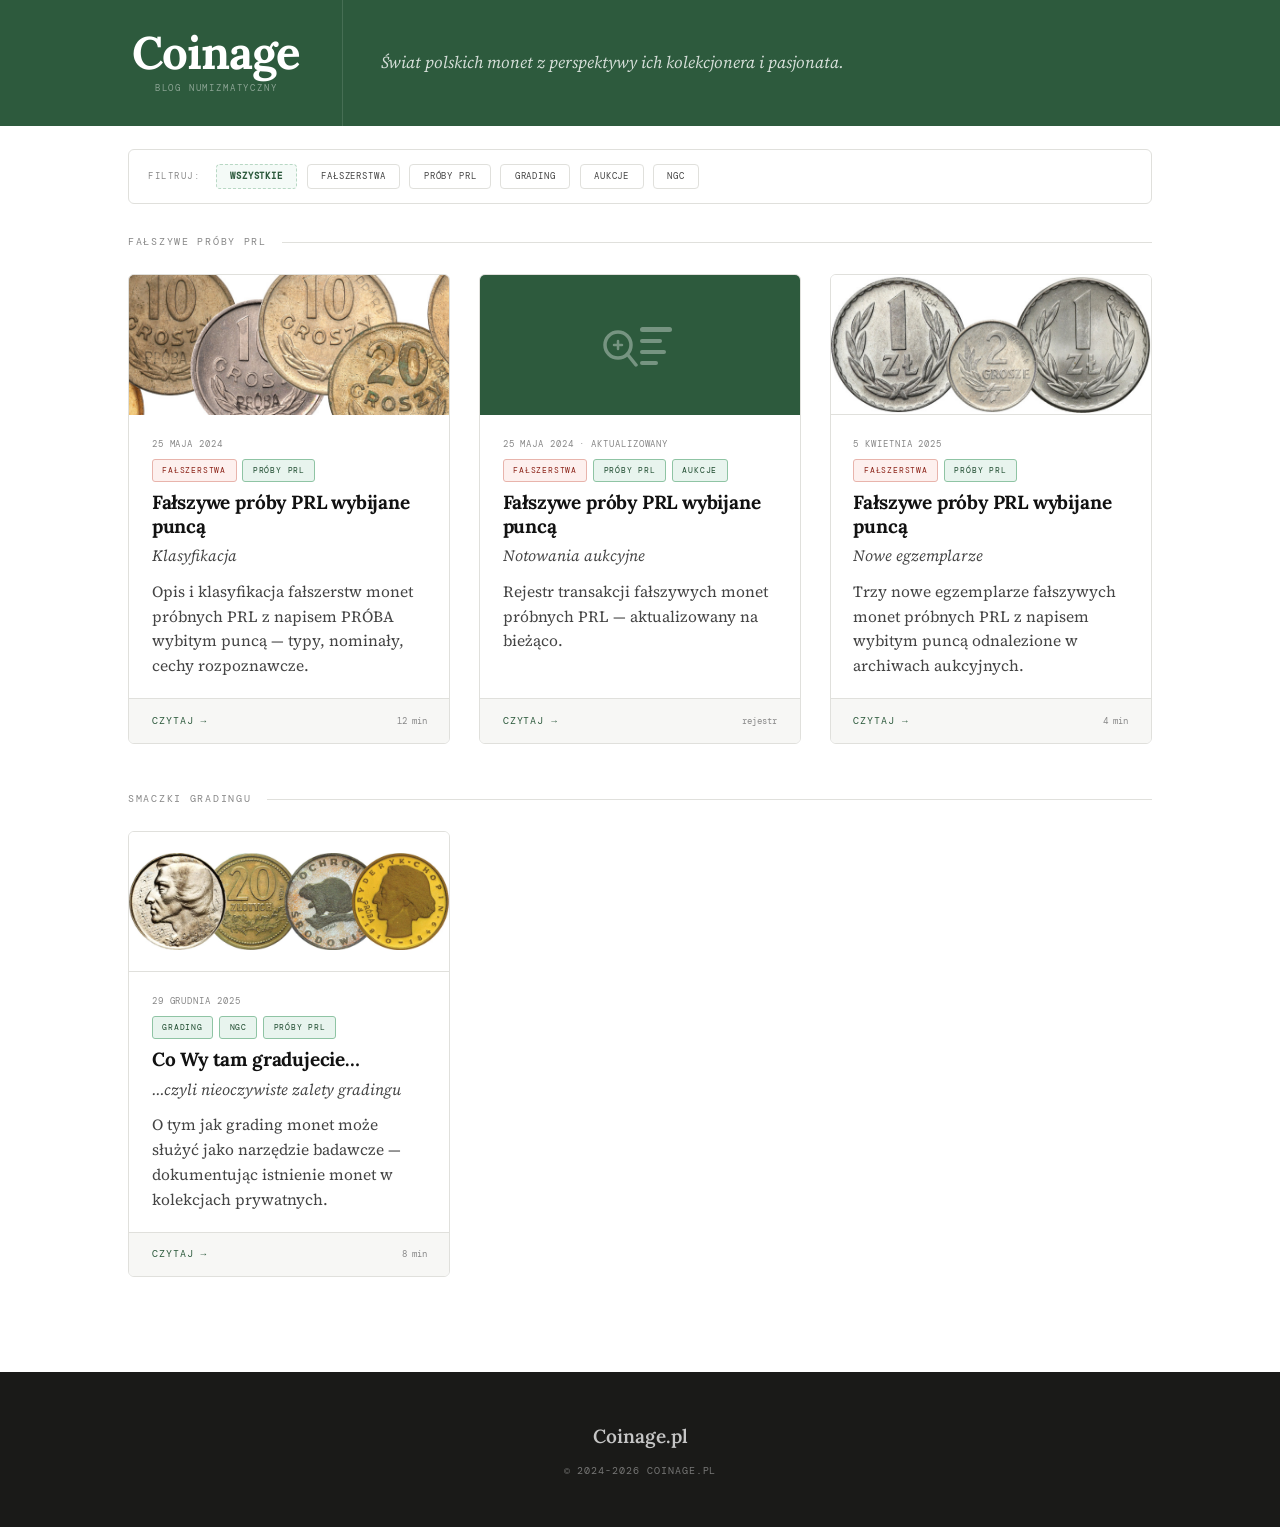
<file: index.html>
<!DOCTYPE html>
<html lang="pl">
<head>
<meta charset="UTF-8">
<meta name="viewport" content="width=device-width, initial-scale=1.0">
<title>Coinage — Blog numizmatyczny</title>
<meta name="description" content="Świat polskich monet z perspektywy kolekcjonera i pasjonata. Opracowania, klasyfikacje i rejestry aukcyjne monet próbnych PRL.">
<link rel="canonical" href="https://szelmo.github.io/coinage-blog/">
<link rel="preconnect" href="https://fonts.googleapis.com">
<link rel="preconnect" href="https://fonts.gstatic.com" crossorigin>
<link href="https://fonts.googleapis.com/css2?family=Lora:ital,wght@0,400;0,600;0,700;1,400;1,600&family=Source+Serif+4:ital,opsz,wght@0,8..60,400;0,8..60,600;1,8..60,400&family=DM+Mono:wght@400&display=swap" rel="stylesheet">
<link rel="stylesheet" href="./css/base.css">
<link rel="stylesheet" href="./css/index.css">
<script data-goatcounter="https://coinage-blog.goatcounter.com/count"
        async src="//gc.zgo.at/count.js"></script>
<link rel="sitemap" type="application/xml" href="/coinage-blog/sitemap.xml">
</head>
<body>

<div class="hero-c">
  <div class="hero-c-inner">
    <div class="hero-c-left">
      <div class="hero-c-title">Coinage</div>
      <div class="hero-c-sub">Blog numizmatyczny</div>
    </div>
    <div class="hero-c-right">
      <div class="hero-c-desc">Świat polskich monet z perspektywy ich kolekcjonera i pasjonata.</div>
    </div>
  </div>
</div>

<main class="main">

  <div class="filter-bar">
    <span class="filter-bar-label">Filtruj:</span>
    <span class="ftag ftag-all ftag-active" onclick="filterCards(this,'')">Wszystkie</span>
    <span class="ftag ftag-red" onclick="filterCards(this,'Fałszerstwa')">Fałszerstwa</span>
    <span class="ftag" onclick="filterCards(this,'Próby PRL')">Próby PRL</span>
    <span class="ftag" onclick="filterCards(this,'Grading')">Grading</span>
    <span class="ftag" onclick="filterCards(this,'Aukcje')">Aukcje</span>
    <span class="ftag" onclick="filterCards(this,'NGC')">NGC</span>
  </div>

  <div class="section-label">Fałszywe próby PRL</div>
  <div class="articles">

    <a href="./2024-05-25-falszerstwa-monet-probnych-prl-napis-proba-wybijany-punca/" class="art-card" data-tags="Fałszerstwa,Próby PRL">
      <div class="art-card-hero">
        <img loading="lazy" src="./2024-05-25-falszerstwa-monet-probnych-prl-napis-proba-wybijany-punca/img/title.jpg" alt="Monety próbne PRL — fałszerstwa z napisem PRÓBA wybitym puncą" style="width:100%;height:140px;object-fit:cover" />
      </div>
      <div class="art-card-body">
        <div class="art-card-meta">
          <span class="art-card-date">25 maja 2024</span>
          <div class="art-card-tags">
            <span class="art-card-tag red">Fałszerstwa</span>
            <span class="art-card-tag">Próby PRL</span>
          </div>
        </div>
        <div class="art-card-title">Fałszywe próby PRL wybijane puncą</div>
        <div class="art-card-subtitle">Klasyfikacja</div>
        <p class="art-card-excerpt">Opis i klasyfikacja fałszerstw monet próbnych PRL z napisem PRÓBA wybitym puncą — typy, nominały, cechy rozpoznawcze.</p>
      </div>
      <div class="art-card-footer">
        <span class="art-card-readmore">Czytaj →</span>
        <span class="art-card-readtime">12 min</span>
      </div>
    </a>

    <a href="./2024-05-25-falszerstwa-monet-probnych-prl-notowania-aukcyjne/" class="art-card" data-tags="Fałszerstwa,Próby PRL,Aukcje">
      <div class="art-card-hero" style="background:var(--green)">
        <svg width="80" height="64" viewBox="0 0 80 64" fill="none" opacity=".35">
          <circle cx="18" cy="32" r="13" stroke="#fff" stroke-width="3.5" fill="none"/>
          <line x1="28" y1="42" x2="36" y2="52" stroke="#fff" stroke-width="3.5" stroke-linecap="round"/>
          <line x1="14" y1="32" x2="22" y2="32" stroke="#fff" stroke-width="2.5" stroke-linecap="round"/>
          <line x1="18" y1="28" x2="18" y2="36" stroke="#fff" stroke-width="2.5" stroke-linecap="round"/>
          <rect x="40" y="14" width="32" height="5" rx="2.5" fill="#fff"/>
          <rect x="40" y="26" width="22" height="4" rx="2" fill="#fff"/>
          <rect x="40" y="37" width="26" height="4" rx="2" fill="#fff"/>
          <rect x="40" y="48" width="18" height="4" rx="2" fill="#fff"/>
        </svg>
      </div>
      <div class="art-card-body">
        <div class="art-card-meta">
          <span class="art-card-date">25 maja 2024 · aktualizowany</span>
          <div class="art-card-tags">
            <span class="art-card-tag red">Fałszerstwa</span>
            <span class="art-card-tag">Próby PRL</span>
            <span class="art-card-tag">Aukcje</span>
          </div>
        </div>
        <div class="art-card-title">Fałszywe próby PRL wybijane puncą</div>
        <div class="art-card-subtitle">Notowania aukcyjne</div>
        <p class="art-card-excerpt">Rejestr transakcji fałszywych monet próbnych PRL — aktualizowany na bieżąco.</p>
      </div>
      <div class="art-card-footer">
        <span class="art-card-readmore">Czytaj →</span>
        <span class="art-card-readtime">rejestr</span>
      </div>
    </a>

    <a href="./2025-04-05-nowe-falszywe-proby-prl-wybijane-punca/" class="art-card" data-tags="Fałszerstwa,Próby PRL">
      <div class="art-card-hero" style="background:#fff;border-bottom:1px solid var(--rule)">
        <img loading="lazy" src="./2025-04-05-nowe-falszywe-proby-prl-wybijane-punca/img/title.png" alt="Fałszywe próby PRL wybijane puncą — nowe egzemplarze" style="max-height:140px;width:auto;object-fit:contain" />
      </div>
      <div class="art-card-body">
        <div class="art-card-meta">
          <span class="art-card-date">5 kwietnia 2025</span>
          <div class="art-card-tags">
            <span class="art-card-tag red">Fałszerstwa</span>
            <span class="art-card-tag">Próby PRL</span>
          </div>
        </div>
        <div class="art-card-title">Fałszywe próby PRL wybijane puncą</div>
        <div class="art-card-subtitle">Nowe egzemplarze</div>
        <p class="art-card-excerpt">Trzy nowe egzemplarze fałszywych monet próbnych PRL z napisem wybitym puncą odnalezione w archiwach aukcyjnych.</p>
      </div>
      <div class="art-card-footer">
        <span class="art-card-readmore">Czytaj →</span>
        <span class="art-card-readtime">4 min</span>
      </div>
    </a>

  </div>

  <div class="section-label">Smaczki gradingu</div>
  <div class="articles">

    <a href="./2025-12-29-co-wy-tam-gradujecie/" class="art-card" data-tags="Grading,NGC,Próby PRL">
      <div class="art-card-hero" style="background:#fff;border-bottom:1px solid var(--rule)">
        <img loading="lazy" src="./2025-12-29-co-wy-tam-gradujecie/img/title-3.png" alt="Monety próbne PRL w slabbach NGC — Co Wy tam gradujecie" style="max-height:140px;width:auto;object-fit:contain" />
      </div>
      <div class="art-card-body">
        <div class="art-card-meta">
          <span class="art-card-date">29 grudnia 2025</span>
          <div class="art-card-tags">
            <span class="art-card-tag">Grading</span>
            <span class="art-card-tag">NGC</span>
            <span class="art-card-tag">Próby PRL</span>
          </div>
        </div>
        <div class="art-card-title">Co Wy tam gradujecie…</div>
        <div class="art-card-subtitle">…czyli nieoczywiste zalety gradingu</div>
        <p class="art-card-excerpt">O tym jak grading monet może służyć jako narzędzie badawcze — dokumentując istnienie monet w kolekcjach prywatnych.</p>
      </div>
      <div class="art-card-footer">
        <span class="art-card-readmore">Czytaj →</span>
        <span class="art-card-readtime">8 min</span>
      </div>
    </a>

  </div>

</main>

<footer class="site-footer">
  <div class="footer-logo">Coinage.pl</div>
  <p class="footer-copy">© 2024-2026 coinage.pl</p>
</footer>

<script>
function filterCards(el, tag) {
  document.querySelectorAll('.ftag').forEach(function(t){ t.classList.remove('ftag-active'); });
  el.classList.add('ftag-active');
  document.querySelectorAll('.art-card').forEach(function(card) {
    var match = !tag || (card.dataset.tags||'').indexOf(tag) !== -1;
    card.classList.toggle('dimmed', !match);
  });
}
</script>

</body>
</html>
</file>
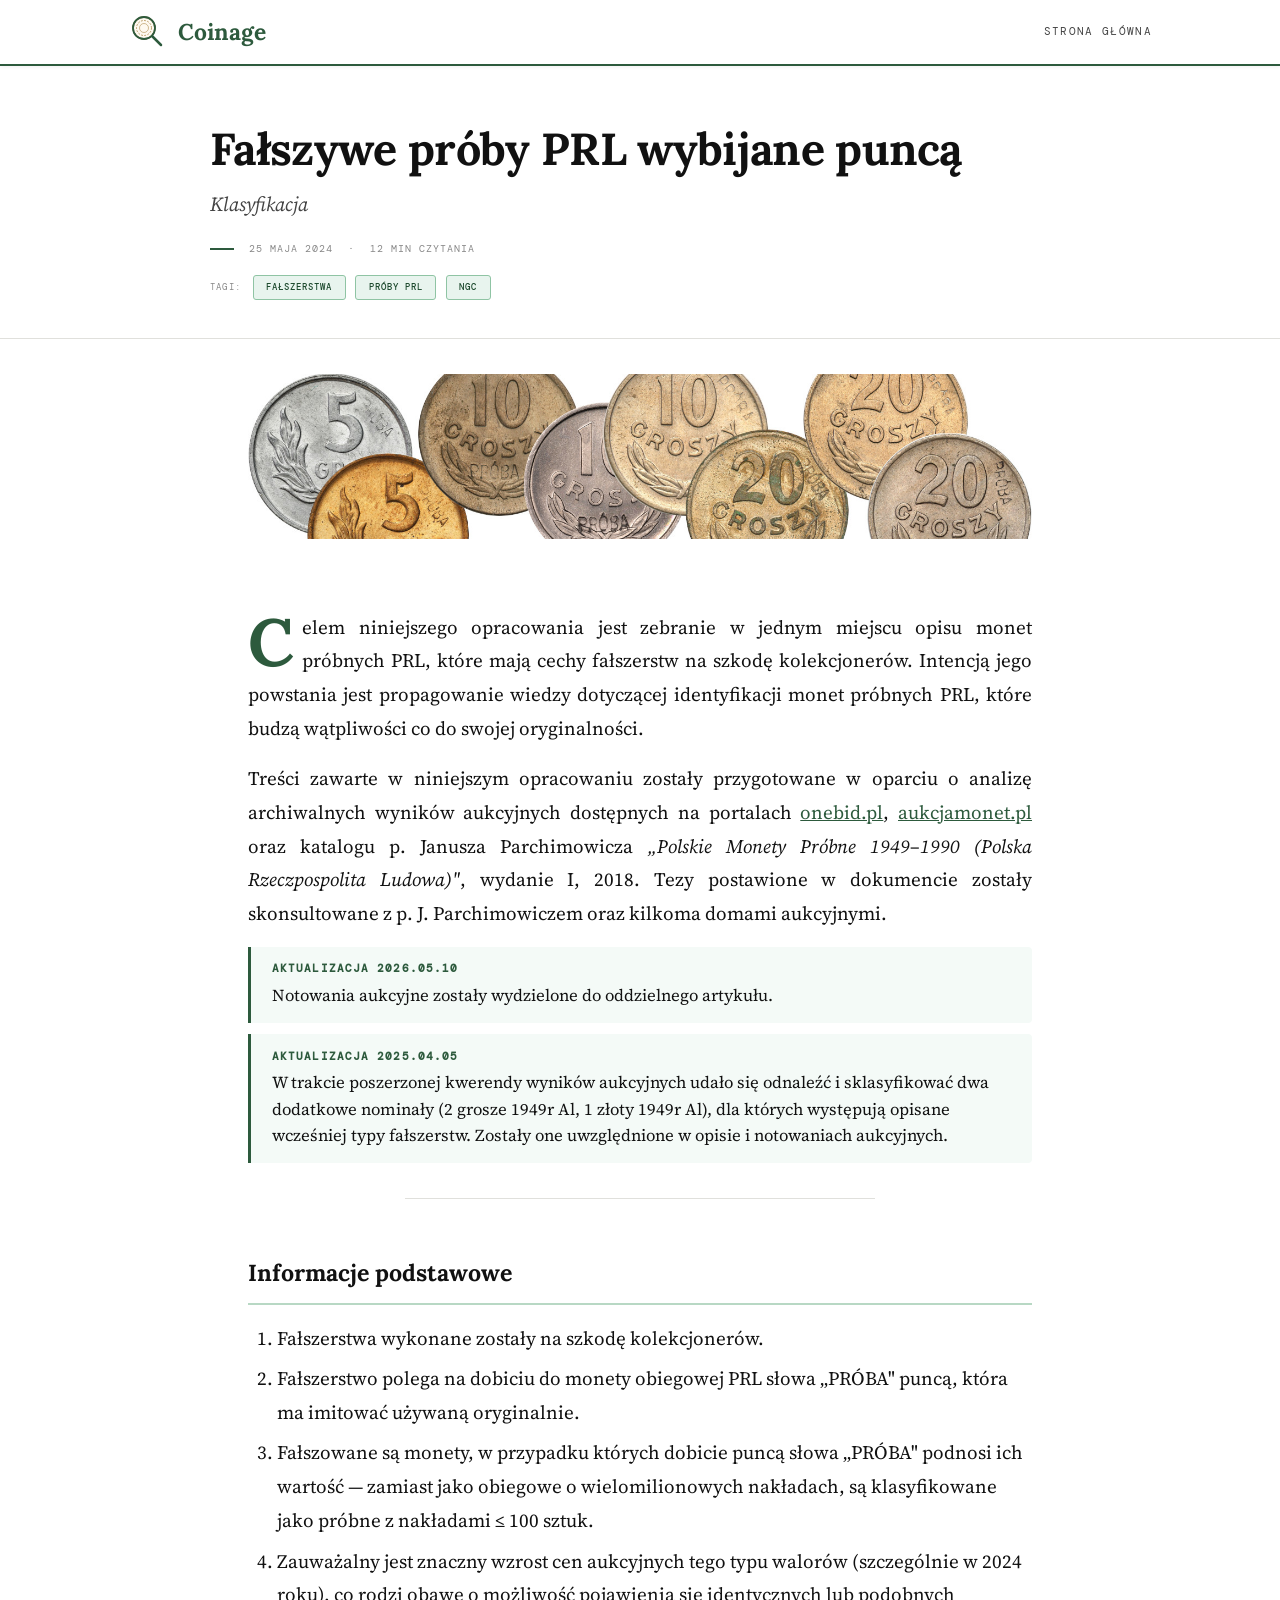
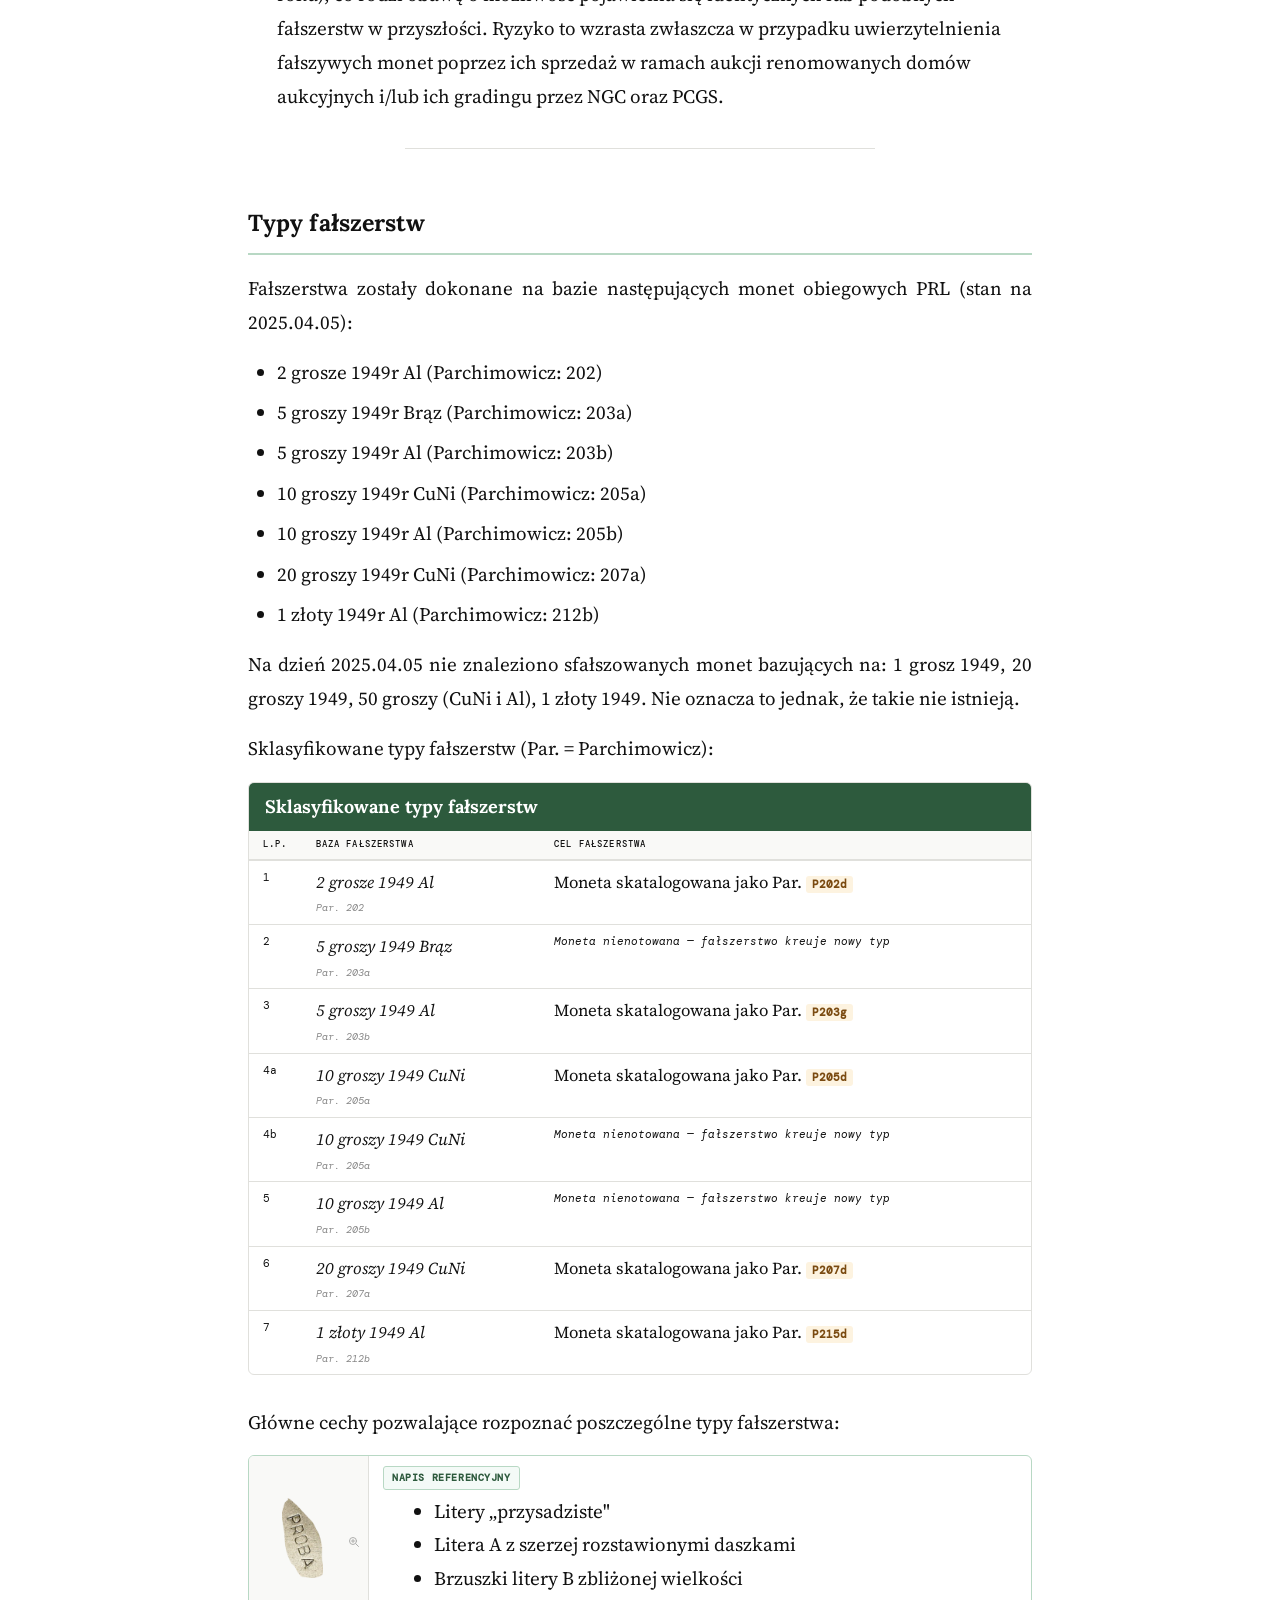
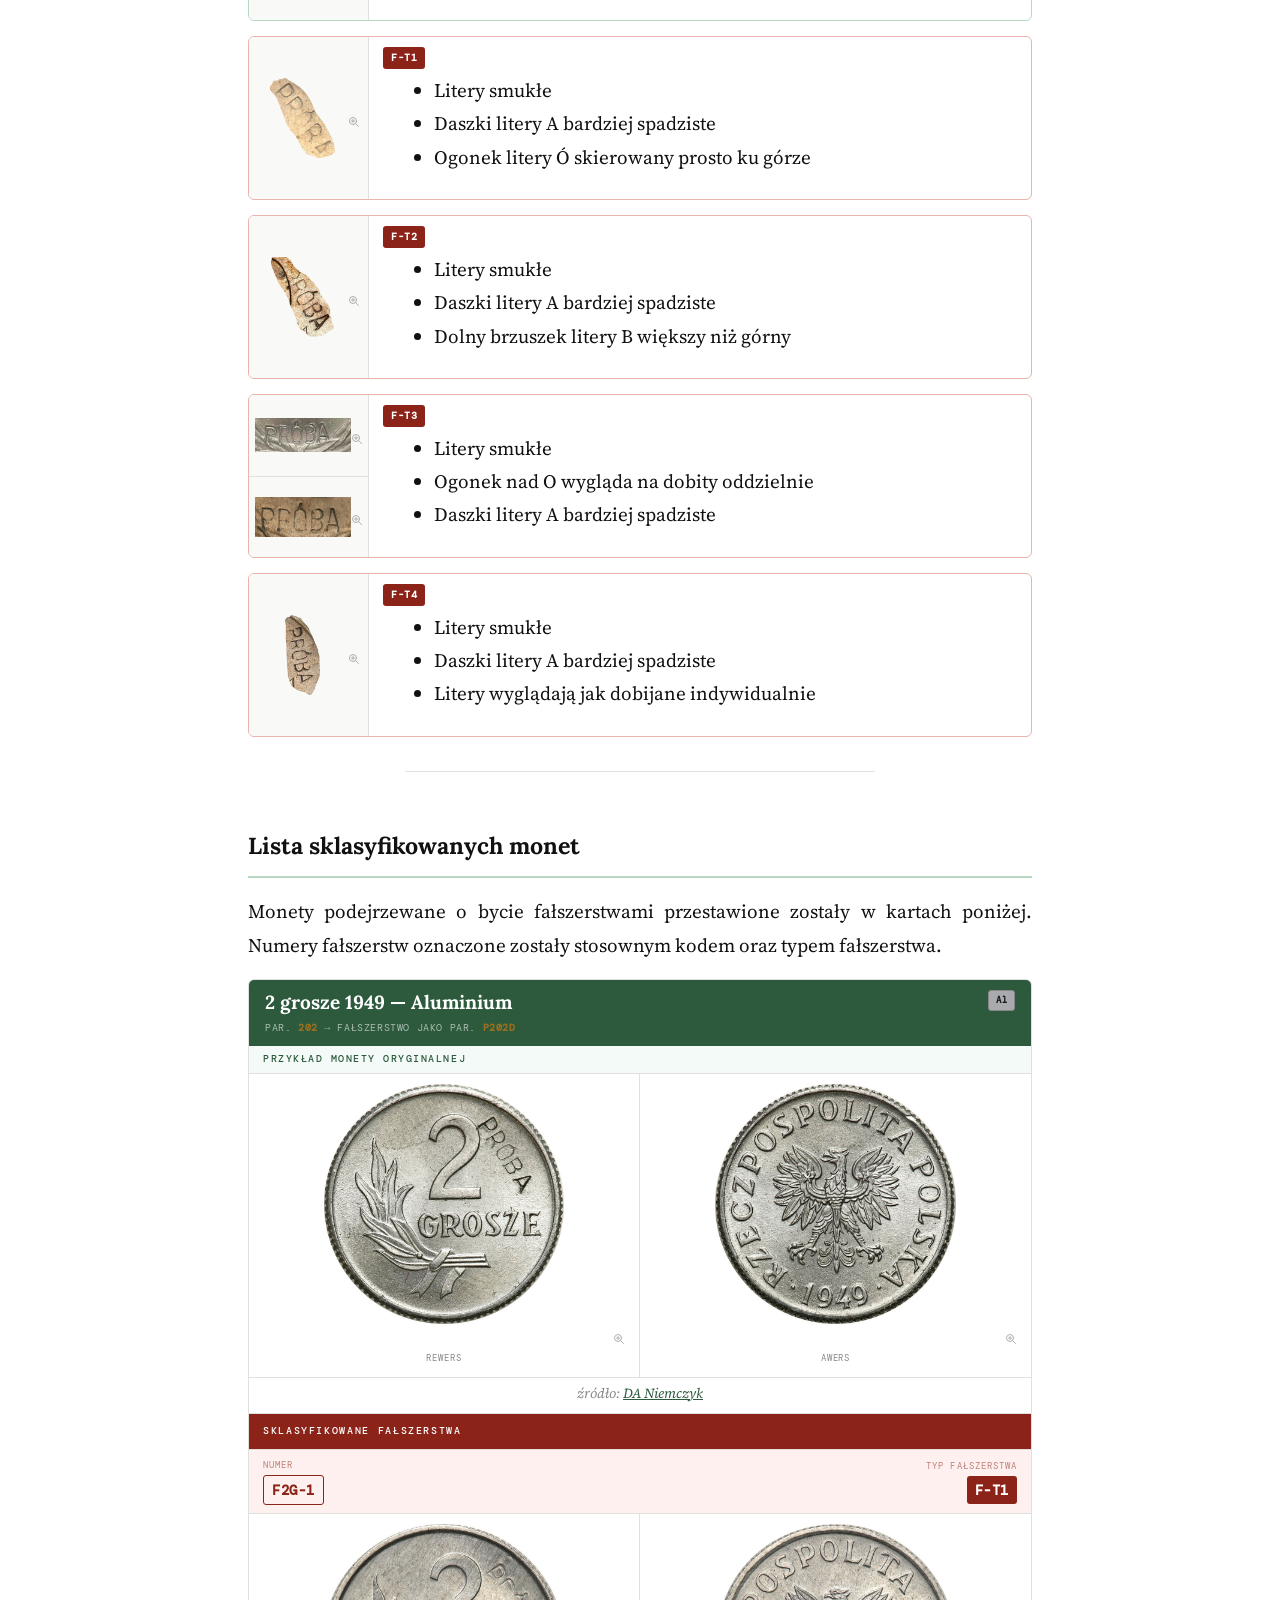
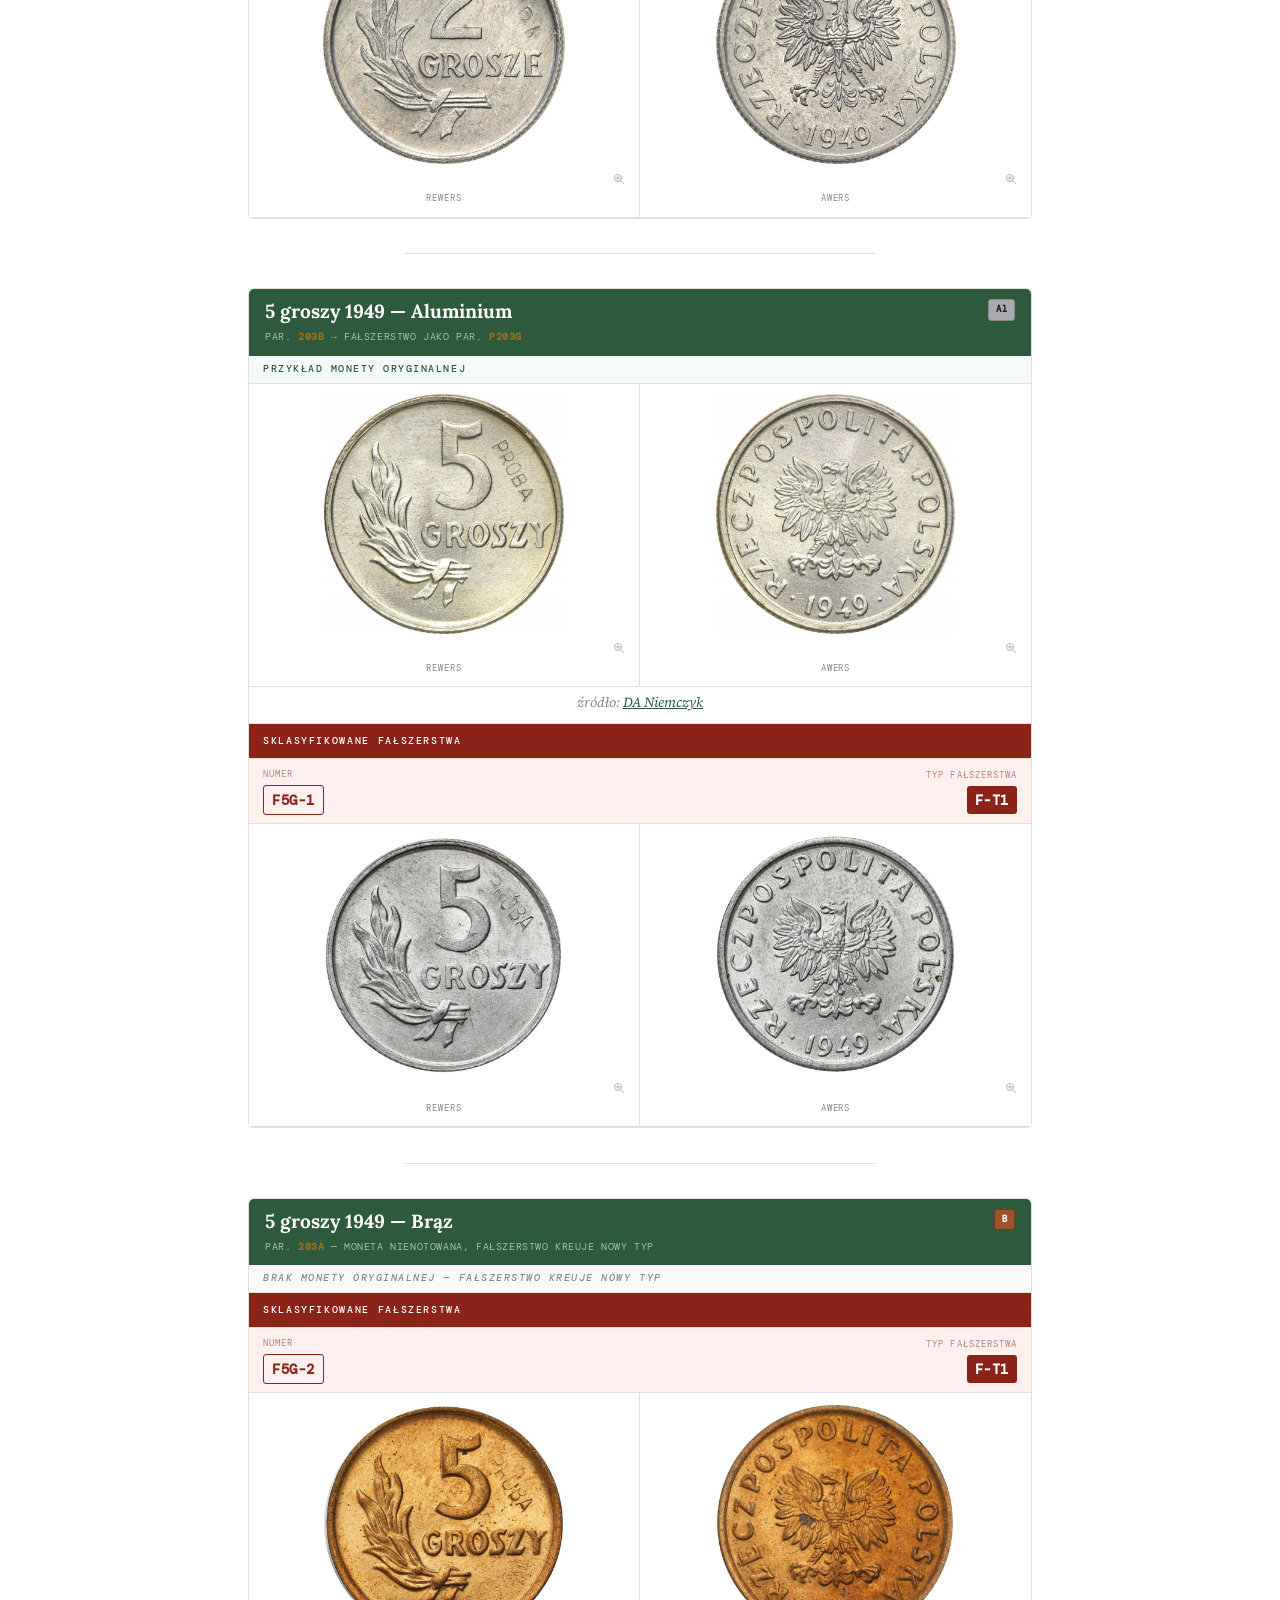
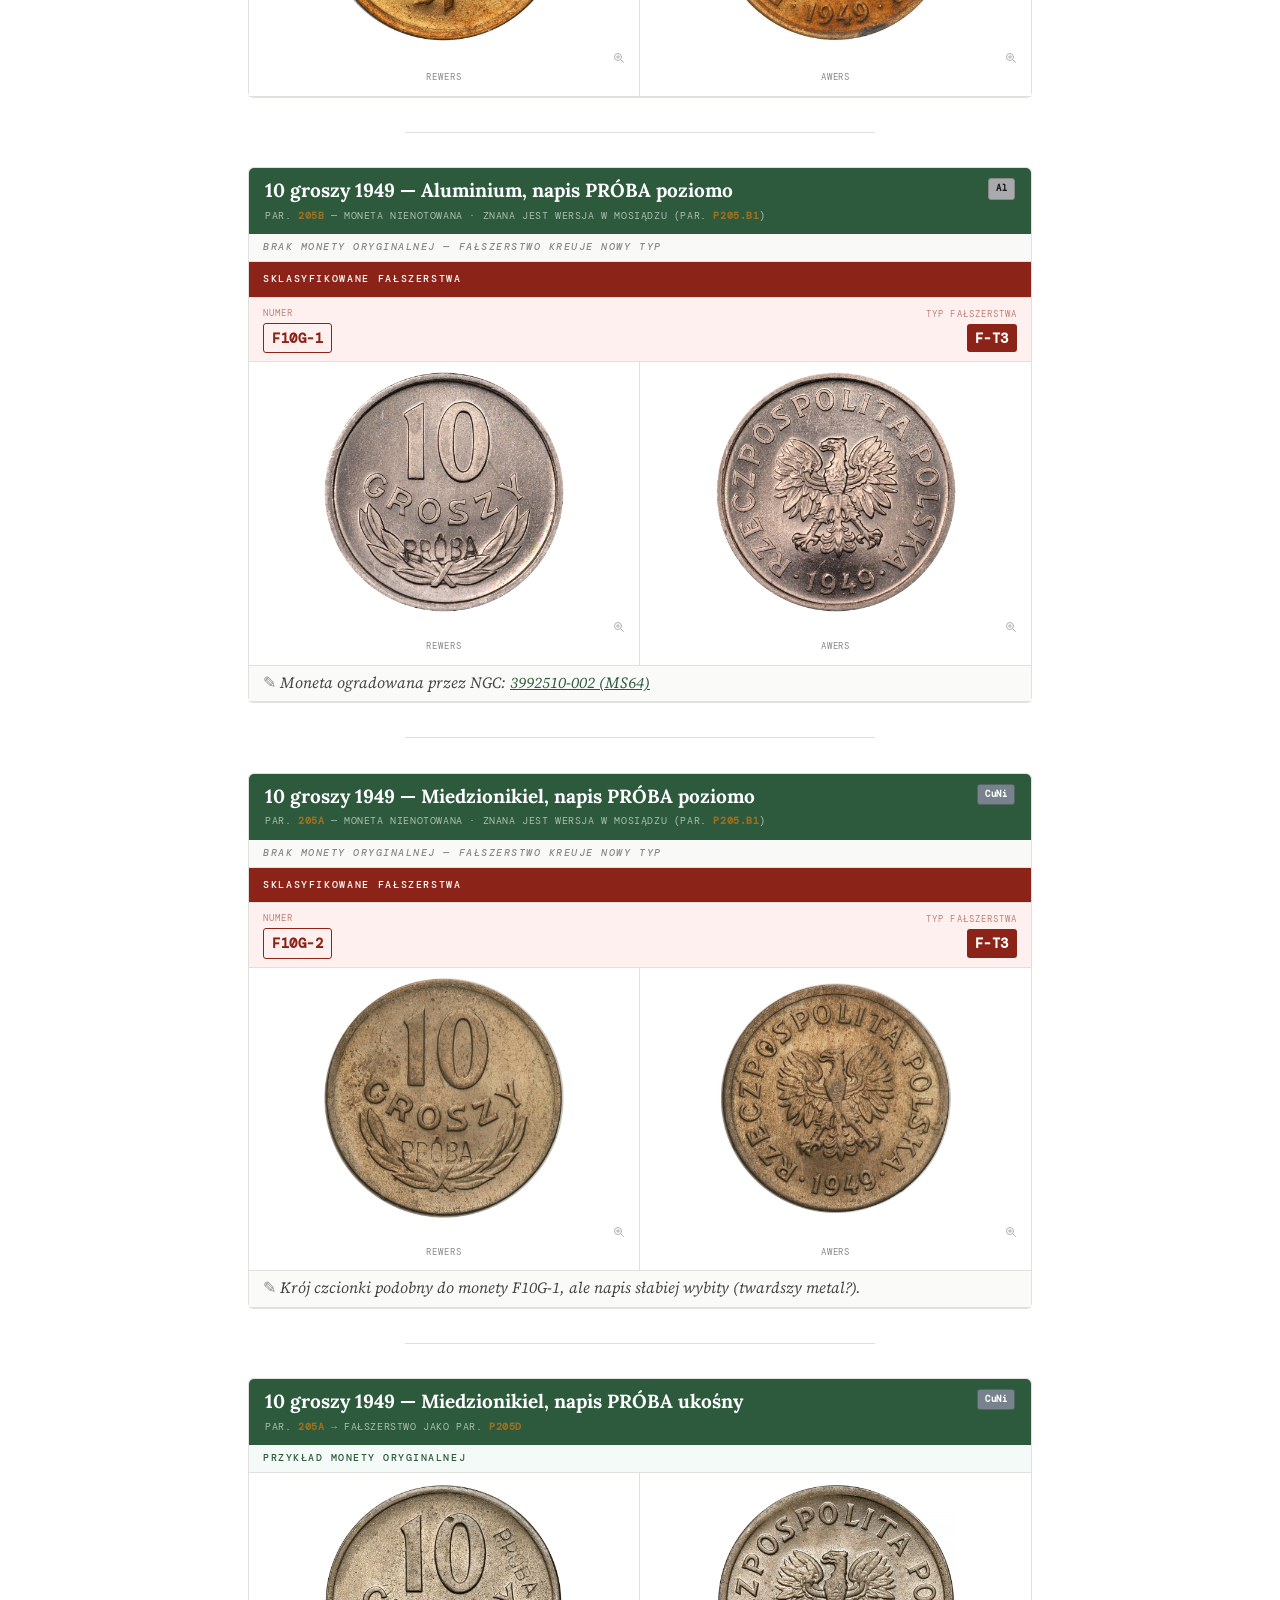
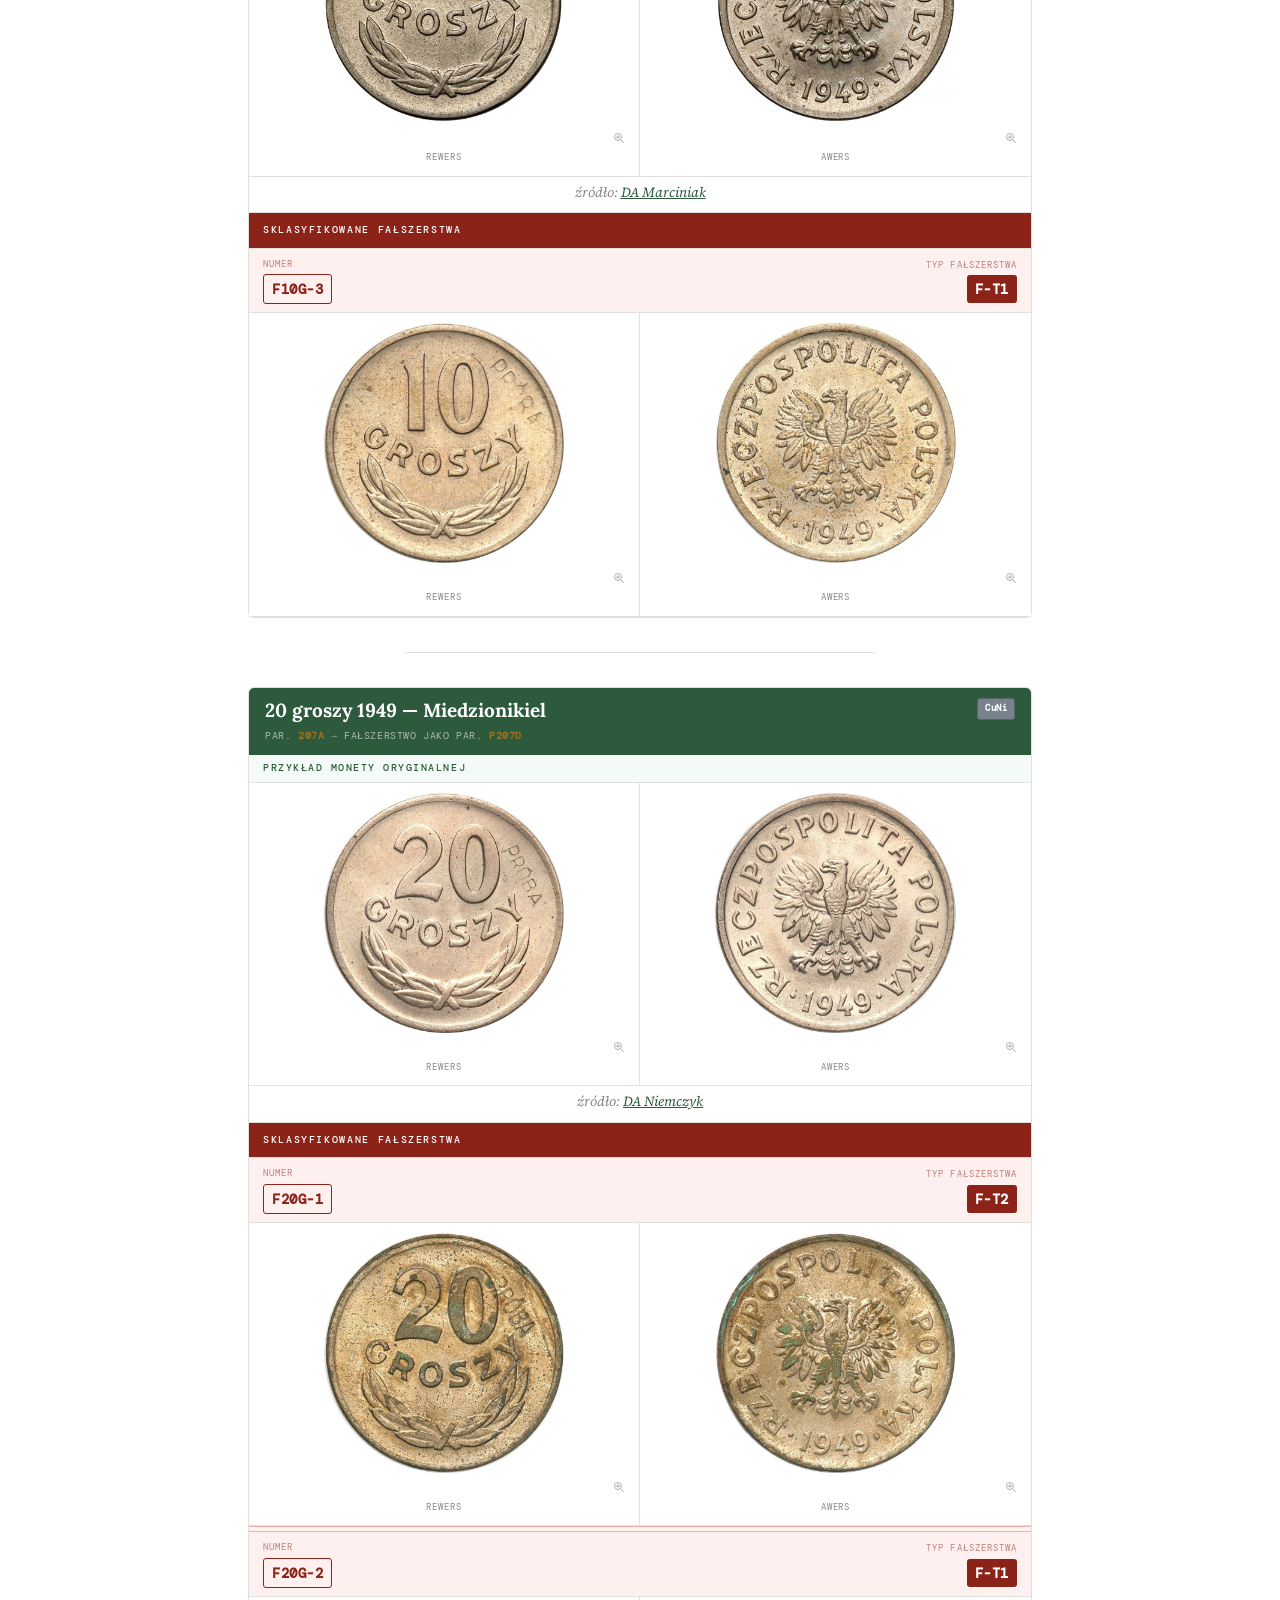
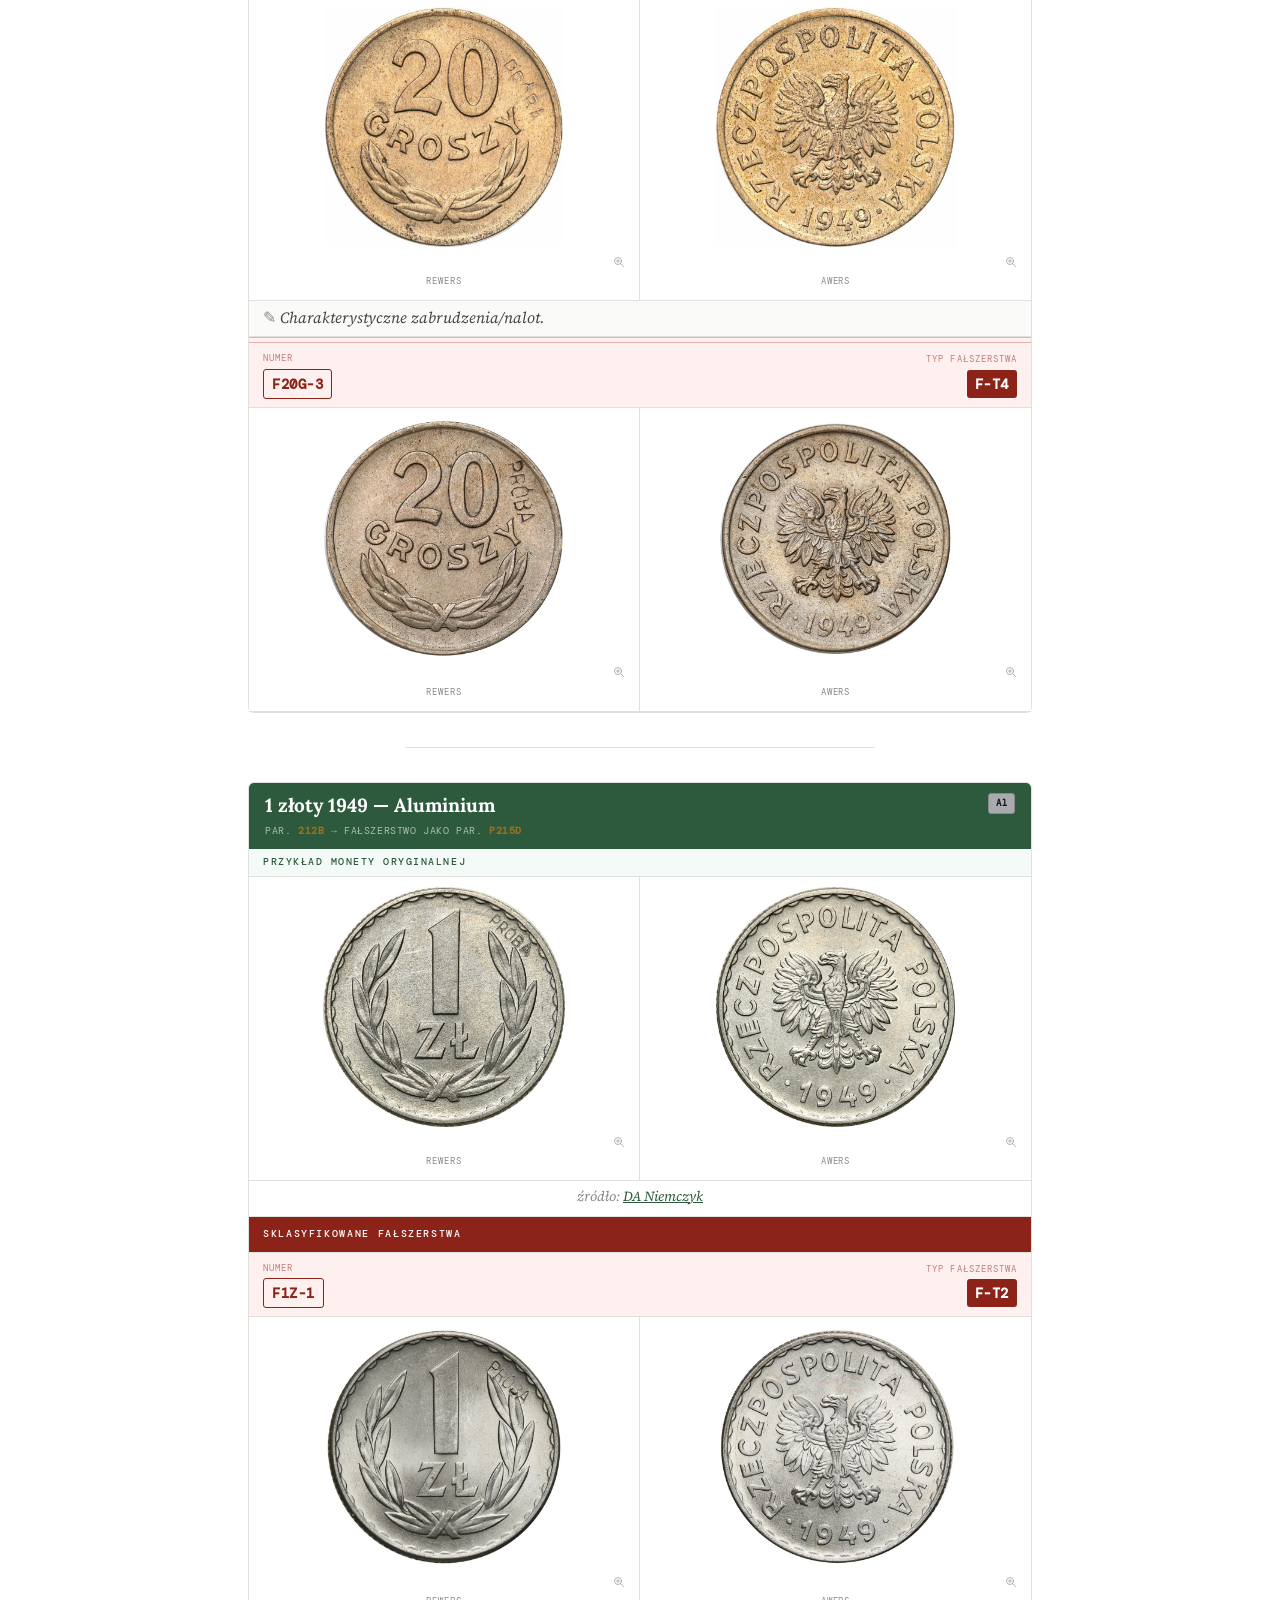
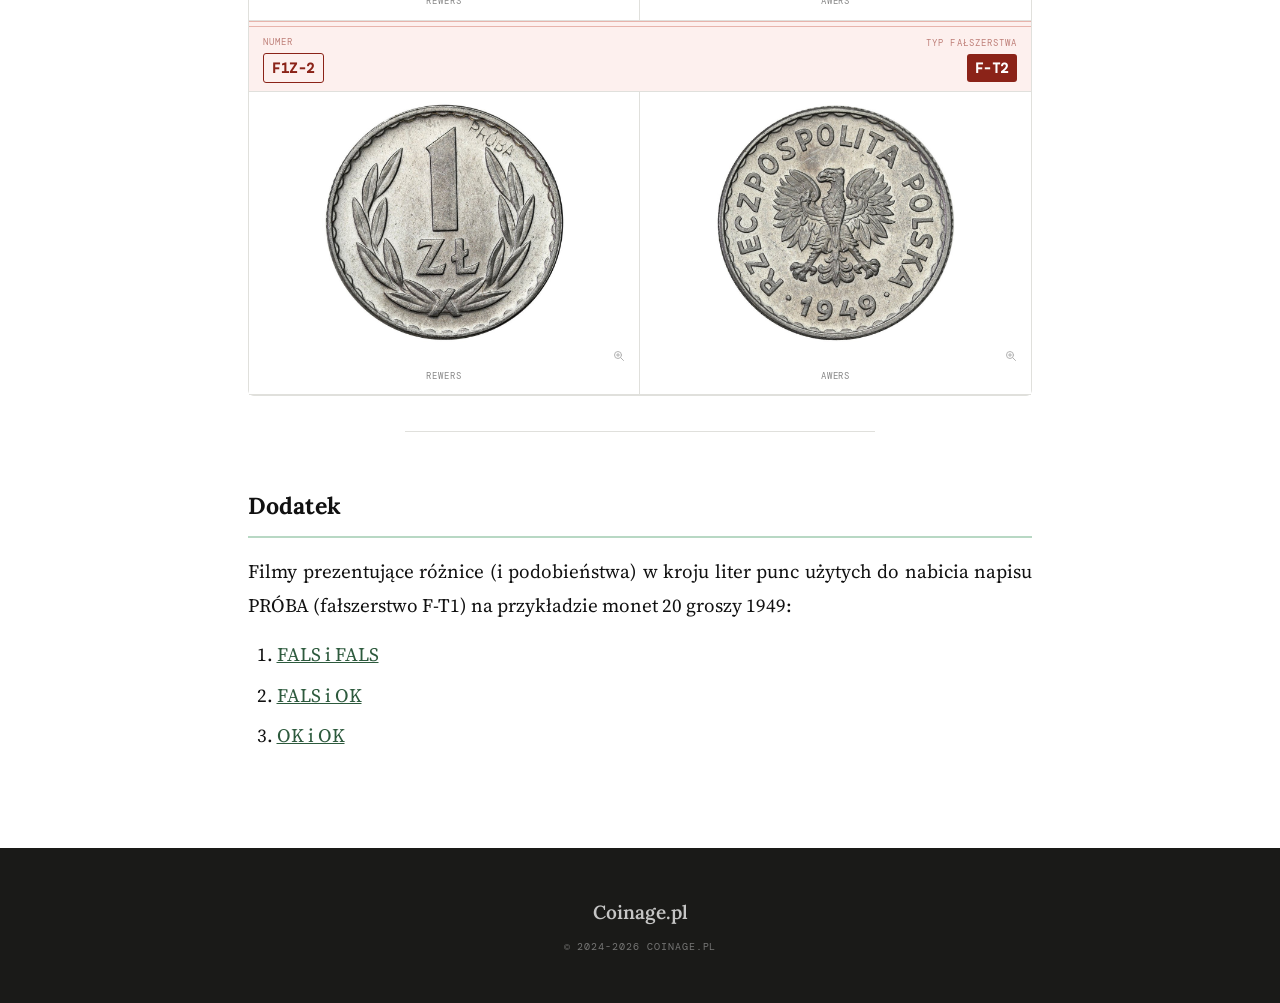
<file: 2024-05-25-falszerstwa-monet-probnych-prl-napis-proba-wybijany-punca/index.html>
<!DOCTYPE html>
<html lang="pl">
<head>
<meta charset="UTF-8">
<meta name="viewport" content="width=device-width, initial-scale=1.0">
<title>Fałszywe próby PRL wybijane puncą — Klasyfikacja — Coinage</title>
<meta name="description" content="Opis i klasyfikacja fałszerstw monet próbnych PRL z napisem PRÓBA wybitym puncą — typy, nominały, cechy rozpoznawcze.">
<link rel="canonical" href="https://szelmo.github.io/coinage-blog/2024-05-25-falszerstwa-monet-probnych-prl-napis-proba-wybijany-punca/">
<link rel="preconnect" href="https://fonts.googleapis.com">
<link rel="preconnect" href="https://fonts.gstatic.com" crossorigin>
<link href="https://fonts.googleapis.com/css2?family=Lora:ital,wght@0,400;0,600;0,700;1,400;1,600&family=Source+Serif+4:ital,opsz,wght@0,8..60,400;0,8..60,600;1,8..60,400&family=DM+Mono:wght@400&display=swap" rel="stylesheet">
<link rel="stylesheet" href="../css/base.css">
<link rel="stylesheet" href="../css/article.css">
<script data-goatcounter="https://coinage-blog.goatcounter.com/count"
        async src="//gc.zgo.at/count.js"></script>
<style>
/* ── KARTY MONET ── */
.coin-card{border:1px solid var(--rule);border-radius:6px;overflow:visible;font-family:var(--serif);margin-bottom:1.6rem}
.coin-header{background:var(--green);padding:10px 16px;display:flex;justify-content:space-between;align-items:flex-start;gap:10px;border-radius:5px 5px 0 0}
.coin-header-title{font-family:var(--heading);font-size:1rem;font-weight:700;color:#fff;line-height:1.3}
.coin-header-meta{font-family:var(--mono);font-size:.52rem;color:rgba(255,255,255,.6);letter-spacing:.06em;text-transform:uppercase;margin-top:4px}
.catnum{color:var(--gold);font-weight:700}
.cc-sec-label{font-family:var(--mono);font-size:.5rem;letter-spacing:.16em;text-transform:uppercase;font-weight:500;padding:5px 14px;border-bottom:1px solid var(--rule)}
.cc-sec-label.orig{color:var(--green);background:var(--green-lt)}
.cc-sec-label.fake{background:var(--red);color:#fff;font-size:.54rem;padding:8px 14px}
.cc-sec-label.no-orig{color:var(--text-faint);background:#f9f9f7;font-style:italic}
.coin-row{display:grid;grid-template-columns:1fr 1fr;border-bottom:1px solid var(--rule);background:#fff}
.coin-img-cell{padding:10px 14px;text-align:center}
.coin-img-cell:first-child{border-right:1px solid var(--rule)}
.coin-img-cell img{max-height:240px;width:auto;margin:0 auto;cursor:zoom-in}
.img-label{font-family:var(--mono);font-size:.46rem;color:var(--text-faint);letter-spacing:.1em;text-transform:uppercase;margin-top:5px}
.coin-src{font-size:.73rem;font-style:italic;color:var(--text-faint);text-align:center;padding:4px 14px 7px;border-bottom:1px solid var(--rule);background:#fff}
.fake-meta{display:flex;align-items:center;justify-content:space-between;padding:8px 14px;border-bottom:1px solid var(--rule);background:var(--red-bg)}
.fake-meta-left{display:flex;flex-direction:column;gap:2px}
.fake-meta-right{display:flex;flex-direction:column;gap:2px;align-items:flex-end}
.meta-label{font-family:var(--mono);font-size:.46rem;letter-spacing:.12em;text-transform:uppercase;color:rgba(139,35,24,.55)}
.badge-num{font-family:var(--mono);font-size:.72rem;font-weight:700;color:var(--red);border:1.5px solid var(--red);border-radius:3px;padding:2px 8px;letter-spacing:.04em;display:inline-block}
.badge-type{font-family:var(--mono);font-size:.72rem;font-weight:700;background:var(--red);color:#fff;border-radius:3px;padding:2px 8px;letter-spacing:.04em;display:inline-block}
.fake-note{font-size:.82rem;font-style:italic;color:var(--text-dim);padding:5px 14px 6px;border-bottom:1px solid var(--rule);background:#fafaf8;line-height:1.55}
.fake-note::before{content:"✎ ";font-style:normal;color:var(--text-faint)}
.sec-sep{height:6px;background:var(--red-bg);border-bottom:1px solid var(--red-bdr);border-top:1px solid var(--red-bdr)}
/* TABELA BAZA→CEL */
.tbl-wrap{border:1px solid var(--rule);border-radius:6px;overflow:hidden;margin-bottom:1.6rem}
.tbl-head{background:var(--green);padding:8px 16px;font-family:var(--heading);font-size:.95rem;font-weight:700;color:#fff}
table.baza{width:100%;border-collapse:collapse;font-family:var(--serif);font-size:.88rem}
table.baza th{font-family:var(--mono);font-size:.46rem;letter-spacing:.13em;text-transform:uppercase;color:var(--text);padding:6px 14px;border-bottom:2px solid var(--rule);text-align:left;background:#f9f9f7;font-weight:500}
table.baza td{padding:7px 14px;border-bottom:1px solid var(--rule);vertical-align:top;color:var(--text)}
table.baza tr:last-child td{border-bottom:none}
table.baza tr:hover td{background:#fafaf8}
.td-num{font-family:var(--mono);font-size:.58rem;color:var(--text-faint);white-space:nowrap}
.td-baza{font-style:italic}
.par-ref{font-family:var(--mono);font-size:.52rem;color:var(--text-faint);display:block;margin-top:2px}
.par-num{font-family:var(--mono);font-size:.6rem;font-weight:700;background:#fdf3e0;color:#7a4a10;border-radius:3px;padding:1px 6px}
.no-orig-cell{font-family:var(--mono);font-size:.58rem;color:var(--text-faint);font-style:italic}
/* PUNCA CARDS */
.punca-card{border:1px solid var(--rule);border-radius:6px;overflow:hidden;margin-bottom:.8rem;display:grid;grid-template-columns:120px 1fr;background:#fff}
.punca-card.ref-card{border-color:var(--green-bdr)}
.punca-card.fake-card{border-color:var(--red-bdr)}
.punca-img{background:#f9f9f7;display:flex;align-items:center;justify-content:center;border-right:1px solid var(--rule);min-height:90px;padding:8px}
.punca-img img{max-height:80px;width:auto;margin:0 auto;cursor:zoom-in}
.punca-img-double{display:flex;flex-direction:column;background:#f9f9f7;border-right:1px solid var(--rule)}
.punca-img-double div{display:flex;align-items:center;justify-content:center;padding:8px 12px;flex:1}
.punca-img-double div:first-child{border-bottom:1px solid var(--rule)}
.punca-img-double img{max-height:56px;max-width:96px;width:auto;object-fit:contain;cursor:zoom-in}
.punca-body{padding:10px 14px}
.punca-badge-row{display:flex;align-items:center;gap:8px;margin-bottom:6px}
.punca-badge-ref{font-family:var(--mono);font-size:.52rem;font-weight:700;background:var(--green-lt);color:var(--green);border:1px solid var(--green-bdr);border-radius:3px;padding:2px 8px;letter-spacing:.06em;text-transform:uppercase}
.punca-badge-type{font-family:var(--mono);font-size:.52rem;font-weight:700;background:var(--red);color:#fff;border-radius:3px;padding:2px 8px;letter-spacing:.06em}
.punca-desc{font-size:.82rem;color:var(--text);line-height:1.65;margin:0;padding-left:1.2rem}
.punca-desc li{margin-bottom:2px}
/* LIGHTBOX */
.lightbox{display:none;position:fixed;top:0;left:0;width:100%;height:100%;background:rgba(0,0,0,.88);z-index:9999;align-items:center;justify-content:center;cursor:zoom-out}
.lightbox img{max-width:92%;max-height:92vh;border-radius:4px;box-shadow:0 4px 32px rgba(0,0,0,.6)}
/* ZOOM */
.zoom-hint{display:block;text-align:right;margin-top:3px;line-height:1;cursor:zoom-in}
.zoom-hint svg{width:12px;height:12px;opacity:.32;vertical-align:middle;transition:opacity .15s}
.zoom-hint:hover svg{opacity:.7}
hr.section-hr{border:none;border-top:1px solid var(--rule);width:60%;margin:1.8rem auto}
.sec-title{font-family:var(--heading);font-size:.95rem;font-weight:700;color:var(--text);margin:0 0 .8rem;padding-bottom:.5rem;border-bottom:2px solid var(--green-bdr)}
.update-box ul{margin:.2rem 0 0 1.1rem;padding:0}
.update-box ul li{font-size:.88rem;line-height:1.6}
.updates-older summary{font-family:var(--mono);font-size:.52rem;letter-spacing:.1em;text-transform:uppercase;color:var(--green);cursor:pointer;user-select:none;padding:.35rem 0;display:inline-flex;align-items:center;gap:.4rem;list-style:none}
.updates-older summary::-webkit-details-marker{display:none}
.updates-older summary::before{content:'▶';font-size:.5rem;transition:transform .2s;display:inline-block}
.updates-older[open] summary::before{transform:rotate(90deg)}
@media(max-width:640px){.coin-card .coin-row{grid-template-columns:1fr}}
</style>
<link rel="sitemap" type="application/xml" href="/coinage-blog/sitemap.xml">
</head>
<body>

<header class="site-header">
  <div class="header-inner">
    <a href="/coinage-blog/" class="logo">
      <svg width="40" height="40" viewBox="0 0 40 40" fill="none">
        <circle cx="16" cy="16" r="11" fill="#fef9f0" stroke="#a07830" stroke-width="1.4"/>
        <circle cx="16" cy="16" r="7.5" fill="none" stroke="#a07830" stroke-width=".7" stroke-dasharray="1.8 1.4"/>
        <circle cx="16" cy="16" r="4.5" fill="none" stroke="#a07830" stroke-width=".5"/>
        <line x1="24.5" y1="24.5" x2="33" y2="33" stroke="#2d5a3d" stroke-width="2.5" stroke-linecap="round"/>
        <circle cx="16" cy="16" r="11" fill="none" stroke="#2d5a3d" stroke-width="1.8"/>
      </svg>
      <div class="logo-text">
        <span class="logo-name">Coinage</span>
        
      </div>
    </a>
    <nav class="site-nav">
      <a href="/coinage-blog/">Strona główna</a>
    </nav>
  </div>
</header>

<article>
  <div class="art-hdr">
    <div class="art-hdr-inner">
      <h1 class="art-title">Fałszywe próby PRL wybijane puncą</h1>
      <p class="art-intro-sub">Klasyfikacja</p>
      <div class="art-meta">
        <span>25 maja 2024</span>
        <span>·</span>
        <span>12 min czytania</span>
      </div>
      <div class="art-cats">
        <span class="art-cats-label">Tagi:</span>
        <span class="art-cat">Fałszerstwa</span>
        <span class="art-cat">Próby PRL</span>
        <span class="art-cat">NGC</span>
      </div>
    </div>
  </div>

  <div class="hero-wrap">
    <img loading="lazy" src="img/title.jpg" alt="Fałszerstwa monet próbnych PRL — napis PRÓBA wybijany puncą" />
  </div>

  <div class="art-body">
    <br>

    <p class="drop-cap">Celem niniejszego opracowania jest zebranie w jednym miejscu opisu monet próbnych PRL, które mają cechy fałszerstw na szkodę kolekcjonerów. Intencją jego powstania jest propagowanie wiedzy dotyczącej identyfikacji monet próbnych PRL, które budzą wątpliwości co do swojej oryginalności.</p>

    <p>Treści zawarte w niniejszym opracowaniu zostały przygotowane w oparciu o analizę archiwalnych wyników aukcyjnych dostępnych na portalach <a href="http://onebid.pl" target="_blank" rel="noopener">onebid.pl</a>, <a href="https://archiwum.niemczyk.pl/" target="_blank" rel="noopener">aukcjamonet.pl</a> oraz katalogu p. Janusza Parchimowicza <em>„Polskie Monety Próbne 1949–1990 (Polska Rzeczpospolita Ludowa)"</em>, wydanie I, 2018. Tezy postawione w dokumencie zostały skonsultowane z p. J. Parchimowiczem oraz kilkoma domami aukcyjnymi.</p>

    <div class="update-box">
      <span class="update-date">Aktualizacja 2026.05.10</span>
      Notowania aukcyjne zostały wydzielone do oddzielnego artykułu. 
    </div>
    <div class="update-box">
      <span class="update-date">Aktualizacja 2025.04.05</span>
      W trakcie poszerzonej kwerendy wyników aukcyjnych udało się odnaleźć i sklasyfikować dwa dodatkowe nominały (2 grosze 1949r Al, 1 złoty 1949r Al), dla których występują opisane wcześniej typy fałszerstw. Zostały one uwzględnione w opisie i notowaniach aukcyjnych.
    </div>

    <hr class="section-hr">

    <h2>Informacje podstawowe</h2>

    <ol>
      <li>Fałszerstwa wykonane zostały na szkodę kolekcjonerów.</li>
      <li>Fałszerstwo polega na dobiciu do monety obiegowej PRL słowa „PRÓBA" puncą, która ma imitować używaną oryginalnie.</li>
      <li>Fałszowane są monety, w przypadku których dobicie puncą słowa „PRÓBA" podnosi ich wartość — zamiast jako obiegowe o wielomilionowych nakładach, są klasyfikowane jako próbne z nakładami ≤ 100 sztuk.</li>
      <li>Zauważalny jest znaczny wzrost cen aukcyjnych tego typu walorów (szczególnie w 2024 roku), co rodzi obawę o możliwość pojawienia się identycznych lub podobnych fałszerstw w przyszłości. Ryzyko to wzrasta zwłaszcza w przypadku uwierzytelnienia fałszywych monet poprzez ich sprzedaż w ramach aukcji renomowanych domów aukcyjnych i/lub ich gradingu przez NGC oraz PCGS.</li>
    </ol>

    <hr class="section-hr">

    <h2>Typy fałszerstw</h2>

    <p>Fałszerstwa zostały dokonane na bazie następujących monet obiegowych PRL (stan na 2025.04.05):</p>
    <ul>
      <li>2 grosze 1949r Al (Parchimowicz: 202)</li>
      <li>5 groszy 1949r Brąz (Parchimowicz: 203a)</li>
      <li>5 groszy 1949r Al (Parchimowicz: 203b)</li>
      <li>10 groszy 1949r CuNi (Parchimowicz: 205a)</li>
      <li>10 groszy 1949r Al (Parchimowicz: 205b)</li>
      <li>20 groszy 1949r CuNi (Parchimowicz: 207a)</li>
      <li>1 złoty 1949r Al (Parchimowicz: 212b)</li>
    </ul>

    <p>Na dzień 2025.04.05 nie znaleziono sfałszowanych monet bazujących na: 1 grosz 1949, 20 groszy 1949, 50 groszy (CuNi i Al), 1 złoty 1949. Nie oznacza to jednak, że takie nie istnieją.</p>

    <p>Sklasyfikowane typy fałszerstw (Par. = Parchimowicz):</p>

    <div class="tbl-wrap">
      <div class="tbl-head">Sklasyfikowane typy fałszerstw</div>
      <table class="baza">
        <thead>
          <tr>
            <th style="width:40px">L.p.</th>
            <th>Baza fałszerstwa</th>
            <th>Cel fałszerstwa</th>
          </tr>
        </thead>
        <tbody>
          <tr>
            <td class="td-num">1</td>
            <td class="td-baza">2 grosze 1949 Al<span class="par-ref">Par. 202</span></td>
            <td>Moneta skatalogowana jako Par. <span class="par-num">P202d</span></td>
          </tr>
          <tr>
            <td class="td-num">2</td>
            <td class="td-baza">5 groszy 1949 Brąz<span class="par-ref">Par. 203a</span></td>
            <td class="no-orig-cell">Moneta nienotowana — fałszerstwo kreuje nowy typ</td>
          </tr>
          <tr>
            <td class="td-num">3</td>
            <td class="td-baza">5 groszy 1949 Al<span class="par-ref">Par. 203b</span></td>
            <td>Moneta skatalogowana jako Par. <span class="par-num">P203g</span></td>
          </tr>
          <tr>
            <td class="td-num">4a</td>
            <td class="td-baza">10 groszy 1949 CuNi<span class="par-ref">Par. 205a</span></td>
            <td>Moneta skatalogowana jako Par. <span class="par-num">P205d</span></td>
          </tr>
          <tr>
            <td class="td-num">4b</td>
            <td class="td-baza">10 groszy 1949 CuNi<span class="par-ref">Par. 205a</span></td>
            <td class="no-orig-cell">Moneta nienotowana — fałszerstwo kreuje nowy typ</td>
          </tr>
          <tr>
            <td class="td-num">5</td>
            <td class="td-baza">10 groszy 1949 Al<span class="par-ref">Par. 205b</span></td>
            <td class="no-orig-cell">Moneta nienotowana — fałszerstwo kreuje nowy typ</td>
          </tr>
          <tr>
            <td class="td-num">6</td>
            <td class="td-baza">20 groszy 1949 CuNi<span class="par-ref">Par. 207a</span></td>
            <td>Moneta skatalogowana jako Par. <span class="par-num">P207d</span></td>
          </tr>
          <tr>
            <td class="td-num">7</td>
            <td class="td-baza">1 złoty 1949 Al<span class="par-ref">Par. 212b</span></td>
            <td>Moneta skatalogowana jako Par. <span class="par-num">P215d</span></td>
          </tr>
        </tbody>
      </table>
    </div>

    <p>Główne cechy pozwalające rozpoznać poszczególne typy fałszerstwa:</p>

    <div class="punca-card ref-card">
      <div class="punca-img"><img loading="lazy" src="img/punca_ref.jpg" alt="Napis standardowy — punkt odniesienia" style="cursor:zoom-in" onclick="showLb('lb-punca-ref')" />
          <span class="zoom-hint" onclick="showLb('lb-punca-ref')"><svg xmlns="http://www.w3.org/2000/svg" viewBox="0 0 24 24" fill="none" stroke="currentColor" stroke-width="2" stroke-linecap="round" stroke-linejoin="round"><circle cx="10" cy="10" r="7"/><line x1="15.5" y1="15.5" x2="21" y2="21"/><line x1="10" y1="7" x2="10" y2="13"/><line x1="7" y1="10" x2="13" y2="10"/></svg></span></div>
      <div class="punca-body">
        <div class="punca-badge-row"><span class="punca-badge-ref">NAPIS REFERENCYJNY</span></div>
        <ul class="punca-desc">
          <li>Litery „przysadziste"</li>
          <li>Litera A z szerzej rozstawionymi daszkami</li>
          <li>Brzuszki litery B zbliżonej wielkości</li>
        </ul>
      </div>
    </div>

    <div class="punca-card fake-card">
      <div class="punca-img"><img loading="lazy" src="img/punca_FT1.jpg" alt="Typ fałszerstwa F-T1" style="cursor:zoom-in" onclick="showLb('lb-punca-ft1')" />
          <span class="zoom-hint" onclick="showLb('lb-punca-ft1')"><svg xmlns="http://www.w3.org/2000/svg" viewBox="0 0 24 24" fill="none" stroke="currentColor" stroke-width="2" stroke-linecap="round" stroke-linejoin="round"><circle cx="10" cy="10" r="7"/><line x1="15.5" y1="15.5" x2="21" y2="21"/><line x1="10" y1="7" x2="10" y2="13"/><line x1="7" y1="10" x2="13" y2="10"/></svg></span></div>
      <div class="punca-body">
        <div class="punca-badge-row"><span class="punca-badge-type">F-T1</span></div>
        <ul class="punca-desc">
          <li>Litery smukłe</li>
          <li>Daszki litery A bardziej spadziste</li>
          <li>Ogonek litery Ó skierowany prosto ku górze</li>
        </ul>
      </div>
    </div>

    <div class="punca-card fake-card">
      <div class="punca-img"><img loading="lazy" src="img/punca_FT2.jpg" alt="Typ fałszerstwa F-T2" style="cursor:zoom-in" onclick="showLb('lb-punca-ft2')" />
          <span class="zoom-hint" onclick="showLb('lb-punca-ft2')"><svg xmlns="http://www.w3.org/2000/svg" viewBox="0 0 24 24" fill="none" stroke="currentColor" stroke-width="2" stroke-linecap="round" stroke-linejoin="round"><circle cx="10" cy="10" r="7"/><line x1="15.5" y1="15.5" x2="21" y2="21"/><line x1="10" y1="7" x2="10" y2="13"/><line x1="7" y1="10" x2="13" y2="10"/></svg></span></div>
      <div class="punca-body">
        <div class="punca-badge-row"><span class="punca-badge-type">F-T2</span></div>
        <ul class="punca-desc">
          <li>Litery smukłe</li>
          <li>Daszki litery A bardziej spadziste</li>
          <li>Dolny brzuszek litery B większy niż górny</li>
        </ul>
      </div>
    </div>

    <div class="punca-card fake-card">
      <div class="punca-img-double">
        <div><img loading="lazy" src="img/punca_FT3a.jpg" alt="Typ fałszerstwa F-T3 (1)" style="cursor:zoom-in" onclick="showLb('lb-punca-ft3a')" />
          <span class="zoom-hint" onclick="showLb('lb-punca-ft3a')"><svg xmlns="http://www.w3.org/2000/svg" viewBox="0 0 24 24" fill="none" stroke="currentColor" stroke-width="2" stroke-linecap="round" stroke-linejoin="round"><circle cx="10" cy="10" r="7"/><line x1="15.5" y1="15.5" x2="21" y2="21"/><line x1="10" y1="7" x2="10" y2="13"/><line x1="7" y1="10" x2="13" y2="10"/></svg></span></div>
        <div><img loading="lazy" src="img/punca_FT3b.jpg" alt="Typ fałszerstwa F-T3 (2)" style="cursor:zoom-in" onclick="showLb('lb-punca-ft3b')" />
          <span class="zoom-hint" onclick="showLb('lb-punca-ft3b')"><svg xmlns="http://www.w3.org/2000/svg" viewBox="0 0 24 24" fill="none" stroke="currentColor" stroke-width="2" stroke-linecap="round" stroke-linejoin="round"><circle cx="10" cy="10" r="7"/><line x1="15.5" y1="15.5" x2="21" y2="21"/><line x1="10" y1="7" x2="10" y2="13"/><line x1="7" y1="10" x2="13" y2="10"/></svg></span></div>
      </div>
      <div class="punca-body">
        <div class="punca-badge-row"><span class="punca-badge-type">F-T3</span></div>
        <ul class="punca-desc">
          <li>Litery smukłe</li>
          <li>Ogonek nad O wygląda na dobity oddzielnie</li>
          <li>Daszki litery A bardziej spadziste</li>
        </ul>
      </div>
    </div>

    <div class="punca-card fake-card">
      <div class="punca-img"><img loading="lazy" src="img/punca_FT4.jpg" alt="Typ fałszerstwa F-T4" style="cursor:zoom-in" onclick="showLb('lb-punca-ft4')" />
          <span class="zoom-hint" onclick="showLb('lb-punca-ft4')"><svg xmlns="http://www.w3.org/2000/svg" viewBox="0 0 24 24" fill="none" stroke="currentColor" stroke-width="2" stroke-linecap="round" stroke-linejoin="round"><circle cx="10" cy="10" r="7"/><line x1="15.5" y1="15.5" x2="21" y2="21"/><line x1="10" y1="7" x2="10" y2="13"/><line x1="7" y1="10" x2="13" y2="10"/></svg></span></div>
      <div class="punca-body">
        <div class="punca-badge-row"><span class="punca-badge-type">F-T4</span></div>
        <ul class="punca-desc">
          <li>Litery smukłe</li>
          <li>Daszki litery A bardziej spadziste</li>
          <li>Litery wyglądają jak dobijane indywidualnie</li>
        </ul>
      </div>
    </div>

    <hr class="section-hr">

    <h2>Lista sklasyfikowanych monet</h2>

    <p>Monety podejrzewane o bycie fałszerstwami przestawione zostały w kartach poniżej. Numery fałszerstw oznaczone zostały stosownym kodem oraz typem fałszerstwa.</p>

    <!-- ── 1. 2 grosze 1949 Al ── -->
    <div class="coin-card">
      <div class="coin-header">
        <div>
        <div class="coin-header-title">2 grosze 1949 — Aluminium</div>
        <div class="coin-header-meta">Par. <span class="catnum">202</span> → fałszerstwo jako Par. <span class="catnum">P202d</span></div>
        </div>
        <span class="metal metal-Al" data-tip="Aluminium">Al</span>
      </div>
      <div class="cc-sec-label orig">Przykład monety oryginalnej</div>
      <div class="coin-row">
        <div class="coin-img-cell">
          <img loading="lazy" src="img/2gr_orig_R.jpg" alt="2 grosze 1949 Al — oryginał, rewers" style="cursor:zoom-in" onclick="showLb('lb-2gr-orig-r')" />
          <span class="zoom-hint" onclick="showLb('lb-2gr-orig-r')"><svg xmlns="http://www.w3.org/2000/svg" viewBox="0 0 24 24" fill="none" stroke="currentColor" stroke-width="2" stroke-linecap="round" stroke-linejoin="round"><circle cx="10" cy="10" r="7"/><line x1="15.5" y1="15.5" x2="21" y2="21"/><line x1="10" y1="7" x2="10" y2="13"/><line x1="7" y1="10" x2="13" y2="10"/></svg></span>
          <div class="img-label">Rewers</div>
        </div>
        <div class="coin-img-cell">
          <img loading="lazy" src="img/2gr_orig_A.jpg" alt="2 grosze 1949 Al — oryginał, awers" style="cursor:zoom-in" onclick="showLb('lb-2gr-orig-a')" />
          <span class="zoom-hint" onclick="showLb('lb-2gr-orig-a')"><svg xmlns="http://www.w3.org/2000/svg" viewBox="0 0 24 24" fill="none" stroke="currentColor" stroke-width="2" stroke-linecap="round" stroke-linejoin="round"><circle cx="10" cy="10" r="7"/><line x1="15.5" y1="15.5" x2="21" y2="21"/><line x1="10" y1="7" x2="10" y2="13"/><line x1="7" y1="10" x2="13" y2="10"/></svg></span>
          <div class="img-label">Awers</div>
        </div>
      </div>
      <div class="coin-src">źródło: <a href="https://archiwum.niemczyk.pl/product/302377/proba-aluminium-2-grosze-1949-naklad-100-sztuk?desc=0" target="_blank" rel="noopener">DA Niemczyk</a></div>
      <div class="cc-sec-label fake">Sklasyfikowane fałszerstwa</div>
      <div class="fake-meta">
        <div class="fake-meta-left"><span class="meta-label">Numer</span><span class="badge-num">F2G-1</span></div>
        <div class="fake-meta-right"><span class="meta-label">Typ fałszerstwa</span><span class="badge-type">F-T1</span></div>
      </div>
      <div class="coin-row">
        <div class="coin-img-cell">
          <img loading="lazy" src="img/F2G-1_R.jpg" alt="F2G-1 — rewers" style="cursor:zoom-in" onclick="showLb('lb-f2g1-r')" />
          <span class="zoom-hint" onclick="showLb('lb-f2g1-r')"><svg xmlns="http://www.w3.org/2000/svg" viewBox="0 0 24 24" fill="none" stroke="currentColor" stroke-width="2" stroke-linecap="round" stroke-linejoin="round"><circle cx="10" cy="10" r="7"/><line x1="15.5" y1="15.5" x2="21" y2="21"/><line x1="10" y1="7" x2="10" y2="13"/><line x1="7" y1="10" x2="13" y2="10"/></svg></span>
          <div class="img-label">Rewers</div>
        </div>
        <div class="coin-img-cell">
          <img loading="lazy" src="img/F2G-1_A.jpg" alt="F2G-1 — awers" style="cursor:zoom-in" onclick="showLb('lb-f2g1-a')" />
          <span class="zoom-hint" onclick="showLb('lb-f2g1-a')"><svg xmlns="http://www.w3.org/2000/svg" viewBox="0 0 24 24" fill="none" stroke="currentColor" stroke-width="2" stroke-linecap="round" stroke-linejoin="round"><circle cx="10" cy="10" r="7"/><line x1="15.5" y1="15.5" x2="21" y2="21"/><line x1="10" y1="7" x2="10" y2="13"/><line x1="7" y1="10" x2="13" y2="10"/></svg></span>
          <div class="img-label">Awers</div>
        </div>
      </div>
    </div>

    <hr class="section-hr">

    <!-- ── 2. 5 groszy 1949 Al ── -->
    <div class="coin-card">
      <div class="coin-header">
        <div>
        <div class="coin-header-title">5 groszy 1949 — Aluminium</div>
        <div class="coin-header-meta">Par. <span class="catnum">203b</span> → fałszerstwo jako Par. <span class="catnum">P203g</span></div>
        </div>
        <span class="metal metal-Al" data-tip="Aluminium">Al</span>
      </div>
      <div class="cc-sec-label orig">Przykład monety oryginalnej</div>
      <div class="coin-row">
        <div class="coin-img-cell">
          <img loading="lazy" src="img/5gr_al_orig_R.jpg" alt="5 groszy 1949 Al — oryginał, rewers" style="cursor:zoom-in" onclick="showLb('lb-5gral-orig-r')" />
          <span class="zoom-hint" onclick="showLb('lb-5gral-orig-r')"><svg xmlns="http://www.w3.org/2000/svg" viewBox="0 0 24 24" fill="none" stroke="currentColor" stroke-width="2" stroke-linecap="round" stroke-linejoin="round"><circle cx="10" cy="10" r="7"/><line x1="15.5" y1="15.5" x2="21" y2="21"/><line x1="10" y1="7" x2="10" y2="13"/><line x1="7" y1="10" x2="13" y2="10"/></svg></span>
          <div class="img-label">Rewers</div>
        </div>
        <div class="coin-img-cell">
          <img loading="lazy" src="img/5gr_al_orig_A.jpg" alt="5 groszy 1949 Al — oryginał, awers" style="cursor:zoom-in" onclick="showLb('lb-5gral-orig-a')" />
          <span class="zoom-hint" onclick="showLb('lb-5gral-orig-a')"><svg xmlns="http://www.w3.org/2000/svg" viewBox="0 0 24 24" fill="none" stroke="currentColor" stroke-width="2" stroke-linecap="round" stroke-linejoin="round"><circle cx="10" cy="10" r="7"/><line x1="15.5" y1="15.5" x2="21" y2="21"/><line x1="10" y1="7" x2="10" y2="13"/><line x1="7" y1="10" x2="13" y2="10"/></svg></span>
          <div class="img-label">Awers</div>
        </div>
      </div>
      <div class="coin-src">źródło: <a href="https://archiwum.niemczyk.pl/product/257274/prl-proba-aluminium-5-groszy-1949-st1" target="_blank" rel="noopener">DA Niemczyk</a></div>
      <div class="cc-sec-label fake">Sklasyfikowane fałszerstwa</div>
      <div class="fake-meta">
        <div class="fake-meta-left"><span class="meta-label">Numer</span><span class="badge-num">F5G-1</span></div>
        <div class="fake-meta-right"><span class="meta-label">Typ fałszerstwa</span><span class="badge-type">F-T1</span></div>
      </div>
      <div class="coin-row">
        <div class="coin-img-cell">
          <img loading="lazy" src="img/F5G-1_R.jpg" alt="F5G-1 — rewers" style="cursor:zoom-in" onclick="showLb('lb-f5g1-r')" />
          <span class="zoom-hint" onclick="showLb('lb-f5g1-r')"><svg xmlns="http://www.w3.org/2000/svg" viewBox="0 0 24 24" fill="none" stroke="currentColor" stroke-width="2" stroke-linecap="round" stroke-linejoin="round"><circle cx="10" cy="10" r="7"/><line x1="15.5" y1="15.5" x2="21" y2="21"/><line x1="10" y1="7" x2="10" y2="13"/><line x1="7" y1="10" x2="13" y2="10"/></svg></span>
          <div class="img-label">Rewers</div>
        </div>
        <div class="coin-img-cell">
          <img loading="lazy" src="img/F5G-1_A.jpg" alt="F5G-1 — awers" style="cursor:zoom-in" onclick="showLb('lb-f5g1-a')" />
          <span class="zoom-hint" onclick="showLb('lb-f5g1-a')"><svg xmlns="http://www.w3.org/2000/svg" viewBox="0 0 24 24" fill="none" stroke="currentColor" stroke-width="2" stroke-linecap="round" stroke-linejoin="round"><circle cx="10" cy="10" r="7"/><line x1="15.5" y1="15.5" x2="21" y2="21"/><line x1="10" y1="7" x2="10" y2="13"/><line x1="7" y1="10" x2="13" y2="10"/></svg></span>
          <div class="img-label">Awers</div>
        </div>
      </div>
    </div>

    <hr class="section-hr">

    <!-- ── 3. 5 groszy 1949 Brąz ── -->
    <div class="coin-card">
      <div class="coin-header">
        <div>
        <div class="coin-header-title">5 groszy 1949 — Brąz</div>
        <div class="coin-header-meta">Par. <span class="catnum">203a</span> — moneta nienotowana, fałszerstwo kreuje nowy typ</div>
        </div>
        <span class="metal metal-B" data-tip="Brąz">B</span>
      </div>
      <div class="cc-sec-label no-orig">Brak monety oryginalnej — fałszerstwo kreuje nowy typ</div>
      <div class="cc-sec-label fake">Sklasyfikowane fałszerstwa</div>
      <div class="fake-meta">
        <div class="fake-meta-left"><span class="meta-label">Numer</span><span class="badge-num">F5G-2</span></div>
        <div class="fake-meta-right"><span class="meta-label">Typ fałszerstwa</span><span class="badge-type">F-T1</span></div>
      </div>
      <div class="coin-row">
        <div class="coin-img-cell">
          <img loading="lazy" src="img/F5G-2_R.jpg" alt="F5G-2 — rewers" style="cursor:zoom-in" onclick="showLb('lb-f5g2-r')" />
          <span class="zoom-hint" onclick="showLb('lb-f5g2-r')"><svg xmlns="http://www.w3.org/2000/svg" viewBox="0 0 24 24" fill="none" stroke="currentColor" stroke-width="2" stroke-linecap="round" stroke-linejoin="round"><circle cx="10" cy="10" r="7"/><line x1="15.5" y1="15.5" x2="21" y2="21"/><line x1="10" y1="7" x2="10" y2="13"/><line x1="7" y1="10" x2="13" y2="10"/></svg></span>
          <div class="img-label">Rewers</div>
        </div>
        <div class="coin-img-cell">
          <img loading="lazy" src="img/F5G-2_A.jpg" alt="F5G-2 — awers" style="cursor:zoom-in" onclick="showLb('lb-f5g2-a')" />
          <span class="zoom-hint" onclick="showLb('lb-f5g2-a')"><svg xmlns="http://www.w3.org/2000/svg" viewBox="0 0 24 24" fill="none" stroke="currentColor" stroke-width="2" stroke-linecap="round" stroke-linejoin="round"><circle cx="10" cy="10" r="7"/><line x1="15.5" y1="15.5" x2="21" y2="21"/><line x1="10" y1="7" x2="10" y2="13"/><line x1="7" y1="10" x2="13" y2="10"/></svg></span>
          <div class="img-label">Awers</div>
        </div>
      </div>
    </div>

    <hr class="section-hr">

    <!-- ── 4. 10 groszy 1949 Al — napis poziomo ── -->
    <div class="coin-card">
      <div class="coin-header">
        <div>
        <div class="coin-header-title">10 groszy 1949 — Aluminium, napis PRÓBA poziomo</div>
        <div class="coin-header-meta">Par. <span class="catnum">205b</span> — moneta nienotowana · znana jest wersja w mosiądzu (Par. <span class="catnum">P205.b1</span>)</div>
        </div>
        <span class="metal metal-Al" data-tip="Aluminium">Al</span>
      </div>
      <div class="cc-sec-label no-orig">Brak monety oryginalnej — fałszerstwo kreuje nowy typ</div>
      <div class="cc-sec-label fake">Sklasyfikowane fałszerstwa</div>
      <div class="fake-meta">
        <div class="fake-meta-left"><span class="meta-label">Numer</span><span class="badge-num">F10G-1</span></div>
        <div class="fake-meta-right"><span class="meta-label">Typ fałszerstwa</span><span class="badge-type">F-T3</span></div>
      </div>
      <div class="coin-row">
        <div class="coin-img-cell">
          <img loading="lazy" src="img/F10G-1_R.jpg" alt="F10G-1 — rewers" style="cursor:zoom-in" onclick="showLb('lb-f10g1-r')" />
          <span class="zoom-hint" onclick="showLb('lb-f10g1-r')"><svg xmlns="http://www.w3.org/2000/svg" viewBox="0 0 24 24" fill="none" stroke="currentColor" stroke-width="2" stroke-linecap="round" stroke-linejoin="round"><circle cx="10" cy="10" r="7"/><line x1="15.5" y1="15.5" x2="21" y2="21"/><line x1="10" y1="7" x2="10" y2="13"/><line x1="7" y1="10" x2="13" y2="10"/></svg></span>
          <div class="img-label">Rewers</div>
        </div>
        <div class="coin-img-cell">
          <img loading="lazy" src="img/F10G-1_A.jpg" alt="F10G-1 — awers" style="cursor:zoom-in" onclick="showLb('lb-f10g1-a')" />
          <span class="zoom-hint" onclick="showLb('lb-f10g1-a')"><svg xmlns="http://www.w3.org/2000/svg" viewBox="0 0 24 24" fill="none" stroke="currentColor" stroke-width="2" stroke-linecap="round" stroke-linejoin="round"><circle cx="10" cy="10" r="7"/><line x1="15.5" y1="15.5" x2="21" y2="21"/><line x1="10" y1="7" x2="10" y2="13"/><line x1="7" y1="10" x2="13" y2="10"/></svg></span>
          <div class="img-label">Awers</div>
        </div>
      </div>
      <div class="fake-note">Moneta ogradowana przez NGC: <a href="https://www.ngccoin.com/certlookup/3992510-002/64/" target="_blank" rel="noopener">3992510-002 (MS64)</a></div>
    </div>

    <hr class="section-hr">

    <!-- ── 5. 10 groszy 1949 CuNi — napis poziomo ── -->
    <div class="coin-card">
      <div class="coin-header">
        <div>
        <div class="coin-header-title">10 groszy 1949 — Miedzionikiel, napis PRÓBA poziomo</div>
        <div class="coin-header-meta">Par. <span class="catnum">205a</span> — moneta nienotowana · znana jest wersja w mosiądzu (Par. <span class="catnum">P205.b1</span>)</div>
        </div>
        <span class="metal metal-CuNi" data-tip="Miedzionikiel">CuNi</span>
      </div>
      <div class="cc-sec-label no-orig">Brak monety oryginalnej — fałszerstwo kreuje nowy typ</div>
      <div class="cc-sec-label fake">Sklasyfikowane fałszerstwa</div>
      <div class="fake-meta">
        <div class="fake-meta-left"><span class="meta-label">Numer</span><span class="badge-num">F10G-2</span></div>
        <div class="fake-meta-right"><span class="meta-label">Typ fałszerstwa</span><span class="badge-type">F-T3</span></div>
      </div>
      <div class="coin-row">
        <div class="coin-img-cell">
          <img loading="lazy" src="img/F10G-2_R.jpg" alt="F10G-2 — rewers" style="cursor:zoom-in" onclick="showLb('lb-f10g2-r')" />
          <span class="zoom-hint" onclick="showLb('lb-f10g2-r')"><svg xmlns="http://www.w3.org/2000/svg" viewBox="0 0 24 24" fill="none" stroke="currentColor" stroke-width="2" stroke-linecap="round" stroke-linejoin="round"><circle cx="10" cy="10" r="7"/><line x1="15.5" y1="15.5" x2="21" y2="21"/><line x1="10" y1="7" x2="10" y2="13"/><line x1="7" y1="10" x2="13" y2="10"/></svg></span>
          <div class="img-label">Rewers</div>
        </div>
        <div class="coin-img-cell">
          <img loading="lazy" src="img/F10G-2_A.jpg" alt="F10G-2 — awers" style="cursor:zoom-in" onclick="showLb('lb-f10g2-a')" />
          <span class="zoom-hint" onclick="showLb('lb-f10g2-a')"><svg xmlns="http://www.w3.org/2000/svg" viewBox="0 0 24 24" fill="none" stroke="currentColor" stroke-width="2" stroke-linecap="round" stroke-linejoin="round"><circle cx="10" cy="10" r="7"/><line x1="15.5" y1="15.5" x2="21" y2="21"/><line x1="10" y1="7" x2="10" y2="13"/><line x1="7" y1="10" x2="13" y2="10"/></svg></span>
          <div class="img-label">Awers</div>
        </div>
      </div>
      <div class="fake-note">Krój czcionki podobny do monety F10G-1, ale napis słabiej wybity (twardszy metal?).</div>
    </div>

    <hr class="section-hr">

    <!-- ── 6. 10 groszy 1949 CuNi — napis ukośny ── -->
    <div class="coin-card">
      <div class="coin-header">
        <div>
        <div class="coin-header-title">10 groszy 1949 — Miedzionikiel, napis PRÓBA ukośny</div>
        <div class="coin-header-meta">Par. <span class="catnum">205a</span> → fałszerstwo jako Par. <span class="catnum">P205d</span></div>
        </div>
        <span class="metal metal-CuNi" data-tip="Miedzionikiel">CuNi</span>
      </div>
      <div class="cc-sec-label orig">Przykład monety oryginalnej</div>
      <div class="coin-row">
        <div class="coin-img-cell">
          <img loading="lazy" src="img/10gr_cuni_orig_R.jpg" alt="10 groszy 1949 CuNi — oryginał, rewers" style="cursor:zoom-in" onclick="showLb('lb-10grcuni-orig-r')" />
          <span class="zoom-hint" onclick="showLb('lb-10grcuni-orig-r')"><svg xmlns="http://www.w3.org/2000/svg" viewBox="0 0 24 24" fill="none" stroke="currentColor" stroke-width="2" stroke-linecap="round" stroke-linejoin="round"><circle cx="10" cy="10" r="7"/><line x1="15.5" y1="15.5" x2="21" y2="21"/><line x1="10" y1="7" x2="10" y2="13"/><line x1="7" y1="10" x2="13" y2="10"/></svg></span>
          <div class="img-label">Rewers</div>
        </div>
        <div class="coin-img-cell">
          <img loading="lazy" src="img/10gr_cuni_orig_A.jpg" alt="10 groszy 1949 CuNi — oryginał, awers" style="cursor:zoom-in" onclick="showLb('lb-10grcuni-orig-a')" />
          <span class="zoom-hint" onclick="showLb('lb-10grcuni-orig-a')"><svg xmlns="http://www.w3.org/2000/svg" viewBox="0 0 24 24" fill="none" stroke="currentColor" stroke-width="2" stroke-linecap="round" stroke-linejoin="round"><circle cx="10" cy="10" r="7"/><line x1="15.5" y1="15.5" x2="21" y2="21"/><line x1="10" y1="7" x2="10" y2="13"/><line x1="7" y1="10" x2="13" y2="10"/></svg></span>
          <div class="img-label">Awers</div>
        </div>
      </div>
      <div class="coin-src">źródło: <a href="https://onebid.pl/pl/monety-proba-miedzionikiel-10-groszy-1949-kolekcjonerska-b-rzadka/2212163" target="_blank" rel="noopener">DA Marciniak</a></div>
      <div class="cc-sec-label fake">Sklasyfikowane fałszerstwa</div>
      <div class="fake-meta">
        <div class="fake-meta-left"><span class="meta-label">Numer</span><span class="badge-num">F10G-3</span></div>
        <div class="fake-meta-right"><span class="meta-label">Typ fałszerstwa</span><span class="badge-type">F-T1</span></div>
      </div>
      <div class="coin-row">
        <div class="coin-img-cell">
          <img loading="lazy" src="img/F10G-3_R.jpg" alt="F10G-3 — rewers" style="cursor:zoom-in" onclick="showLb('lb-f10g3-r')" />
          <span class="zoom-hint" onclick="showLb('lb-f10g3-r')"><svg xmlns="http://www.w3.org/2000/svg" viewBox="0 0 24 24" fill="none" stroke="currentColor" stroke-width="2" stroke-linecap="round" stroke-linejoin="round"><circle cx="10" cy="10" r="7"/><line x1="15.5" y1="15.5" x2="21" y2="21"/><line x1="10" y1="7" x2="10" y2="13"/><line x1="7" y1="10" x2="13" y2="10"/></svg></span>
          <div class="img-label">Rewers</div>
        </div>
        <div class="coin-img-cell">
          <img loading="lazy" src="img/F10G-3_A.jpg" alt="F10G-3 — awers" style="cursor:zoom-in" onclick="showLb('lb-f10g3-a')" />
          <span class="zoom-hint" onclick="showLb('lb-f10g3-a')"><svg xmlns="http://www.w3.org/2000/svg" viewBox="0 0 24 24" fill="none" stroke="currentColor" stroke-width="2" stroke-linecap="round" stroke-linejoin="round"><circle cx="10" cy="10" r="7"/><line x1="15.5" y1="15.5" x2="21" y2="21"/><line x1="10" y1="7" x2="10" y2="13"/><line x1="7" y1="10" x2="13" y2="10"/></svg></span>
          <div class="img-label">Awers</div>
        </div>
      </div>
    </div>

    <hr class="section-hr">

    <!-- ── 7. 20 groszy 1949 CuNi ── -->
    <div class="coin-card">
      <div class="coin-header">
        <div>
        <div class="coin-header-title">20 groszy 1949 — Miedzionikiel</div>
        <div class="coin-header-meta">Par. <span class="catnum">207a</span> → fałszerstwo jako Par. <span class="catnum">P207d</span></div>
        </div>
        <span class="metal metal-CuNi" data-tip="Miedzionikiel">CuNi</span>
      </div>
      <div class="cc-sec-label orig">Przykład monety oryginalnej</div>
      <div class="coin-row">
        <div class="coin-img-cell">
          <img loading="lazy" src="img/20gr_orig_R.jpg" alt="20 groszy 1949 CuNi — oryginał, rewers" style="cursor:zoom-in" onclick="showLb('lb-20gr-orig-r')" />
          <span class="zoom-hint" onclick="showLb('lb-20gr-orig-r')"><svg xmlns="http://www.w3.org/2000/svg" viewBox="0 0 24 24" fill="none" stroke="currentColor" stroke-width="2" stroke-linecap="round" stroke-linejoin="round"><circle cx="10" cy="10" r="7"/><line x1="15.5" y1="15.5" x2="21" y2="21"/><line x1="10" y1="7" x2="10" y2="13"/><line x1="7" y1="10" x2="13" y2="10"/></svg></span>
          <div class="img-label">Rewers</div>
        </div>
        <div class="coin-img-cell">
          <img loading="lazy" src="img/20gr_orig_A.jpg" alt="20 groszy 1949 CuNi — oryginał, awers" style="cursor:zoom-in" onclick="showLb('lb-20gr-orig-a')" />
          <span class="zoom-hint" onclick="showLb('lb-20gr-orig-a')"><svg xmlns="http://www.w3.org/2000/svg" viewBox="0 0 24 24" fill="none" stroke="currentColor" stroke-width="2" stroke-linecap="round" stroke-linejoin="round"><circle cx="10" cy="10" r="7"/><line x1="15.5" y1="15.5" x2="21" y2="21"/><line x1="10" y1="7" x2="10" y2="13"/><line x1="7" y1="10" x2="13" y2="10"/></svg></span>
          <div class="img-label">Awers</div>
        </div>
      </div>
      <div class="coin-src">źródło: <a href="https://archiwum.niemczyk.pl/product/255501/prl-proba-miedzionikiel-20-groszy-1949" target="_blank" rel="noopener">DA Niemczyk</a></div>
      <div class="cc-sec-label fake">Sklasyfikowane fałszerstwa</div>
      <div class="fake-meta">
        <div class="fake-meta-left"><span class="meta-label">Numer</span><span class="badge-num">F20G-1</span></div>
        <div class="fake-meta-right"><span class="meta-label">Typ fałszerstwa</span><span class="badge-type">F-T2</span></div>
      </div>
      <div class="coin-row">
        <div class="coin-img-cell">
          <img loading="lazy" src="img/F20G-1_R.jpg" alt="F20G-1 — rewers" style="cursor:zoom-in" onclick="showLb('lb-f20g1-r')" />
          <span class="zoom-hint" onclick="showLb('lb-f20g1-r')"><svg xmlns="http://www.w3.org/2000/svg" viewBox="0 0 24 24" fill="none" stroke="currentColor" stroke-width="2" stroke-linecap="round" stroke-linejoin="round"><circle cx="10" cy="10" r="7"/><line x1="15.5" y1="15.5" x2="21" y2="21"/><line x1="10" y1="7" x2="10" y2="13"/><line x1="7" y1="10" x2="13" y2="10"/></svg></span>
          <div class="img-label">Rewers</div>
        </div>
        <div class="coin-img-cell">
          <img loading="lazy" src="img/F20G-1_A.jpg" alt="F20G-1 — awers" style="cursor:zoom-in" onclick="showLb('lb-f20g1-a')" />
          <span class="zoom-hint" onclick="showLb('lb-f20g1-a')"><svg xmlns="http://www.w3.org/2000/svg" viewBox="0 0 24 24" fill="none" stroke="currentColor" stroke-width="2" stroke-linecap="round" stroke-linejoin="round"><circle cx="10" cy="10" r="7"/><line x1="15.5" y1="15.5" x2="21" y2="21"/><line x1="10" y1="7" x2="10" y2="13"/><line x1="7" y1="10" x2="13" y2="10"/></svg></span>
          <div class="img-label">Awers</div>
        </div>
      </div>
      <div class="sec-sep"></div>
      <div class="fake-meta">
        <div class="fake-meta-left"><span class="meta-label">Numer</span><span class="badge-num">F20G-2</span></div>
        <div class="fake-meta-right"><span class="meta-label">Typ fałszerstwa</span><span class="badge-type">F-T1</span></div>
      </div>
      <div class="coin-row">
        <div class="coin-img-cell">
          <img loading="lazy" src="img/F20G-2_R.jpg" alt="F20G-2 — rewers" style="cursor:zoom-in" onclick="showLb('lb-f20g2-r')" />
          <span class="zoom-hint" onclick="showLb('lb-f20g2-r')"><svg xmlns="http://www.w3.org/2000/svg" viewBox="0 0 24 24" fill="none" stroke="currentColor" stroke-width="2" stroke-linecap="round" stroke-linejoin="round"><circle cx="10" cy="10" r="7"/><line x1="15.5" y1="15.5" x2="21" y2="21"/><line x1="10" y1="7" x2="10" y2="13"/><line x1="7" y1="10" x2="13" y2="10"/></svg></span>
          <div class="img-label">Rewers</div>
        </div>
        <div class="coin-img-cell">
          <img loading="lazy" src="img/F20G-2_A.jpg" alt="F20G-2 — awers" style="cursor:zoom-in" onclick="showLb('lb-f20g2-a')" />
          <span class="zoom-hint" onclick="showLb('lb-f20g2-a')"><svg xmlns="http://www.w3.org/2000/svg" viewBox="0 0 24 24" fill="none" stroke="currentColor" stroke-width="2" stroke-linecap="round" stroke-linejoin="round"><circle cx="10" cy="10" r="7"/><line x1="15.5" y1="15.5" x2="21" y2="21"/><line x1="10" y1="7" x2="10" y2="13"/><line x1="7" y1="10" x2="13" y2="10"/></svg></span>
          <div class="img-label">Awers</div>
        </div>
      </div>
      <div class="fake-note">Charakterystyczne zabrudzenia/nalot.</div>
      <div class="sec-sep"></div>
      <div class="fake-meta">
        <div class="fake-meta-left"><span class="meta-label">Numer</span><span class="badge-num">F20G-3</span></div>
        <div class="fake-meta-right"><span class="meta-label">Typ fałszerstwa</span><span class="badge-type">F-T4</span></div>
      </div>
      <div class="coin-row">
        <div class="coin-img-cell">
          <img loading="lazy" src="img/F20G-3_R.jpg" alt="F20G-3 — rewers" style="cursor:zoom-in" onclick="showLb('lb-f20g3-r')" />
          <span class="zoom-hint" onclick="showLb('lb-f20g3-r')"><svg xmlns="http://www.w3.org/2000/svg" viewBox="0 0 24 24" fill="none" stroke="currentColor" stroke-width="2" stroke-linecap="round" stroke-linejoin="round"><circle cx="10" cy="10" r="7"/><line x1="15.5" y1="15.5" x2="21" y2="21"/><line x1="10" y1="7" x2="10" y2="13"/><line x1="7" y1="10" x2="13" y2="10"/></svg></span>
          <div class="img-label">Rewers</div>
        </div>
        <div class="coin-img-cell">
          <img loading="lazy" src="img/F20G-3_A.jpg" alt="F20G-3 — awers" style="cursor:zoom-in" onclick="showLb('lb-f20g3-a')" />
          <span class="zoom-hint" onclick="showLb('lb-f20g3-a')"><svg xmlns="http://www.w3.org/2000/svg" viewBox="0 0 24 24" fill="none" stroke="currentColor" stroke-width="2" stroke-linecap="round" stroke-linejoin="round"><circle cx="10" cy="10" r="7"/><line x1="15.5" y1="15.5" x2="21" y2="21"/><line x1="10" y1="7" x2="10" y2="13"/><line x1="7" y1="10" x2="13" y2="10"/></svg></span>
          <div class="img-label">Awers</div>
        </div>
      </div>
    </div>

    <hr class="section-hr">

    <!-- ── 8. 1 złoty 1949 Al ── -->
    <div class="coin-card">
      <div class="coin-header">
        <div>
        <div class="coin-header-title">1 złoty 1949 — Aluminium</div>
        <div class="coin-header-meta">Par. <span class="catnum">212b</span> → fałszerstwo jako Par. <span class="catnum">P215d</span></div>
        </div>
        <span class="metal metal-Al" data-tip="Aluminium">Al</span>
      </div>
      <div class="cc-sec-label orig">Przykład monety oryginalnej</div>
      <div class="coin-row">
        <div class="coin-img-cell">
          <img loading="lazy" src="img/1zl_orig_R.jpg" alt="1 złoty 1949 Al — oryginał, rewers" style="cursor:zoom-in" onclick="showLb('lb-1zl-orig-r')" />
          <span class="zoom-hint" onclick="showLb('lb-1zl-orig-r')"><svg xmlns="http://www.w3.org/2000/svg" viewBox="0 0 24 24" fill="none" stroke="currentColor" stroke-width="2" stroke-linecap="round" stroke-linejoin="round"><circle cx="10" cy="10" r="7"/><line x1="15.5" y1="15.5" x2="21" y2="21"/><line x1="10" y1="7" x2="10" y2="13"/><line x1="7" y1="10" x2="13" y2="10"/></svg></span>
          <div class="img-label">Rewers</div>
        </div>
        <div class="coin-img-cell">
          <img loading="lazy" src="img/1zl_orig_A.jpg" alt="1 złoty 1949 Al — oryginał, awers" style="cursor:zoom-in" onclick="showLb('lb-1zl-orig-a')" />
          <span class="zoom-hint" onclick="showLb('lb-1zl-orig-a')"><svg xmlns="http://www.w3.org/2000/svg" viewBox="0 0 24 24" fill="none" stroke="currentColor" stroke-width="2" stroke-linecap="round" stroke-linejoin="round"><circle cx="10" cy="10" r="7"/><line x1="15.5" y1="15.5" x2="21" y2="21"/><line x1="10" y1="7" x2="10" y2="13"/><line x1="7" y1="10" x2="13" y2="10"/></svg></span>
          <div class="img-label">Awers</div>
        </div>
      </div>
      <div class="coin-src">źródło: <a href="https://archiwum.niemczyk.pl/product/302372/proba-aluminium-1-zloty-1949-naklad-100-sztuk?desc=0" target="_blank" rel="noopener">DA Niemczyk</a></div>
      <div class="cc-sec-label fake">Sklasyfikowane fałszerstwa</div>
      <div class="fake-meta">
        <div class="fake-meta-left"><span class="meta-label">Numer</span><span class="badge-num">F1Z-1</span></div>
        <div class="fake-meta-right"><span class="meta-label">Typ fałszerstwa</span><span class="badge-type">F-T2</span></div>
      </div>
      <div class="coin-row">
        <div class="coin-img-cell">
          <img loading="lazy" src="img/F1Z-1_R.jpg" alt="F1Z-1 — rewers" style="cursor:zoom-in" onclick="showLb('lb-f1z1-r')" />
          <span class="zoom-hint" onclick="showLb('lb-f1z1-r')"><svg xmlns="http://www.w3.org/2000/svg" viewBox="0 0 24 24" fill="none" stroke="currentColor" stroke-width="2" stroke-linecap="round" stroke-linejoin="round"><circle cx="10" cy="10" r="7"/><line x1="15.5" y1="15.5" x2="21" y2="21"/><line x1="10" y1="7" x2="10" y2="13"/><line x1="7" y1="10" x2="13" y2="10"/></svg></span>
          <div class="img-label">Rewers</div>
        </div>
        <div class="coin-img-cell">
          <img loading="lazy" src="img/F1Z-1_A.jpg" alt="F1Z-1 — awers" style="cursor:zoom-in" onclick="showLb('lb-f1z1-a')" />
          <span class="zoom-hint" onclick="showLb('lb-f1z1-a')"><svg xmlns="http://www.w3.org/2000/svg" viewBox="0 0 24 24" fill="none" stroke="currentColor" stroke-width="2" stroke-linecap="round" stroke-linejoin="round"><circle cx="10" cy="10" r="7"/><line x1="15.5" y1="15.5" x2="21" y2="21"/><line x1="10" y1="7" x2="10" y2="13"/><line x1="7" y1="10" x2="13" y2="10"/></svg></span>
          <div class="img-label">Awers</div>
        </div>
      </div>
      <div class="sec-sep"></div>
      <div class="fake-meta">
        <div class="fake-meta-left"><span class="meta-label">Numer</span><span class="badge-num">F1Z-2</span></div>
        <div class="fake-meta-right"><span class="meta-label">Typ fałszerstwa</span><span class="badge-type">F-T2</span></div>
      </div>
      <div class="coin-row">
        <div class="coin-img-cell">
          <img loading="lazy" src="img/F1Z-2_R.jpg" alt="F1Z-2 — rewers" style="cursor:zoom-in" onclick="showLb('lb-f1z2-r')" />
          <span class="zoom-hint" onclick="showLb('lb-f1z2-r')"><svg xmlns="http://www.w3.org/2000/svg" viewBox="0 0 24 24" fill="none" stroke="currentColor" stroke-width="2" stroke-linecap="round" stroke-linejoin="round"><circle cx="10" cy="10" r="7"/><line x1="15.5" y1="15.5" x2="21" y2="21"/><line x1="10" y1="7" x2="10" y2="13"/><line x1="7" y1="10" x2="13" y2="10"/></svg></span>
          <div class="img-label">Rewers</div>
        </div>
        <div class="coin-img-cell">
          <img loading="lazy" src="img/F1Z-2_A.jpg" alt="F1Z-2 — awers" style="cursor:zoom-in" onclick="showLb('lb-f1z2-a')" />
          <span class="zoom-hint" onclick="showLb('lb-f1z2-a')"><svg xmlns="http://www.w3.org/2000/svg" viewBox="0 0 24 24" fill="none" stroke="currentColor" stroke-width="2" stroke-linecap="round" stroke-linejoin="round"><circle cx="10" cy="10" r="7"/><line x1="15.5" y1="15.5" x2="21" y2="21"/><line x1="10" y1="7" x2="10" y2="13"/><line x1="7" y1="10" x2="13" y2="10"/></svg></span>
          <div class="img-label">Awers</div>
        </div>
      </div>
    </div>

    <hr class="section-hr">

    <h2>Dodatek</h2>

    <p>Filmy prezentujące różnice (i podobieństwa) w kroju liter punc użytych do nabicia napisu PRÓBA (fałszerstwo F-T1) na przykładzie monet 20 groszy 1949:</p>
    <ol>
      <li><a href="https://youtube.com/shorts/wQuOvvo6ccw?feature=share" target="_blank" rel="noopener">FALS i FALS</a></li>
      <li><a href="https://youtube.com/shorts/oe2on3gra8o?feature=share" target="_blank" rel="noopener">FALS i OK</a></li>
      <li><a href="https://youtube.com/shorts/-gSjQhkYz-o?feature=share" target="_blank" rel="noopener">OK i OK</a></li>
    </ol>

  </div>
</article>

<footer class="site-footer">
  <div class="footer-logo">Coinage.pl</div>
  <p class="footer-copy">© 2024-2026 coinage.pl</p>
</footer>

<!-- ── LIGHTBOXES ── -->
<div id="lb-punca-ref"  class="lightbox" onclick="this.style.display='none'"><img loading="lazy" src="img/punca_ref.jpg"  alt="" /></div>
<div id="lb-punca-ft1"  class="lightbox" onclick="this.style.display='none'"><img loading="lazy" src="img/punca_FT1.jpg"  alt="" /></div>
<div id="lb-punca-ft2"  class="lightbox" onclick="this.style.display='none'"><img loading="lazy" src="img/punca_FT2.jpg"  alt="" /></div>
<div id="lb-punca-ft3a" class="lightbox" onclick="this.style.display='none'"><img loading="lazy" src="img/punca_FT3a.jpg" alt="" /></div>
<div id="lb-punca-ft3b" class="lightbox" onclick="this.style.display='none'"><img loading="lazy" src="img/punca_FT3b.jpg" alt="" /></div>
<div id="lb-punca-ft4"  class="lightbox" onclick="this.style.display='none'"><img loading="lazy" src="img/punca_FT4.jpg"  alt="" /></div>
<div id="lb-2gr-orig-r"      class="lightbox" onclick="this.style.display='none'"><img loading="lazy" src="img/2gr_orig_R.jpg"       alt="" /></div>
<div id="lb-2gr-orig-a"      class="lightbox" onclick="this.style.display='none'"><img loading="lazy" src="img/2gr_orig_A.jpg"       alt="" /></div>
<div id="lb-f2g1-r"          class="lightbox" onclick="this.style.display='none'"><img loading="lazy" src="img/F2G-1_R.jpg"          alt="" /></div>
<div id="lb-f2g1-a"          class="lightbox" onclick="this.style.display='none'"><img loading="lazy" src="img/F2G-1_A.jpg"          alt="" /></div>
<div id="lb-5gral-orig-r"    class="lightbox" onclick="this.style.display='none'"><img loading="lazy" src="img/5gr_al_orig_R.jpg"    alt="" /></div>
<div id="lb-5gral-orig-a"    class="lightbox" onclick="this.style.display='none'"><img loading="lazy" src="img/5gr_al_orig_A.jpg"    alt="" /></div>
<div id="lb-f5g1-r"          class="lightbox" onclick="this.style.display='none'"><img loading="lazy" src="img/F5G-1_R.jpg"          alt="" /></div>
<div id="lb-f5g1-a"          class="lightbox" onclick="this.style.display='none'"><img loading="lazy" src="img/F5G-1_A.jpg"          alt="" /></div>
<div id="lb-f5g2-r"          class="lightbox" onclick="this.style.display='none'"><img loading="lazy" src="img/F5G-2_R.jpg"          alt="" /></div>
<div id="lb-f5g2-a"          class="lightbox" onclick="this.style.display='none'"><img loading="lazy" src="img/F5G-2_A.jpg"          alt="" /></div>
<div id="lb-f10g1-r"         class="lightbox" onclick="this.style.display='none'"><img loading="lazy" src="img/F10G-1_R.jpg"         alt="" /></div>
<div id="lb-f10g1-a"         class="lightbox" onclick="this.style.display='none'"><img loading="lazy" src="img/F10G-1_A.jpg"         alt="" /></div>
<div id="lb-f10g2-r"         class="lightbox" onclick="this.style.display='none'"><img loading="lazy" src="img/F10G-2_R.jpg"         alt="" /></div>
<div id="lb-f10g2-a"         class="lightbox" onclick="this.style.display='none'"><img loading="lazy" src="img/F10G-2_A.jpg"         alt="" /></div>
<div id="lb-10grcuni-orig-r" class="lightbox" onclick="this.style.display='none'"><img loading="lazy" src="img/10gr_cuni_orig_R.jpg" alt="" /></div>
<div id="lb-10grcuni-orig-a" class="lightbox" onclick="this.style.display='none'"><img loading="lazy" src="img/10gr_cuni_orig_A.jpg" alt="" /></div>
<div id="lb-f10g3-r"         class="lightbox" onclick="this.style.display='none'"><img loading="lazy" src="img/F10G-3_R.jpg"         alt="" /></div>
<div id="lb-f10g3-a"         class="lightbox" onclick="this.style.display='none'"><img loading="lazy" src="img/F10G-3_A.jpg"         alt="" /></div>
<div id="lb-20gr-orig-r"     class="lightbox" onclick="this.style.display='none'"><img loading="lazy" src="img/20gr_orig_R.jpg"      alt="" /></div>
<div id="lb-20gr-orig-a"     class="lightbox" onclick="this.style.display='none'"><img loading="lazy" src="img/20gr_orig_A.jpg"      alt="" /></div>
<div id="lb-f20g1-r"         class="lightbox" onclick="this.style.display='none'"><img loading="lazy" src="img/F20G-1_R.jpg"         alt="" /></div>
<div id="lb-f20g1-a"         class="lightbox" onclick="this.style.display='none'"><img loading="lazy" src="img/F20G-1_A.jpg"         alt="" /></div>
<div id="lb-f20g2-r"         class="lightbox" onclick="this.style.display='none'"><img loading="lazy" src="img/F20G-2_R.jpg"         alt="" /></div>
<div id="lb-f20g2-a"         class="lightbox" onclick="this.style.display='none'"><img loading="lazy" src="img/F20G-2_A.jpg"         alt="" /></div>
<div id="lb-f20g3-r"         class="lightbox" onclick="this.style.display='none'"><img loading="lazy" src="img/F20G-3_R.jpg"         alt="" /></div>
<div id="lb-f20g3-a"         class="lightbox" onclick="this.style.display='none'"><img loading="lazy" src="img/F20G-3_A.jpg"         alt="" /></div>
<div id="lb-1zl-orig-r"      class="lightbox" onclick="this.style.display='none'"><img loading="lazy" src="img/1zl_orig_R.jpg"       alt="" /></div>
<div id="lb-1zl-orig-a"      class="lightbox" onclick="this.style.display='none'"><img loading="lazy" src="img/1zl_orig_A.jpg"       alt="" /></div>
<div id="lb-f1z1-r"          class="lightbox" onclick="this.style.display='none'"><img loading="lazy" src="img/F1Z-1_R.jpg"          alt="" /></div>
<div id="lb-f1z1-a"          class="lightbox" onclick="this.style.display='none'"><img loading="lazy" src="img/F1Z-1_A.jpg"          alt="" /></div>
<div id="lb-f1z2-r"          class="lightbox" onclick="this.style.display='none'"><img loading="lazy" src="img/F1Z-2_R.jpg"          alt="" /></div>
<div id="lb-f1z2-a"          class="lightbox" onclick="this.style.display='none'"><img loading="lazy" src="img/F1Z-2_A.jpg"          alt="" /></div>

<script>
function showLb(id){document.getElementById(id).style.display='flex'}
document.addEventListener('keydown',function(e){if(e.key==='Escape')document.querySelectorAll('.lightbox').forEach(function(el){el.style.display='none'})});
</script>

</body>
</html>
</file>
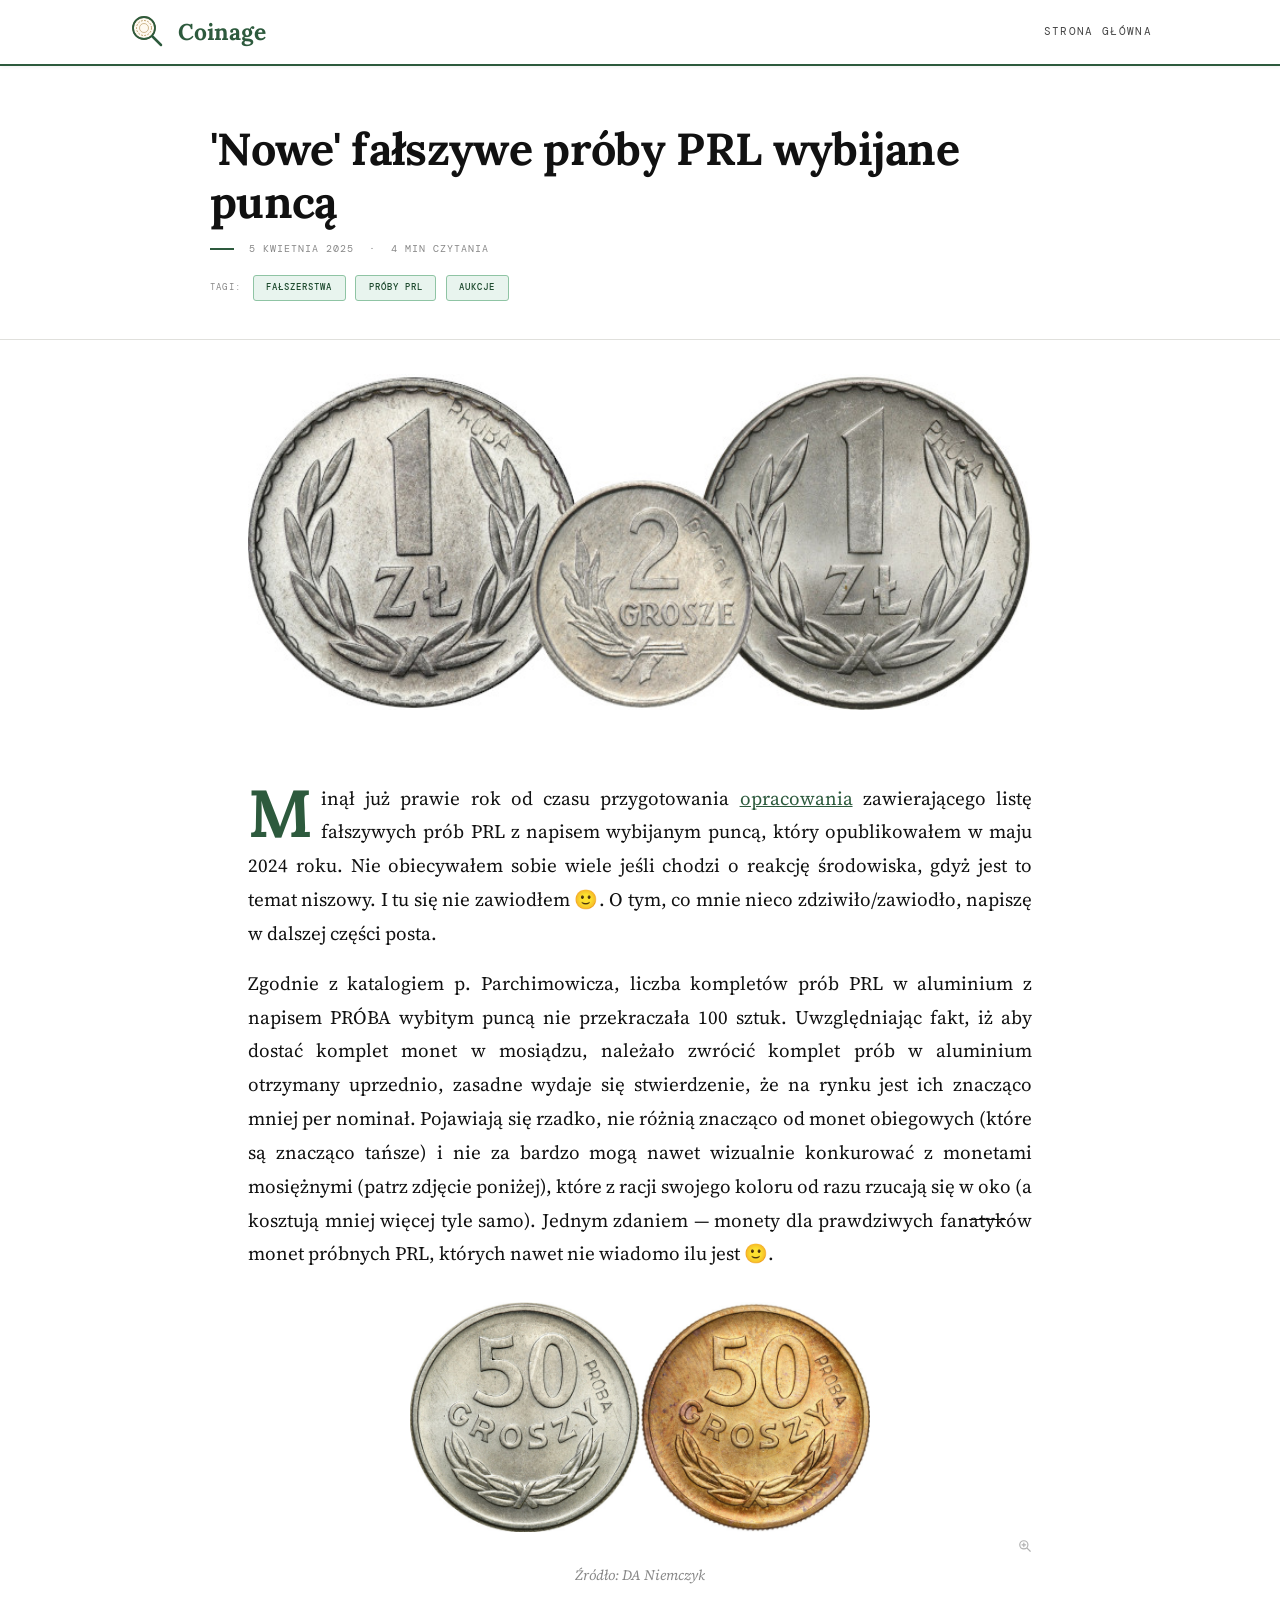
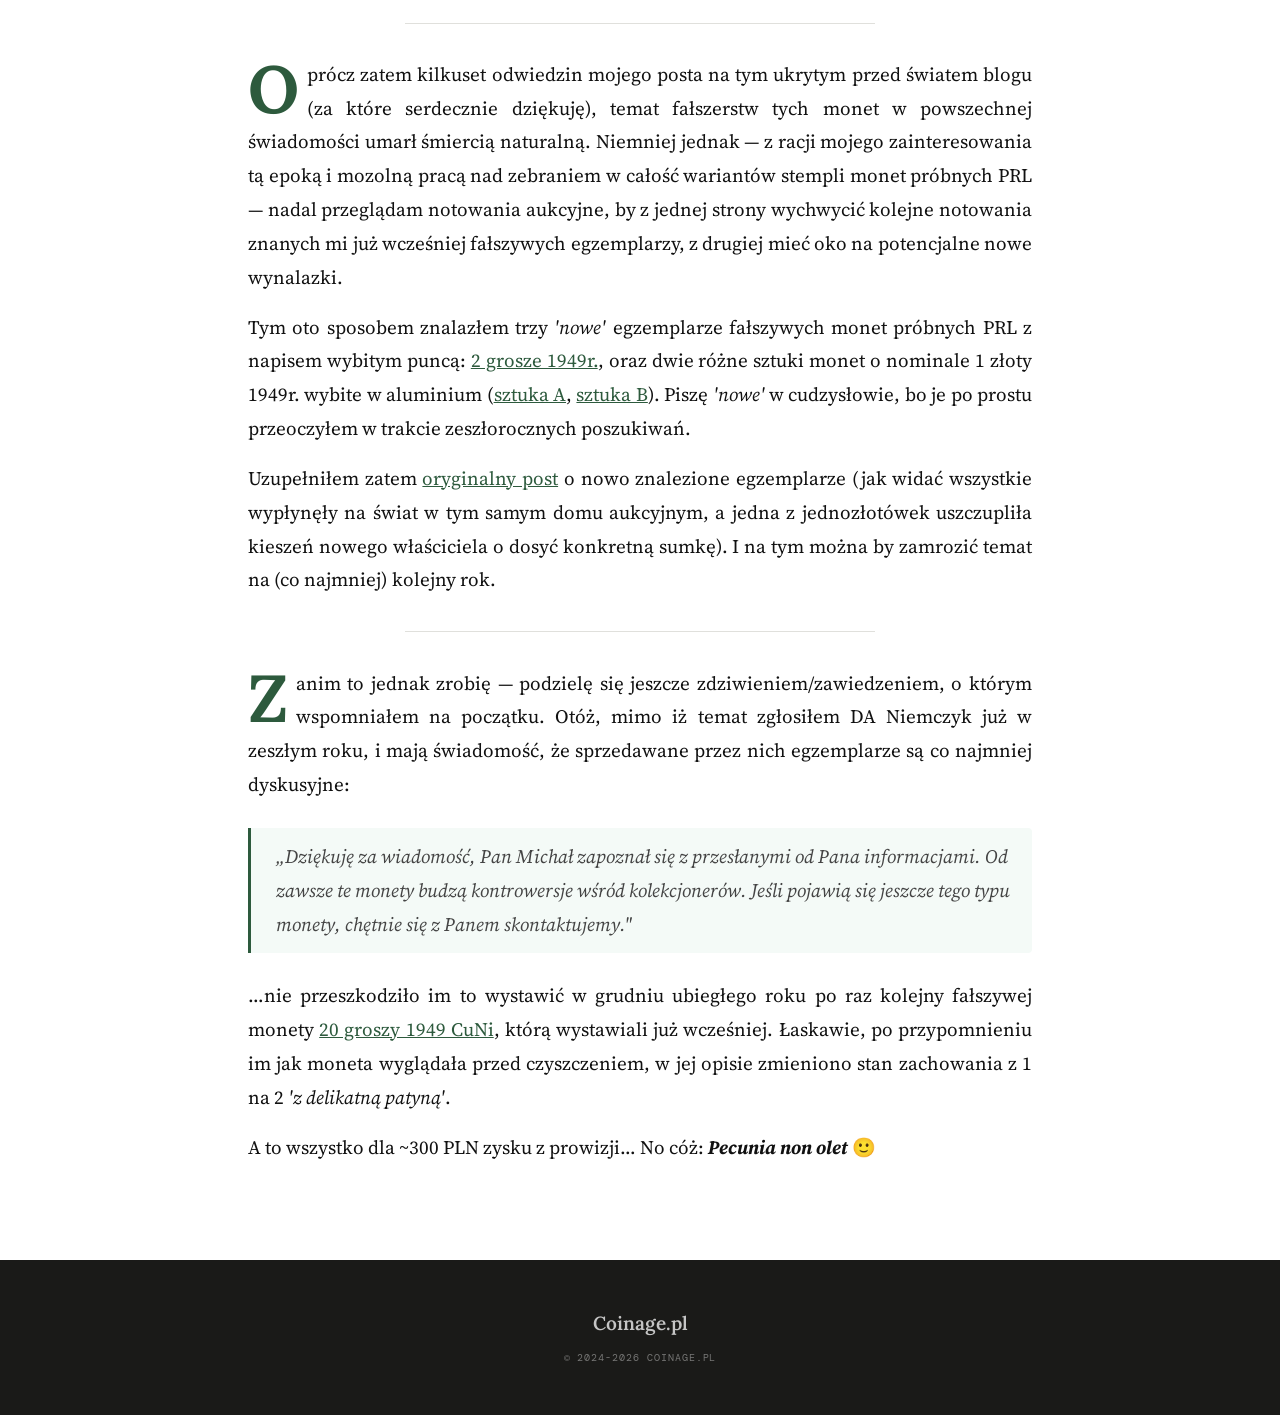
<file: 2025-04-05-nowe-falszywe-proby-prl-wybijane-punca/index.html>
<!DOCTYPE html>
<html lang="pl">
<head>
<meta charset="UTF-8">
<meta name="viewport" content="width=device-width, initial-scale=1.0">
<title>Nowe fałszywe próby PRL wybijane puncą — Coinage</title>
<meta name="description" content="Trzy nowe egzemplarze fałszywych monet próbnych PRL z napisem wybitym puncą odnalezione w archiwach aukcyjnych.">
<link rel="canonical" href="https://szelmo.github.io/coinage-blog/2025-04-05-nowe-falszywe-proby-prl-wybijane-punca/">
<link rel="preconnect" href="https://fonts.googleapis.com">
<link rel="preconnect" href="https://fonts.gstatic.com" crossorigin>
<link href="https://fonts.googleapis.com/css2?family=Lora:ital,wght@0,400;0,600;0,700;1,400;1,600&family=Source+Serif+4:ital,opsz,wght@0,8..60,400;0,8..60,600;1,8..60,400&family=DM+Mono:wght@400&display=swap" rel="stylesheet">
<link rel="stylesheet" href="../css/base.css">
<link rel="stylesheet" href="../css/article.css">
<script data-goatcounter="https://coinage-blog.goatcounter.com/count"
        async src="//gc.zgo.at/count.js"></script>
<link rel="sitemap" type="application/xml" href="/coinage-blog/sitemap.xml">
</head>
<body>

<header class="site-header">
  <div class="header-inner">
    <a href="/coinage-blog/" class="logo">
      <svg width="40" height="40" viewBox="0 0 40 40" fill="none">
        <circle cx="16" cy="16" r="11" fill="#fef9f0" stroke="#a07830" stroke-width="1.4"/>
        <circle cx="16" cy="16" r="7.5" fill="none" stroke="#a07830" stroke-width=".7" stroke-dasharray="1.8 1.4"/>
        <circle cx="16" cy="16" r="4.5" fill="none" stroke="#a07830" stroke-width=".5"/>
        <line x1="24.5" y1="24.5" x2="33" y2="33" stroke="#2d5a3d" stroke-width="2.5" stroke-linecap="round"/>
        <circle cx="16" cy="16" r="11" fill="none" stroke="#2d5a3d" stroke-width="1.8"/>
      </svg>
      <div class="logo-text">
        <span class="logo-name">Coinage</span>
        
      </div>
    </a>
    <nav class="site-nav">
      <a href="/coinage-blog/">Strona główna</a>
    </nav>
  </div>
</header>

<article>
  <div class="art-hdr">
    <div class="art-hdr-inner">
      <h1 class="art-title">'Nowe' fałszywe próby PRL wybijane puncą</h1>
      <div class="art-meta">
        <span>5 kwietnia 2025</span>
        <span>·</span>
        <span>4 min czytania</span>
      </div>
      <div class="art-cats">
        <span class="art-cats-label">Tagi:</span>
        <span class="art-cat">Fałszerstwa</span>
        <span class="art-cat">Próby PRL</span>
        <span class="art-cat">Aukcje</span>
      </div>
    </div>
  </div>

  <div class="hero-wrap">
    <img loading="lazy" src="img/title.png" alt="'Nowe' fałszywe próby PRL wybijane puncą — baner artykułu" />
  </div>

  <div class="art-body">
    <br>

    <p class="drop-cap">Minął już prawie rok od czasu przygotowania <a href="/coinage-blog/2024-05-25-falszerstwa-monet-probnych-prl-napis-proba-wybijany-punca/">opracowania</a> zawierającego listę fałszywych prób PRL z napisem wybijanym puncą, który opublikowałem w maju 2024 roku. Nie obiecywałem sobie wiele jeśli chodzi o reakcję środowiska, gdyż jest to temat niszowy. I tu się nie zawiodłem 🙂. O tym, co mnie nieco zdziwiło/zawiodło, napiszę w dalszej części posta.</p>

    <p>Zgodnie z katalogiem p. Parchimowicza, liczba kompletów prób PRL w aluminium z napisem PRÓBA wybitym puncą nie przekraczała 100 sztuk. Uwzględniając fakt, iż aby dostać komplet monet w mosiądzu, należało zwrócić komplet prób w aluminium otrzymany uprzednio, zasadne wydaje się stwierdzenie, że na rynku jest ich znacząco mniej per nominał. Pojawiają się rzadko, nie różnią znacząco od monet obiegowych (które są znacząco tańsze) i nie za bardzo mogą nawet wizualnie konkurować z monetami mosiężnymi (patrz zdjęcie poniżej), które z racji swojego koloru od razu rzucają się w oko (a kosztują mniej więcej tyle samo). Jednym zdaniem — monety dla prawdziwych fan<s>atyk</s>ów monet próbnych PRL, których nawet nie wiadomo ilu jest 🙂.</p>

    <figure class="inline-figure">
      <img loading="lazy" src="img/50_groszy.png" alt="50 groszy — próba aluminium i mosiądz, porównanie" onclick="document.getElementById('lightbox-50gr').style.display='flex'" />
          <span class="zoom-hint" onclick="document.getElementById('lightbox-50gr').style.display='flex'"><svg xmlns="http://www.w3.org/2000/svg" viewBox="0 0 24 24" fill="none" stroke="currentColor" stroke-width="2" stroke-linecap="round" stroke-linejoin="round"><circle cx="10" cy="10" r="7"/><line x1="15.5" y1="15.5" x2="21" y2="21"/><line x1="10" y1="7" x2="10" y2="13"/><line x1="7" y1="10" x2="13" y2="10"/></svg></span>
      <figcaption>Źródło: DA Niemczyk</figcaption>
    </figure>

    <hr class="section-hr">

    <p class="drop-cap">Oprócz zatem kilkuset odwiedzin mojego posta na tym ukrytym przed światem blogu (za które serdecznie dziękuję), temat fałszerstw tych monet w powszechnej świadomości umarł śmiercią naturalną. Niemniej jednak — z racji mojego zainteresowania tą epoką i mozolną pracą nad zebraniem w całość wariantów stempli monet próbnych PRL — nadal przeglądam notowania aukcyjne, by z jednej strony wychwycić kolejne notowania znanych mi już wcześniej fałszywych egzemplarzy, z drugiej mieć oko na potencjalne nowe wynalazki.</p>

    <p>Tym oto sposobem znalazłem trzy <em class="key-italic">'nowe'</em> egzemplarze fałszywych monet próbnych PRL z napisem wybitym puncą: <a href="https://archiwum.niemczyk.pl/product/251598/prl-proba-aluminium-2-grosze-1949?desc=0" target="_blank" rel="noopener">2 grosze 1949r.</a>, oraz dwie różne sztuki monet o nominale 1 złoty 1949r. wybite w aluminium (<a href="https://archiwum.niemczyk.pl/product/161526/prl-proba-aluminium-1-zloty-1949?desc=0" target="_blank" rel="noopener">sztuka A</a>, <a href="https://archiwum.niemczyk.pl/product/372312/prl-proba-aluminium-1-zloty-1949-naklad-100-sztuk?desc=0" target="_blank" rel="noopener">sztuka B</a>). Piszę <em>'nowe'</em> w cudzysłowie, bo je po prostu przeoczyłem w trakcie zeszłorocznych poszukiwań.</p>

    <p>Uzupełniłem zatem <a href="/coinage-blog/2024-05-25-falszerstwa-monet-probnych-prl-napis-proba-wybijany-punca/">oryginalny post</a> o nowo znalezione egzemplarze (jak widać wszystkie wypłynęły na świat w tym samym domu aukcyjnym, a jedna z jednozłotówek uszczupliła kieszeń nowego właściciela o dosyć konkretną sumkę). I na tym można by zamrozić temat na (co najmniej) kolejny rok.</p>

    <hr class="section-hr">

    <p class="drop-cap">Zanim to jednak zrobię — podzielę się jeszcze zdziwieniem/zawiedzeniem, o którym wspomniałem na początku. Otóż, mimo iż temat zgłosiłem DA Niemczyk już w zeszłym roku, i mają świadomość, że sprzedawane przez nich egzemplarze są co najmniej dyskusyjne:</p>

    <blockquote>
      „Dziękuję za wiadomość, Pan Michał zapoznał się z przesłanymi od Pana informacjami. Od zawsze te monety budzą kontrowersje wśród kolekcjonerów. Jeśli pojawią się jeszcze tego typu monety, chętnie się z Panem skontaktujemy."
    </blockquote>

    <p>…nie przeszkodziło im to wystawić w grudniu ubiegłego roku po raz kolejny fałszywej monety <a href="https://archiwum.niemczyk.pl/product/397705/prl-proba-miedzionikiel-20-groszy-1949" target="_blank" rel="noopener">20 groszy 1949 CuNi</a>, którą wystawiali już wcześniej. Łaskawie, po przypomnieniu im jak moneta wyglądała przed czyszczeniem, w jej opisie zmieniono stan zachowania z 1 na 2 <em>'z delikatną patyną'</em>.</p>

    <p>A to wszystko dla ~300 PLN zysku z prowizji… No cóż: <strong class="key-phrase"><em>Pecunia non olet</em></strong> 🙂</p>

  </div>
</article>

<footer class="site-footer">
  <div class="footer-logo">Coinage.pl</div>
  <p class="footer-copy">© 2024-2026 coinage.pl</p>
</footer>

<!-- Lightbox: 50 groszy -->
<div id="lightbox-50gr" style="display:none;position:fixed;top:0;left:0;width:100%;height:100%;background:rgba(0,0,0,.85);z-index:9999;align-items:center;justify-content:center;cursor:zoom-out;" onclick="this.style.display='none'">
  <img loading="lazy" src="img/50_groszy.png" style="max-width:92%;max-height:92vh;border-radius:4px;box-shadow:0 4px 32px rgba(0,0,0,.6);" alt="50 groszy — próba aluminium i mosiądz" />
</div>

<script>
(function () {
  document.addEventListener("keydown", function (e) {
    if (e.key === "Escape" || e.key === "Esc") {
      document.querySelectorAll("[id^='lightbox']").forEach(function (el) {
        el.style.display = "none";
      });
    }
  });
})();
</script>

</body>
</html>
</file>
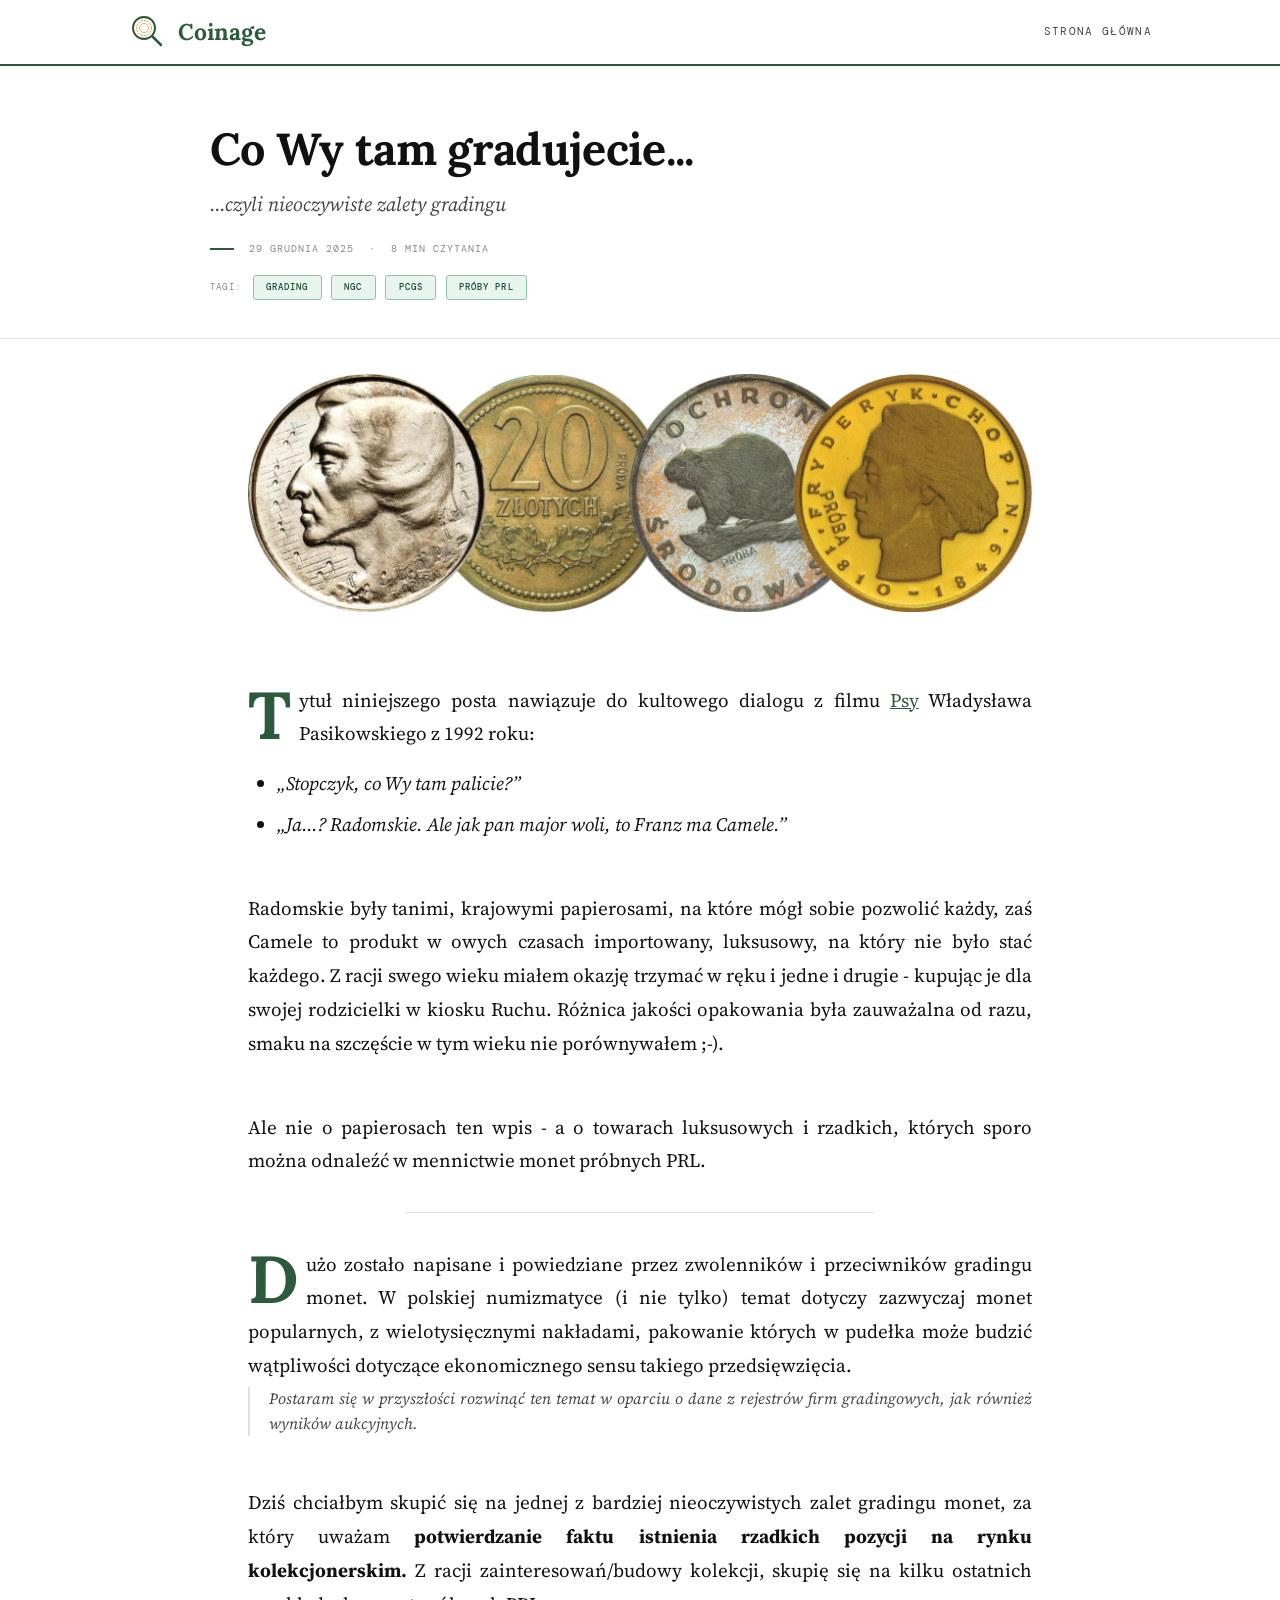
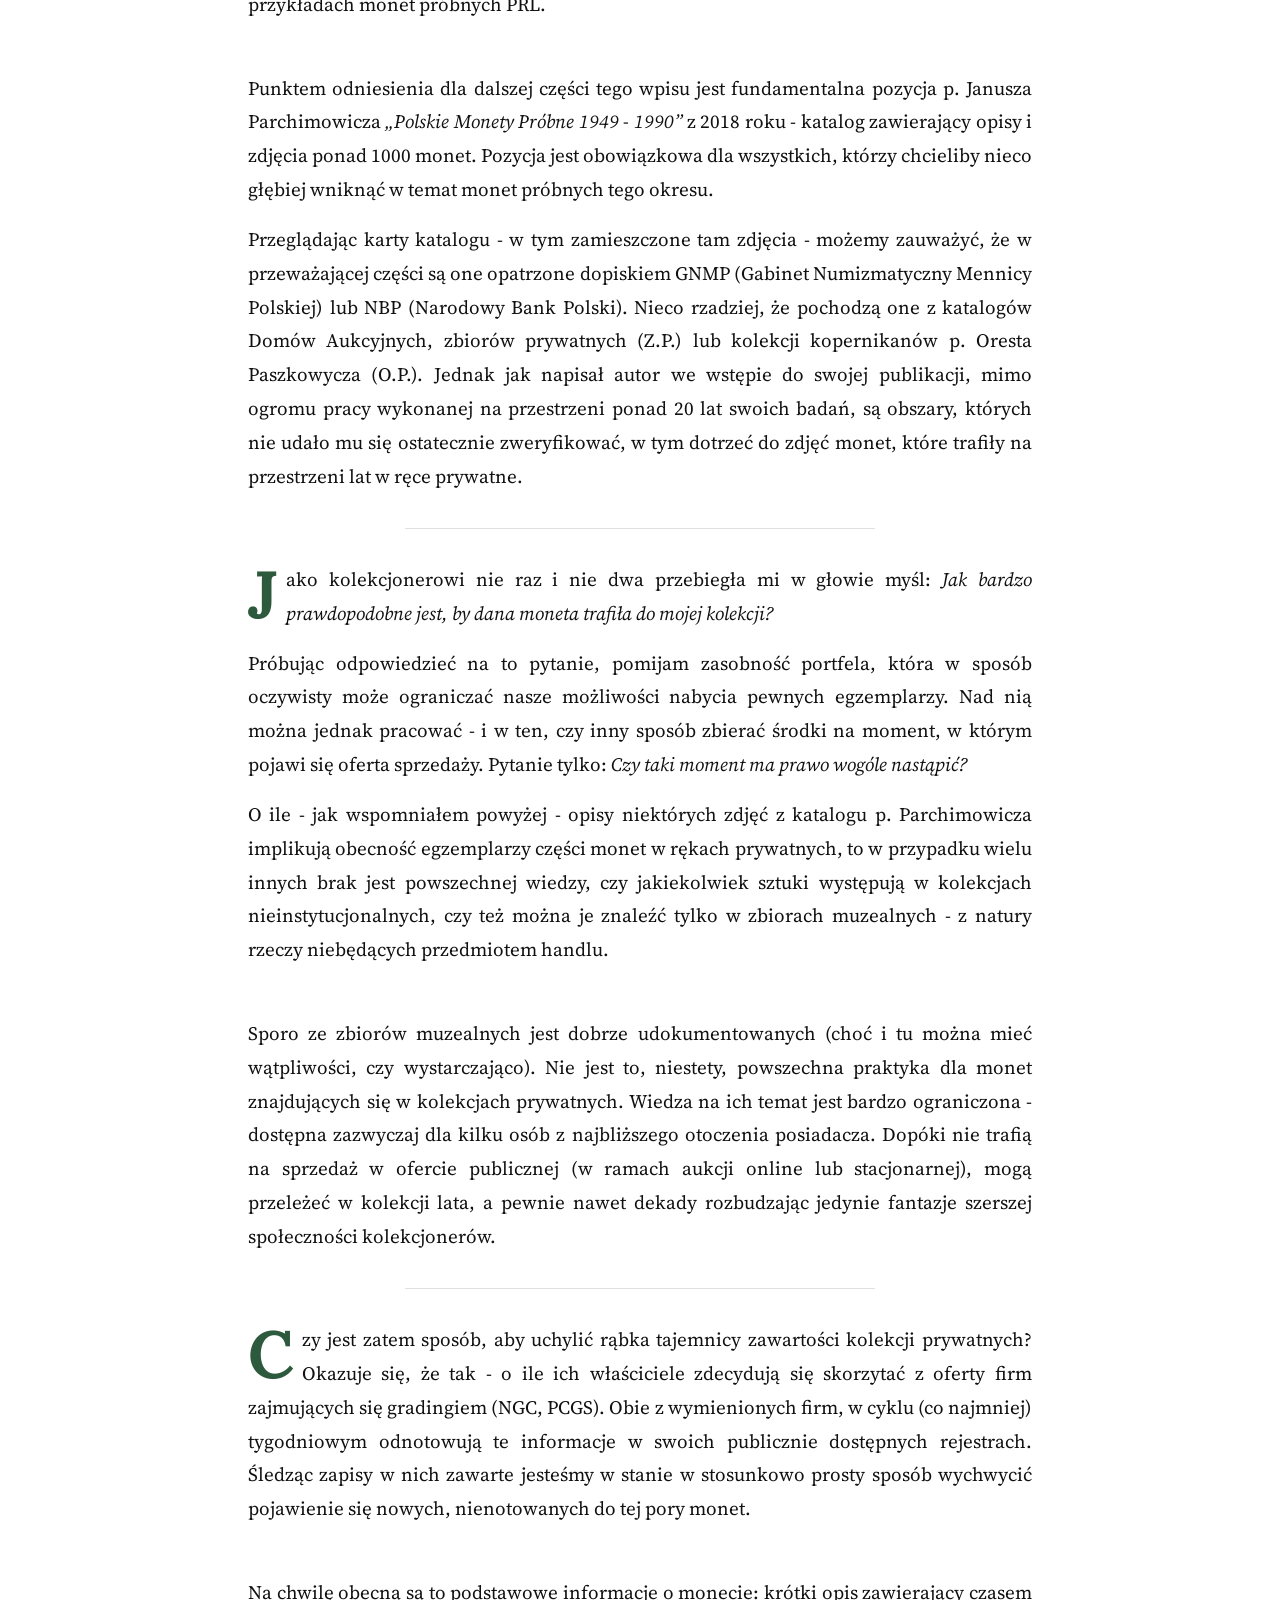
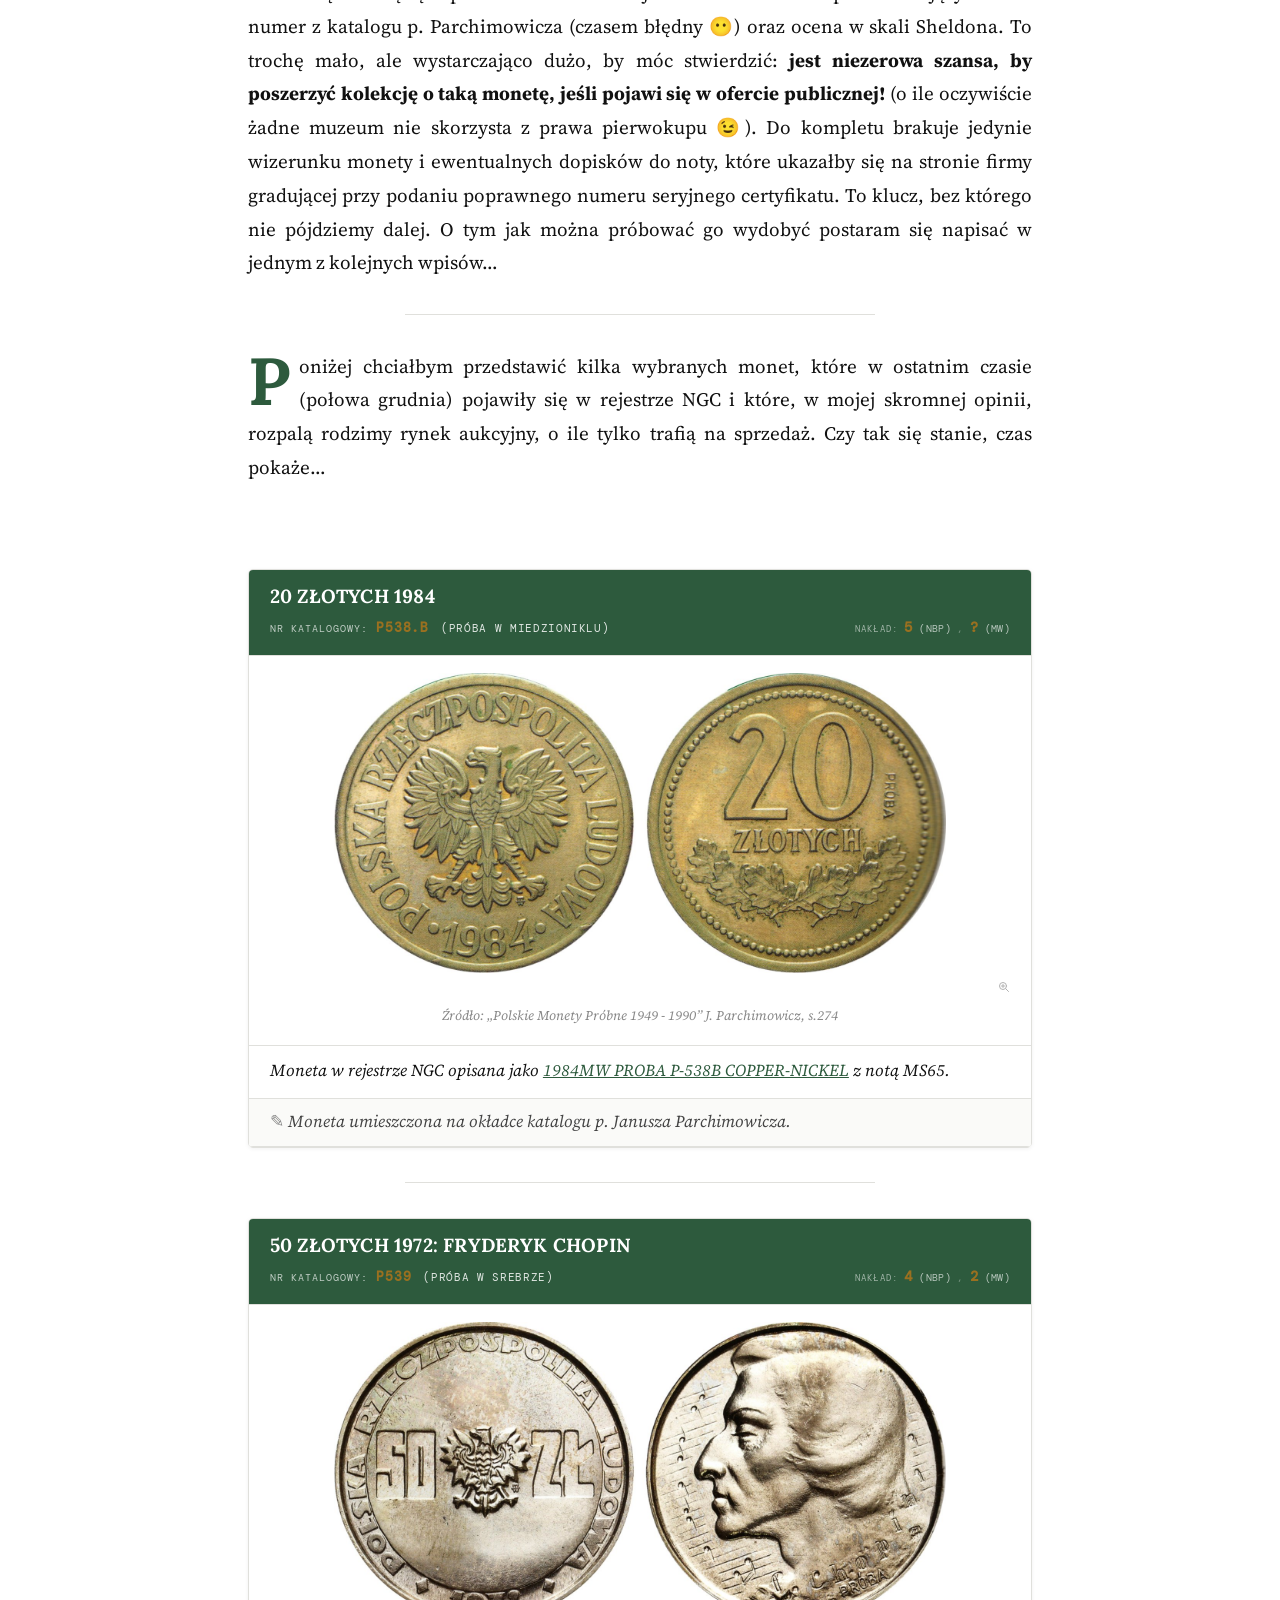
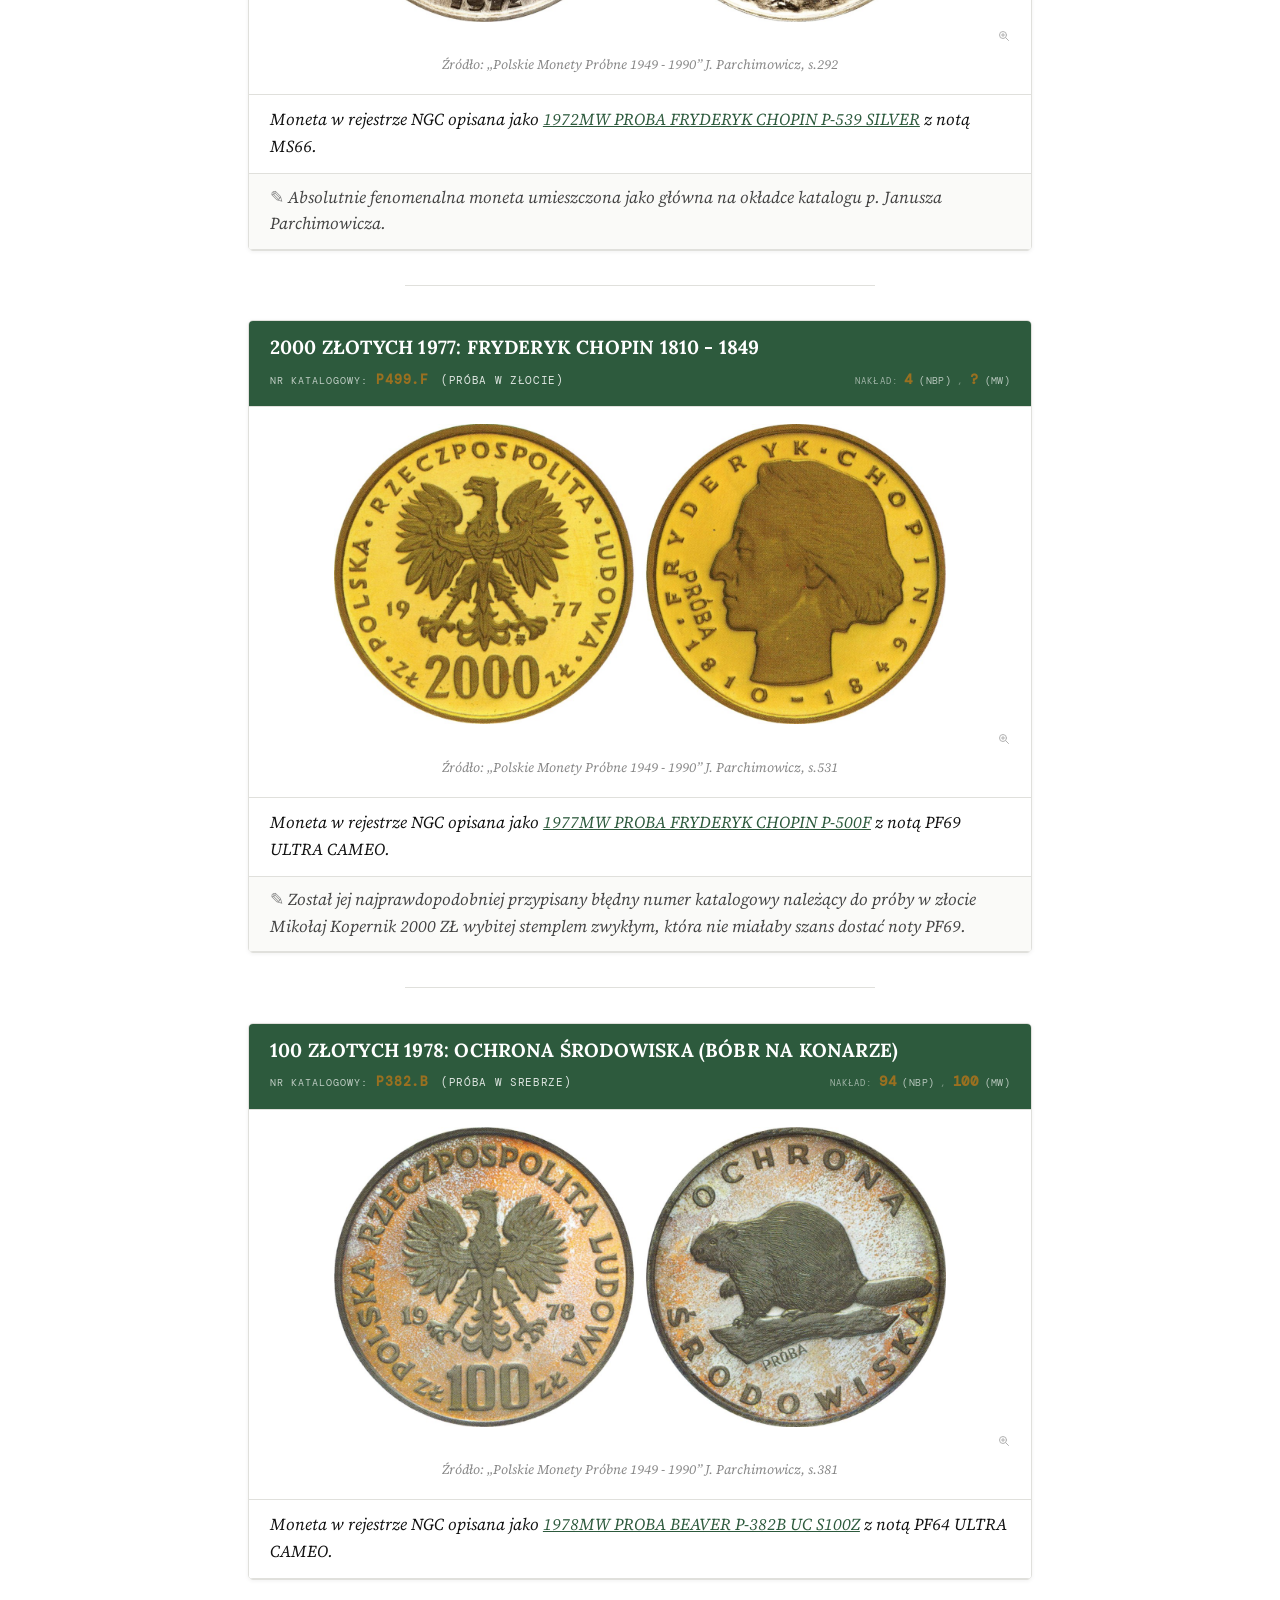
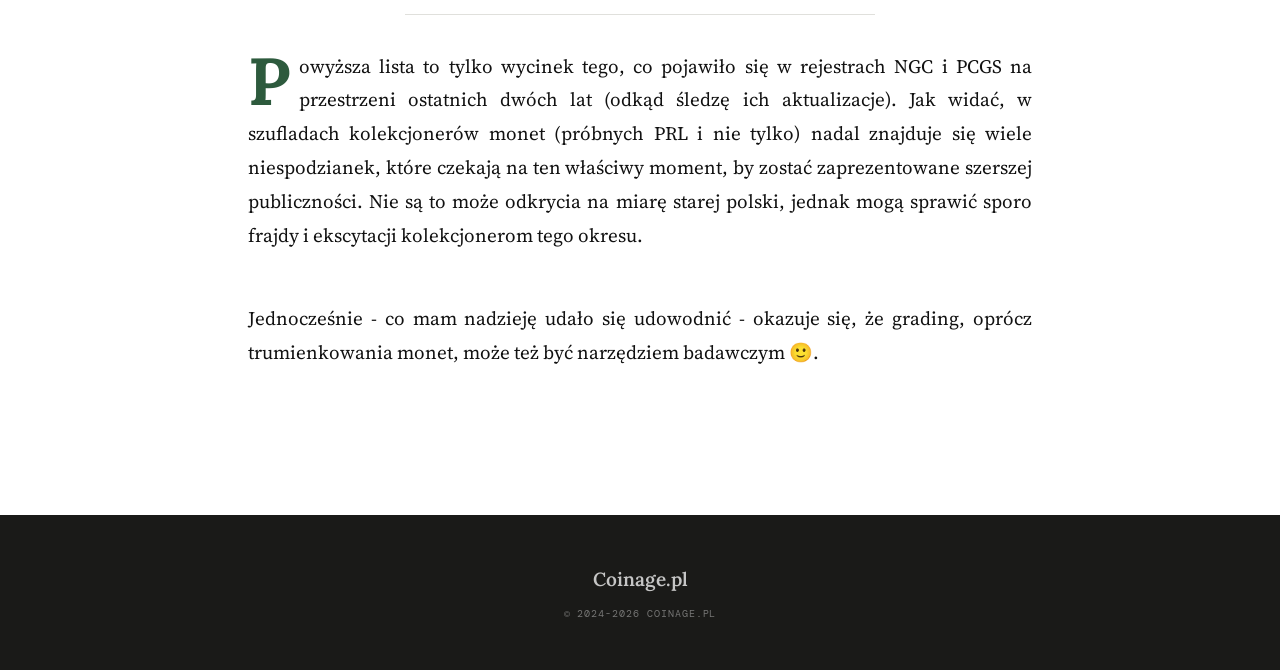
<file: 2025-12-29-co-wy-tam-gradujecie/index.html>
<!DOCTYPE html>
<html lang="pl">
<head>
<meta charset="UTF-8">
<meta name="viewport" content="width=device-width, initial-scale=1.0">
<title>Co Wy tam gradujecie… — Coinage</title>
<meta name="description" content="O tym jak grading monet może służyć jako narzędzie badawcze — dokumentując istnienie rzadkich prób PRL w kolekcjach prywatnych.">
<link rel="canonical" href="https://szelmo.github.io/coinage-blog/2025-12-29-co-wy-tam-gradujecie/">
<link rel="preconnect" href="https://fonts.googleapis.com">
<link rel="preconnect" href="https://fonts.gstatic.com" crossorigin>
<link href="https://fonts.googleapis.com/css2?family=Lora:ital,wght@0,400;0,600;0,700;1,400;1,600&family=Source+Serif+4:ital,opsz,wght@0,8..60,400;0,8..60,600;1,8..60,400&family=DM+Mono:wght@400&display=swap" rel="stylesheet">
<link rel="stylesheet" href="../css/base.css">
<link rel="stylesheet" href="../css/article.css">
<script data-goatcounter="https://coinage-blog.goatcounter.com/count"
        async src="//gc.zgo.at/count.js"></script>
<style>
/* ── NGC CARDS ── */
.ngc-card{margin:0;border:1px solid var(--rule);border-radius:5px;overflow:hidden;box-shadow:0 1px 4px rgba(0,0,0,.06)}
.ngc-card-header{background:var(--green);padding:.75rem 1.1rem}
.ngc-coin-title{font-family:var(--heading);font-size:1rem;font-weight:700;color:#fff;letter-spacing:.01em;line-height:1.3}
.ngc-catnum{font-family:var(--mono);font-size:.55rem;letter-spacing:.1em;text-transform:uppercase;color:rgba(255,255,255,.7);margin-top:.35rem;display:flex;align-items:baseline;gap:.4rem;flex-wrap:wrap}
.ngc-catnum-val{font-family:var(--mono);font-size:.7rem;font-weight:700;color:var(--gold);letter-spacing:.06em}
.ngc-metal{font-style:normal;font-family:var(--mono);font-size:.58rem;text-transform:uppercase;letter-spacing:.06em;color:rgba(255,255,255,.85);margin-left:.4em}
.ngc-photo-wrap{padding:.9rem 1.1rem;border-top:1px solid var(--rule);text-align:center;background:#fff}
.ngc-photo-wrap img{max-height:300px;width:auto;margin:0 auto;cursor:zoom-in}
.ngc-src{font-family:var(--serif);font-size:.7rem;font-style:italic;color:var(--text-faint);margin-top:.5rem;text-align:center}
.ngc-desc{border-top:1px solid var(--rule);background:#fff}
.ngc-row-ngc{padding:.65rem 1.1rem;border-bottom:1px solid var(--rule);font-family:var(--serif);font-size:.88rem;color:var(--text);font-style:italic;line-height:1.6}
.ngc-row-ngc a{color:var(--green)}
.ngc-row-ngc strong{font-style:normal;font-weight:600}
.ngc-cert{font-family:var(--mono);font-size:.78rem;font-style:normal;color:var(--text-dim)}
.ngc-row-comment{padding:.55rem 1.1rem;border-bottom:1px solid var(--rule);font-family:var(--serif);font-size:.88rem;color:var(--text-dim);font-style:italic;line-height:1.6;background:#fafaf8}
.ngc-row-comment::before{content:"✎ ";font-style:normal;color:var(--text-faint)}
.ngc-naklad-inline{margin-left:auto;display:flex;align-items:baseline;gap:.35rem;flex-wrap:nowrap}
.ngc-naklad-label{font-family:var(--mono);font-size:.48rem;letter-spacing:.12em;text-transform:uppercase;color:rgba(255,255,255,.55)}
.ngc-naklad-items{display:flex;gap:.3rem;align-items:baseline;flex-wrap:nowrap}
.ngc-naklad-block{font-family:var(--mono);font-size:.52rem;color:rgba(255,255,255,.65);letter-spacing:.04em}
.ngc-naklad-val{font-family:var(--mono);font-size:.75rem;font-weight:700;color:var(--gold);letter-spacing:.03em}
.ngc-grade-badge{display:inline-block;font-family:var(--mono);font-size:.68rem;font-style:normal;background:var(--green);color:#fff;padding:.18rem .6rem;border-radius:3px;letter-spacing:.04em;margin:0 .1em}
.fid{display:inline-block;font-family:var(--mono);font-size:.58rem;letter-spacing:.06em;padding:.15rem .55rem;border-radius:2px;border:1.5px solid currentColor}
.fid-red{color:var(--red)}
.key-phrase{font-weight:700;color:var(--text)}
.key-italic{font-style:italic}
/* LIGHTBOX */
.lightbox{display:none;position:fixed;top:0;left:0;width:100%;height:100%;background:rgba(0,0,0,.88);z-index:9999;align-items:center;justify-content:center;cursor:zoom-out}
.lightbox img{max-width:92%;max-height:92vh;border-radius:4px;box-shadow:0 4px 32px rgba(0,0,0,.6)}
.zoom-hint{display:block;text-align:right;margin-top:3px;line-height:1;cursor:zoom-in}
.zoom-hint svg{width:12px;height:12px;opacity:.32;vertical-align:middle;transition:opacity .15s}
.zoom-hint:hover svg,.img-wrap:hover .zoom-hint svg{opacity:.7}
hr.section-hr{border:none;border-top:1px solid var(--rule);width:60%;margin:1.8rem auto}
.side-note{display:block;font-size:.82rem;color:var(--text-dim);font-style:italic;margin-top:.2rem;padding-left:1rem;border-left:2px solid var(--rule);line-height:1.6}
</style>
<link rel="sitemap" type="application/xml" href="/coinage-blog/sitemap.xml">
</head>
<body>

<header class="site-header">
  <div class="header-inner">
    <a href="/coinage-blog/" class="logo">
      <svg width="40" height="40" viewBox="0 0 40 40" fill="none">
  <circle cx="16" cy="16" r="11" fill="#fef9f0" stroke="#a07830" stroke-width="1.4"/>
  <circle cx="16" cy="16" r="7.5" fill="none" stroke="#a07830" stroke-width=".7" stroke-dasharray="1.8 1.4"/>
  <circle cx="16" cy="16" r="4.5" fill="none" stroke="#a07830" stroke-width=".5"/>
  <line x1="24.5" y1="24.5" x2="33" y2="33" stroke="#2d5a3d" stroke-width="2.5" stroke-linecap="round"/>
  <circle cx="16" cy="16" r="11" fill="none" stroke="#2d5a3d" stroke-width="1.8"/>
</svg>
      <div class="logo-text">
        <span class="logo-name">Coinage</span>
        
      </div>
    </a>
    <nav class="site-nav">
      <a href="/coinage-blog/">Strona główna</a>
    </nav>
  </div>
</header>

<article>
  <div class="art-hdr">
    <div class="art-hdr-inner">
      <h1 class="art-title">Co Wy tam gradujecie...</h1>
      <p class="art-intro-sub">...czyli nieoczywiste zalety gradingu</p>
      <div class="art-meta">
        <span>29 grudnia 2025</span>
        <span>·</span>
        <span>8 min czytania</span>
      </div>
      <div class="art-cats">
        <span class="art-cats-label">Tagi:</span>
        <a href="/tags/grading/" class="art-cat">Grading</a>
        <a href="/tags/ngc/" class="art-cat">NGC</a>
        <a href="/tags/pcgs/" class="art-cat">PCGS</a>
        <a href="/tags/proby-prl/" class="art-cat">Próby PRL</a>
      </div>
    </div>
  </div>

  <div class="hero-wrap"><img loading="lazy" src="img/title-3.png" alt="Monety próbne PRL — baner artykułu" /></div>

  <div class="art-body">
    <br>
<p class="drop-cap">Tytuł niniejszego posta nawiązuje do kultowego dialogu z filmu <a href="https://www.filmweb.pl/film/Psy-1992-1142">Psy</a> Władysława Pasikowskiego z 1992 roku:</p><ul><li><em>„Stopczyk, co Wy tam palicie?”</em></li><li><em>„Ja...? Radomskie. Ale jak pan major woli, to Franz ma Camele.”</em></li></ul><br><p>Radomskie były tanimi, krajowymi papierosami, na które mógł sobie pozwolić każdy, zaś Camele to produkt w owych czasach importowany, luksusowy, na który nie było stać każdego. Z racji swego wieku miałem okazję trzymać w ręku i jedne i drugie - kupując je dla swojej rodzicielki w kiosku Ruchu. Różnica jakości opakowania była zauważalna od razu, smaku na szczęście w tym wieku nie porównywałem ;-). </p><br><p>Ale nie o papierosach ten wpis - a o towarach luksusowych i rzadkich, których sporo można odnaleźć w mennictwie monet próbnych PRL.</p><hr class="section-hr"><p class="drop-cap">Dużo zostało napisane i powiedziane przez zwolenników i przeciwników gradingu monet. W polskiej numizmatyce (i nie tylko) temat dotyczy zazwyczaj monet popularnych, z wielotysięcznymi nakładami, pakowanie których w pudełka może budzić wątpliwości dotyczące ekonomicznego sensu takiego przedsięwzięcia. <span class="side-note">Postaram się w przyszłości rozwinąć ten temat w oparciu o dane z rejestrów firm gradingowych, jak również wyników aukcyjnych.</span></p><br><p>Dziś chciałbym skupić się na jednej z bardziej nieoczywistych zalet gradingu monet, za który uważam <strong class="key-phrase">potwierdzanie faktu istnienia rzadkich pozycji na rynku kolekcjonerskim.</strong> Z racji zainteresowań/budowy kolekcji, skupię się na kilku ostatnich przykładach monet próbnych PRL.</p><br><p>Punktem odniesienia dla dalszej części tego wpisu jest fundamentalna pozycja p. Janusza Parchimowicza <em>„Polskie Monety Próbne 1949 - 1990”</em> z 2018 roku - katalog zawierający opisy i zdjęcia ponad 1000 monet. Pozycja jest obowiązkowa dla wszystkich, którzy chcieliby nieco głębiej wniknąć w temat monet próbnych tego okresu. </p><p>Przeglądając karty katalogu - w tym zamieszczone tam zdjęcia - możemy zauważyć, że w przeważającej części są one opatrzone dopiskiem GNMP (Gabinet Numizmatyczny Mennicy Polskiej) lub NBP (Narodowy Bank Polski). Nieco rzadziej, że pochodzą one z katalogów Domów Aukcyjnych, zbiorów prywatnych (Z.P.) lub kolekcji kopernikanów p. Oresta Paszkowycza (O.P.). Jednak jak napisał autor we wstępie do swojej publikacji, mimo ogromu pracy wykonanej na przestrzeni ponad 20 lat swoich badań, są obszary, których nie udało mu się ostatecznie zweryfikować, w tym dotrzeć do zdjęć monet, które trafiły na przestrzeni lat w ręce prywatne.</p><hr class="section-hr"><p class="drop-cap">Jako kolekcjonerowi nie raz i nie dwa przebiegła mi w głowie myśl: <em class="key-italic">Jak bardzo prawdopodobne jest, by dana moneta trafiła do mojej kolekcji?</em></p><p>Próbując odpowiedzieć na to pytanie, pomijam zasobność portfela, która w sposób oczywisty może ograniczać nasze możliwości nabycia pewnych egzemplarzy. Nad nią można jednak pracować - i w ten, czy inny sposób zbierać środki na moment, w którym pojawi się oferta sprzedaży. Pytanie tylko: <em>Czy taki moment ma prawo wogóle nastąpić?</em> </p><p>O ile - jak wspomniałem powyżej - opisy niektórych zdjęć z katalogu p. Parchimowicza implikują obecność egzemplarzy części monet w rękach prywatnych, to w przypadku wielu innych brak jest powszechnej wiedzy, czy jakiekolwiek sztuki występują w kolekcjach nieinstytucjonalnych, czy też można je znaleźć tylko w zbiorach muzealnych - z natury rzeczy niebędących przedmiotem handlu.</p><br><p>Sporo ze zbiorów muzealnych jest dobrze udokumentowanych (choć i tu można mieć wątpliwości, czy wystarczająco). Nie jest to, niestety, powszechna praktyka dla monet znajdujących się w kolekcjach prywatnych. Wiedza na ich temat jest bardzo ograniczona - dostępna zazwyczaj dla kilku osób z najbliższego otoczenia posiadacza. Dopóki nie trafią na sprzedaż w ofercie publicznej (w ramach aukcji online lub stacjonarnej), mogą przeleżeć w kolekcji lata, a pewnie nawet dekady rozbudzając jedynie fantazje szerszej społeczności kolekcjonerów.</p><hr class="section-hr"><p class="drop-cap">Czy jest zatem sposób, aby uchylić rąbka tajemnicy zawartości kolekcji prywatnych? Okazuje się, że tak - o ile ich właściciele zdecydują się skorzytać z oferty firm zajmujących się gradingiem (NGC, PCGS). Obie z wymienionych firm, w cyklu (co najmniej) tygodniowym odnotowują te informacje w swoich publicznie dostępnych rejestrach. Śledząc zapisy w nich zawarte jesteśmy w stanie w stosunkowo prosty sposób wychwycić pojawienie się nowych, nienotowanych do tej pory monet. </p><br><p>Na chwilę obecną są to podstawowe informacje o monecie: krótki opis zawierający czasem numer z katalogu p. Parchimowicza (czasem błędny 😶) oraz ocena w skali Sheldona. To trochę mało, ale wystarczająco dużo, by móc stwierdzić: <strong class="key-phrase">jest niezerowa szansa, by poszerzyć kolekcję o taką monetę, jeśli pojawi się w ofercie publicznej!</strong> (o ile oczywiście żadne muzeum nie skorzysta z prawa pierwokupu 😉). Do kompletu brakuje jedynie wizerunku monety i ewentualnych dopisków do noty, które ukazałby się na stronie firmy gradującej przy podaniu poprawnego numeru seryjnego certyfikatu. To klucz, bez którego nie pójdziemy dalej. O tym jak można próbować go wydobyć postaram się napisać w jednym z kolejnych wpisów… </p><hr class="section-hr"><p class="drop-cap">Poniżej chciałbym przedstawić kilka wybranych monet, które w ostatnim czasie (połowa grudnia) pojawiły się w rejestrze NGC i które, w mojej skromnej opinii, rozpalą rodzimy rynek aukcyjny, o ile tylko trafią na sprzedaż. Czy tak się stanie, czas pokaże…</p><br><br><div class="ngc-card">
  <div class="ngc-card-header">
    <div class="ngc-coin-title">20 ZŁOTYCH 1984</div>
    <div class="ngc-catnum">NR KATALOGOWY: <span class="ngc-catnum-val">P538.b</span> <span class="ngc-metal">(PRÓBA W MIEDZIONIKLU)</span><span class="ngc-naklad-inline"><span class="ngc-naklad-label">Nakład:</span><span class="ngc-naklad-items"><span class="ngc-naklad-block"><span class="ngc-naklad-val">5</span> (NBP)</span><span style="color:rgba(255,255,255,.35)">,</span><span class="ngc-naklad-block"><span class="ngc-naklad-val">?</span> (MW)</span></span></span></div>
  </div>
  <div class="ngc-photo-wrap">
    <img loading="lazy" src="img/P538b.png" alt="20 złotych 1984 – próba w miedzioniklu" style="max-height:300px;width:auto;margin:0 auto;cursor:zoom-in;" onclick="document.getElementById('lightbox-p538b').style.display='flex'" />
          <span class="zoom-hint" onclick="document.getElementById('lightbox-p538b').style.display='flex'"><svg xmlns="http://www.w3.org/2000/svg" viewBox="0 0 24 24" fill="none" stroke="currentColor" stroke-width="2" stroke-linecap="round" stroke-linejoin="round"><circle cx="10" cy="10" r="7"/><line x1="15.5" y1="15.5" x2="21" y2="21"/><line x1="10" y1="7" x2="10" y2="13"/><line x1="7" y1="10" x2="13" y2="10"/></svg></span>
    <div class="ngc-src">Źródło: <em>„Polskie Monety Próbne 1949 - 1990”</em> J. Parchimowicz, s.274</div>
  </div>
  <div class="ngc-desc">
  <div class="ngc-row-ngc">Moneta w rejestrze NGC opisana jako <a href="https://www.ngccoin.com/population-report/poland/26/1810-1994/180/20z/6198/all/392859/labels" target="_blank" rel="noopener">1984MW PROBA P-538B COPPER-NICKEL</a> z notą MS65.</div>
  <div class="ngc-row-comment">Moneta umieszczona na okładce katalogu p. Janusza Parchimowicza.</div>
  
</div>
</div>
<hr class="section-hr">
<div class="ngc-card">
  <div class="ngc-card-header">
    <div class="ngc-coin-title">50 ZŁOTYCH 1972: FRYDERYK CHOPIN</div>
    <div class="ngc-catnum">NR KATALOGOWY: <span class="ngc-catnum-val">P539</span> <span class="ngc-metal">(PRÓBA W SREBRZE)</span><span class="ngc-naklad-inline"><span class="ngc-naklad-label">Nakład:</span><span class="ngc-naklad-items"><span class="ngc-naklad-block"><span class="ngc-naklad-val">4</span> (NBP)</span><span style="color:rgba(255,255,255,.35)">,</span><span class="ngc-naklad-block"><span class="ngc-naklad-val">2</span> (MW)</span></span></span></div>
  </div>
  <div class="ngc-photo-wrap">
    <img loading="lazy" src="img/P539.png" alt="50 złotych 1972 Fryderyk Chopin – próba w srebrze" style="max-height:300px;width:auto;margin:0 auto;cursor:zoom-in;" onclick="document.getElementById('lightbox-chopin').style.display='flex'" />
          <span class="zoom-hint" onclick="document.getElementById('lightbox-chopin').style.display='flex'"><svg xmlns="http://www.w3.org/2000/svg" viewBox="0 0 24 24" fill="none" stroke="currentColor" stroke-width="2" stroke-linecap="round" stroke-linejoin="round"><circle cx="10" cy="10" r="7"/><line x1="15.5" y1="15.5" x2="21" y2="21"/><line x1="10" y1="7" x2="10" y2="13"/><line x1="7" y1="10" x2="13" y2="10"/></svg></span>
    <div class="ngc-src">Źródło: <em>„Polskie Monety Próbne 1949 - 1990”</em> J. Parchimowicz, s.292</div>
  </div>
  <div class="ngc-desc">
  <div class="ngc-row-ngc">Moneta w rejestrze NGC opisana jako <a href="https://www.ngccoin.com/population-report/poland/26/1810-1994/180/50z/6200/all/395671/labels" target="_blank" rel="noopener">1972MW PROBA FRYDERYK CHOPIN P-539 SILVER</a> z notą MS66.</div>
  <div class="ngc-row-comment">Absolutnie fenomenalna moneta umieszczona jako główna na okładce katalogu p. Janusza Parchimowicza.</div>
  
</div>
</div>
<hr class="section-hr">
<div class="ngc-card">
  <div class="ngc-card-header">
    <div class="ngc-coin-title">2000 ZŁOTYCH 1977: FRYDERYK CHOPIN 1810 - 1849</div>
    <div class="ngc-catnum">NR KATALOGOWY: <span class="ngc-catnum-val">P499.f</span> <span class="ngc-metal">(PRÓBA W ZŁOCIE)</span><span class="ngc-naklad-inline"><span class="ngc-naklad-label">Nakład:</span><span class="ngc-naklad-items"><span class="ngc-naklad-block"><span class="ngc-naklad-val">4</span> (NBP)</span><span style="color:rgba(255,255,255,.35)">,</span><span class="ngc-naklad-block"><span class="ngc-naklad-val">?</span> (MW)</span></span></span></div>
  </div>
  <div class="ngc-photo-wrap">
    <img loading="lazy" src="img/P499f.png" alt="2000 złotych 1977 Fryderyk Chopin – próba w złocie" style="max-height:300px;width:auto;margin:0 auto;cursor:zoom-in;" onclick="document.getElementById('lightbox-p499f').style.display='flex'" />
          <span class="zoom-hint" onclick="document.getElementById('lightbox-p499f').style.display='flex'"><svg xmlns="http://www.w3.org/2000/svg" viewBox="0 0 24 24" fill="none" stroke="currentColor" stroke-width="2" stroke-linecap="round" stroke-linejoin="round"><circle cx="10" cy="10" r="7"/><line x1="15.5" y1="15.5" x2="21" y2="21"/><line x1="10" y1="7" x2="10" y2="13"/><line x1="7" y1="10" x2="13" y2="10"/></svg></span>
    <div class="ngc-src">Źródło: <em>„Polskie Monety Próbne 1949 - 1990”</em> J. Parchimowicz, s.531</div>
  </div>
  <div class="ngc-desc">
  <div class="ngc-row-ngc">Moneta w rejestrze NGC opisana jako <a href="https://www.ngccoin.com/population-report/poland/26/1810-1994/180/g2000z/6225/all/392853/labels" target="_blank" rel="noopener">1977MW PROBA FRYDERYK CHOPIN P-500F</a> z notą PF69 ULTRA CAMEO.</div>
  <div class="ngc-row-comment">Został jej najprawdopodobniej przypisany błędny numer katalogowy należący do próby w złocie Mikołaj Kopernik 2000 ZŁ wybitej stemplem zwykłym, która nie miałaby szans dostać noty PF69.</div>
  
</div>
</div>
<hr class="section-hr">
<div class="ngc-card">
  <div class="ngc-card-header">
    <div class="ngc-coin-title">100 ZŁOTYCH 1978: OCHRONA ŚRODOWISKA (BÓBR NA KONARZE)</div>
    <div class="ngc-catnum">NR KATALOGOWY: <span class="ngc-catnum-val">P382.b</span> <span class="ngc-metal">(PRÓBA W SREBRZE)</span><span class="ngc-naklad-inline"><span class="ngc-naklad-label">Nakład:</span><span class="ngc-naklad-items"><span class="ngc-naklad-block"><span class="ngc-naklad-val">94</span> (NBP)</span><span style="color:rgba(255,255,255,.35)">,</span><span class="ngc-naklad-block"><span class="ngc-naklad-val">100</span> (MW)</span></span></span></div>
  </div>
  <div class="ngc-photo-wrap">
    <img loading="lazy" src="img/P382b.png" alt="100 ZŁOTYCH 1978: OCHRONA ŚRODOWISKA (BÓBR NA KONARZE)" style="max-height:300px;width:auto;margin:0 auto;cursor:zoom-in;" onclick="document.getElementById('lightbox-p382b').style.display='flex'" />
          <span class="zoom-hint" onclick="document.getElementById('lightbox-p382b').style.display='flex'"><svg xmlns="http://www.w3.org/2000/svg" viewBox="0 0 24 24" fill="none" stroke="currentColor" stroke-width="2" stroke-linecap="round" stroke-linejoin="round"><circle cx="10" cy="10" r="7"/><line x1="15.5" y1="15.5" x2="21" y2="21"/><line x1="10" y1="7" x2="10" y2="13"/><line x1="7" y1="10" x2="13" y2="10"/></svg></span>
    <div class="ngc-src">Źródło: <em>„Polskie Monety Próbne 1949 - 1990”</em> J. Parchimowicz, s.381</div>
  </div>
  <div class="ngc-desc">
  <div class="ngc-row-ngc">Moneta w rejestrze NGC opisana jako <a href="https://www.ngccoin.com/population-report/poland/26/1810-1994/180/s100z/6201/all/391370/labels" target="_blank" rel="noopener">1978MW PROBA BEAVER P-382B UC S100Z</a> z notą PF64 ULTRA CAMEO.</div>
  
</div>
</div>
<hr class="section-hr">
<p class="drop-cap">Powyższa lista to tylko wycinek tego, co pojawiło się w rejestrach NGC i PCGS na przestrzeni ostatnich dwóch lat (odkąd śledzę ich aktualizacje). Jak widać, w szufladach kolekcjonerów monet (próbnych PRL i nie tylko) nadal znajduje się wiele niespodzianek, które czekają na ten właściwy moment, by zostać zaprezentowane szerszej publiczności. Nie są to może odkrycia na miarę starej polski, jednak mogą sprawić sporo frajdy i ekscytacji kolekcjonerom tego okresu.</p><br><p>Jednocześnie - co mam nadzieję udało się udowodnić - okazuje się, że grading, oprócz trumienkowania monet, może też być narzędziem badawczym 🙂.</p><br>
  </div>
</article>

<footer class="site-footer">
  <div class="footer-logo">Coinage.pl</div>
  <p class="footer-copy">© 2024-2026 coinage.pl</p>
</footer>


<div id="lightbox-chopin" class="coin-lightbox" style="display:none;position:fixed;top:0;left:0;width:100%;height:100%;background:rgba(0,0,0,.85);z-index:9999;align-items:center;justify-content:center;cursor:zoom-out;" onclick="this.style.display='none'">
  <img loading="lazy" src="img/P539.png" style="max-width:92%;max-height:92vh;border-radius:4px;box-shadow:0 4px 32px rgba(0,0,0,.6);" />
</div>
<!-- coin-lightboxes-injected -->
<div id="lightbox-p538b" class="coin-lightbox" style="display:none;position:fixed;top:0;left:0;width:100%;height:100%;background:rgba(0,0,0,.85);z-index:9999;align-items:center;justify-content:center;cursor:zoom-out;" onclick="this.style.display='none'">
  <img loading="lazy" src="img/P538b.png" style="max-width:92%;max-height:92vh;border-radius:4px;box-shadow:0 4px 32px rgba(0,0,0,.6);" alt="20 złotych 1984 — próba w miedzioniklu" />
</div>
<div id="lightbox-p499f" class="coin-lightbox" style="display:none;position:fixed;top:0;left:0;width:100%;height:100%;background:rgba(0,0,0,.85);z-index:9999;align-items:center;justify-content:center;cursor:zoom-out;" onclick="this.style.display='none'">
  <img loading="lazy" src="img/P499f.png" style="max-width:92%;max-height:92vh;border-radius:4px;box-shadow:0 4px 32px rgba(0,0,0,.6);" alt="2000 złotych 1977 Fryderyk Chopin — próba w złocie" />
</div>
<div id="lightbox-p382b" class="coin-lightbox" style="display:none;position:fixed;top:0;left:0;width:100%;height:100%;background:rgba(0,0,0,.85);z-index:9999;align-items:center;justify-content:center;cursor:zoom-out;" onclick="this.style.display='none'">
  <img loading="lazy" src="img/P382b.png" style="max-width:92%;max-height:92vh;border-radius:4px;box-shadow:0 4px 32px rgba(0,0,0,.6);" alt="100 złotych 1978 Ochrona Środowiska — bóbr na konarze" />
</div>
<script>
(function () {
  function closeCoinLightboxes() {
    document.querySelectorAll(".coin-lightbox").forEach(function (el) {
      el.style.display = "none";
    });
  }
  document.addEventListener("keydown", function (e) {
    if (e.key === "Escape" || e.key === "Esc") {
      closeCoinLightboxes();
    }
  });
})();
</script>

</body>
</html>
</file>
<file: css/base.css>
/* ============================================================
   base.css — Coinage Blog
   Zmienne, reset, typografia, nawigacja, stopka
   ============================================================ */

@import url('https://fonts.googleapis.com/css2?family=Lora:ital,wght@0,400;0,600;0,700;1,400;1,600&family=Source+Serif+4:ital,opsz,wght@0,8..60,400;0,8..60,600;1,8..60,400&family=DM+Mono:wght@400&display=swap');

:root {
  --bg:         #ffffff;
  --bg-footer:  #1a1a18;
  --text:       #111111;
  --text-dim:   #444444;
  --text-faint: #888888;
  --green:      #2d5a3d;
  --green-lt:   #f4faf7;
  --green-bdr:  #b8d8c4;
  --gold:       #9a7020;
  --red:        #8b2318;
  --red-bg:     #fdf0ee;
  --red-bdr:    #e8b4ac;
  --rule:       #e0e0dc;
  --gray-bg:    #f7f7f5;
  --serif:      'Source Serif 4', Georgia, serif;
  --heading:    'Lora', Georgia, serif;
  --mono:       'DM Mono', monospace;
  --content:    860px;
  --wide:       1100px;
}

*,*::before,*::after { box-sizing: border-box; margin: 0; padding: 0; }
html { font-size: 19px; }
body {
  background: var(--bg);
  color: var(--text);
  font-family: var(--serif);
  font-weight: 400;
  line-height: 1.78;
  -webkit-font-smoothing: antialiased;
  text-rendering: optimizeLegibility;
}
img { max-width: 100%; height: auto; display: block; }
a { color: var(--green); }
a:hover { text-decoration: underline; }

/* ── NAWIGACJA ── */
.site-header {
  background: #fff;
  border-bottom: 2px solid var(--green);
  position: sticky;
  top: 0;
  z-index: 100;
  box-shadow: 0 1px 4px rgba(0,0,0,.06);
}
.header-inner {
  max-width: var(--wide);
  margin: 0 auto;
  padding: 0 2rem;
  height: 64px;
  display: flex;
  align-items: center;
  justify-content: space-between;
}
.logo { display: flex; align-items: center; gap: 10px; text-decoration: none; }
.logo-text { display: flex; flex-direction: column; align-items: center; }
.logo-name {
  font-family: var(--heading);
  font-size: 1.2rem;
  font-weight: 700;
  color: var(--green);
  line-height: 1;
}
.site-nav { display: flex; gap: 2rem; }
.site-nav a {
  font-family: var(--mono);
  font-size: .58rem;
  letter-spacing: .12em;
  text-transform: uppercase;
  color: var(--text-dim);
  text-decoration: none;
}
.site-nav a:hover { color: var(--green); }
.site-nav a.active {
  color: var(--green);
  border-bottom: 2px solid var(--green);
  padding-bottom: 2px;
}

/* ── STOPKA ── */
.site-footer {
  background: var(--bg-footer);
  color: rgba(255,255,255,.4);
  padding: 2.5rem 2rem;
  text-align: center;
  margin-top: 4rem;
}
.footer-logo {
  font-family: var(--heading);
  font-size: 1rem;
  color: rgba(255,255,255,.75);
  margin-bottom: .5rem;
  font-weight: 600;
}
.footer-copy {
  font-family: var(--mono);
  font-size: .5rem;
  letter-spacing: .1em;
  text-transform: uppercase;
}

/* ── RESPONSIVE ── */
@media (max-width: 640px) {
  html { font-size: 18px; }
  .header-inner { padding: 0 1.2rem; }
  .site-nav .hide-mob { display: none; }
}
@media (max-width: 400px) { html { font-size: 17px; } }
</file>
<file: css/index.css>
/* ============================================================
   index.css — Coinage Blog
   Strona główna: hero-c, karty artykułów, filtrowanie
   ============================================================ */

/* ── HERO C ── */
.hero-c { background: var(--green); }
.hero-c-inner {
  max-width: var(--wide);
  margin: 0 auto;
  display: flex;
  align-items: stretch;
}
.hero-c-left {
  padding: 1.6rem 2.2rem;
  display: flex;
  flex-direction: column;
  justify-content: center;
  align-items: center;
  border-right: 1px solid rgba(255,255,255,.12);
  min-width: 210px;
  gap: .2rem;
}
.hero-c-title {
  font-family: var(--heading);
  font-size: 2.4rem;
  font-weight: 700;
  color: #fff;
  letter-spacing: -.02em;
  line-height: 1;
}
.hero-c-sub {
  font-family: var(--mono);
  font-size: .48rem;
  letter-spacing: .2em;
  text-transform: uppercase;
  color: rgba(255,255,255,.45);
}
.hero-c-right {
  padding: 1.4rem 2rem;
  display: flex;
  flex-direction: column;
  justify-content: center;
  gap: .7rem;
  flex: 1;
}
.hero-c-desc {
  font-family: var(--serif);
  font-size: .88rem;
  color: rgba(255,255,255,.8);
  font-style: italic;
  line-height: 1.65;
  white-space: nowrap;
}

/* ── FILTROWANIE ── */
.filter-bar {
  display: flex;
  align-items: center;
  gap: .5rem;
  flex-wrap: wrap;
  padding: .7rem 1rem;
  background: #fff;
  border: 1px solid var(--rule);
  border-radius: 6px;
  margin-bottom: 1.6rem;
}
.filter-bar-label {
  font-family: var(--mono);
  font-size: .46rem;
  letter-spacing: .18em;
  text-transform: uppercase;
  color: var(--text-faint);
  margin-right: .3rem;
  flex-shrink: 0;
}
.ftag {
  font-family: var(--mono);
  font-size: .46rem;
  letter-spacing: .1em;
  text-transform: uppercase;
  padding: .22rem .7rem;
  border-radius: 4px;
  border: 1px solid var(--rule);
  background: #fff;
  color: var(--text-dim);
  cursor: pointer;
  transition: all .15s;
  user-select: none;
}
.ftag:hover { border-color: var(--green-bdr); color: var(--green); }
.ftag.ftag-all { border-style: dashed; }
.ftag.ftag-active { background: var(--green-lt); color: var(--green); border-color: var(--green-bdr); font-weight: 600; }
.ftag.ftag-red.ftag-active { background: var(--red-bg); color: var(--red); border-color: var(--red-bdr); }

/* ── MAIN ── */
.main { max-width: var(--wide); margin: 1.2rem auto 5rem; padding: 0 2rem; }
.section-label {
  font-family: var(--mono);
  font-size: .5rem;
  letter-spacing: .18em;
  text-transform: uppercase;
  color: var(--text-faint);
  margin-bottom: 1.2rem;
  display: flex;
  align-items: center;
  gap: .8rem;
}
.section-label::after { content: ''; flex: 1; height: 1px; background: var(--rule); }

/* ── KARTY ARTYKUŁÓW ── */
.articles {
  display: grid;
  grid-template-columns: repeat(auto-fill, minmax(300px, 1fr));
  gap: 1.5rem;
  margin-bottom: 2.5rem;
}
.art-card {
  border: 1px solid var(--rule);
  border-radius: 6px;
  overflow: hidden;
  display: flex;
  flex-direction: column;
  transition: box-shadow .2s, transform .2s, opacity .25s;
  text-decoration: none;
  color: inherit;
}
.art-card * { text-decoration: none; }
.art-card:hover { box-shadow: 0 4px 20px rgba(0,0,0,.09); transform: translateY(-2px); text-decoration: none; }
.art-card.dimmed { opacity: .15; pointer-events: none; transform: scale(.98); }
.art-card-hero {
  height: 140px;
  overflow: hidden;
  display: flex;
  align-items: center;
  justify-content: center;
}
.art-card-hero img { width: 100%; height: 100%; object-fit: cover; object-position: center; }
.art-card-body { padding: 1.1rem 1.2rem 1rem; flex: 1; display: flex; flex-direction: column; gap: .5rem; }
.art-card-meta { display: flex; flex-direction: column; align-items: flex-start; gap: .35rem; }
.art-card-date { font-family: var(--mono); font-size: .48rem; letter-spacing: .1em; text-transform: uppercase; color: var(--text-faint); }
.art-card-tags { display: flex; gap: .3rem; flex-wrap: wrap; }
.art-card-tag {
  font-family: var(--mono);
  font-size: .42rem;
  letter-spacing: .1em;
  text-transform: uppercase;
  background: #e8f4ee;
  color: #1d4a2e;
  border: 1px solid #8fc4a4;
  padding: .18rem .5rem;
  border-radius: 3px;
}
.art-card-tag.red { background: var(--red-bg); color: var(--red); border-color: var(--red-bdr); }
.art-card-title { font-family: var(--heading); font-size: 1rem; font-weight: 700; color: var(--text); line-height: 1.25; letter-spacing: -.01em; }
.art-card-subtitle { font-size: .82rem; font-style: italic; color: var(--text-dim); margin-top: -.3rem; }
.art-card-excerpt { font-size: .82rem; color: var(--text-dim); line-height: 1.6; flex: 1; }
.art-card-footer {
  display: flex;
  align-items: center;
  justify-content: space-between;
  padding: .7rem 1.2rem;
  border-top: 1px solid var(--rule);
  background: var(--gray-bg);
}
.art-card-readmore { font-family: var(--mono); font-size: .5rem; letter-spacing: .1em; text-transform: uppercase; color: var(--green); }
.art-card-readtime { font-family: var(--mono); font-size: .48rem; color: var(--text-faint); }

/* ── RESPONSIVE ── */
@media (max-width: 640px) {
  .hero-c-inner { flex-direction: column; }
  .hero-c-left { border-right: none; border-bottom: 1px solid rgba(255,255,255,.12); min-width: auto; padding: 1.2rem; }
  .hero-c-right { padding: 1.2rem; }
  .hero-c-desc { white-space: normal; }
  .main { padding: 0 1.2rem; }
  .articles { grid-template-columns: 1fr; }
}
</file>
<file: css/article.css>
/* ============================================================
   article.css — Coinage Blog
   Layout artykułu, typografia, komponenty wspólne
   ============================================================ */

/* ── NAGŁÓWEK ARTYKUŁU ── */
.art-hdr { border-bottom: 1px solid var(--rule); padding: 3rem 2rem 2rem; }
.art-hdr-inner { max-width: var(--content); margin: 0 auto; }
h1.art-title {
  font-family: var(--heading);
  font-size: clamp(1.7rem, 3.5vw, 2.4rem);
  font-weight: 700;
  color: var(--text);
  line-height: 1.18;
  letter-spacing: -.015em;
  margin-bottom: .6rem;
}
.art-intro-sub {
  font-size: 1.05rem;
  font-style: italic;
  color: var(--text-dim);
  margin-bottom: .9rem;
}
.art-meta {
  font-family: var(--mono);
  font-size: .52rem;
  letter-spacing: .1em;
  text-transform: uppercase;
  color: var(--text-faint);
  display: flex;
  gap: .8rem;
  align-items: center;
}
.art-meta::before {
  content: '';
  display: inline-block;
  width: 24px;
  height: 2px;
  background: var(--green);
}
.art-cats { display: flex; align-items: center; gap: .5rem; flex-wrap: wrap; margin-top: .9rem; }
.art-cats-label {
  font-family: var(--mono);
  font-size: .46rem;
  letter-spacing: .14em;
  text-transform: uppercase;
  color: var(--text-faint);
  margin-right: .1rem;
}
.art-cat {
  font-family: var(--mono);
  font-size: .46rem;
  letter-spacing: .12em;
  text-transform: uppercase;
  background: #e8f4ee;
  color: #1d4a2e;
  border: 1px solid #8fc4a4;
  padding: .22rem .65rem;
  border-radius: 3px;
  font-weight: 500;
  text-decoration: none;
  transition: background .15s;
}
.art-cat:hover { background: #c8e8d8; text-decoration: none; }

/* ── HERO IMAGE ── */
.hero-wrap { max-width: var(--content); margin: 1.8rem auto 0; padding: 0 2rem; }
.hero-wrap img { width: 100%; max-height: 360px; object-fit: cover; border-radius: 4px; }

/* ── TREŚĆ ── */
.art-body { max-width: var(--content); margin: 2rem auto 5rem; padding: 0 2rem; }
.art-body p {
  margin-bottom: .85rem;
  font-size: 1rem;
  color: var(--text);
  text-align: justify;
  hyphens: auto;
  -webkit-hyphens: auto;
}
.art-body p.drop-cap::first-letter {
  font-family: var(--heading);
  font-size: 3.5rem;
  font-weight: 700;
  line-height: .82;
  float: left;
  margin: .06em .12em 0 0;
  color: var(--green);
}
.art-body ul, .art-body ol { margin: 0 0 .85rem 1.5rem; font-size: 1rem; }
.art-body li { margin-bottom: .35rem; }
.art-body strong { font-weight: 700; }
.art-body em { font-style: italic; }
.art-body a { color: var(--green); }
.art-body h2 {
  font-family: var(--heading);
  font-size: 1.22rem;
  font-weight: 700;
  margin: 2.8rem 0 .9rem;
  padding-bottom: .5rem;
  border-bottom: 2px solid var(--green-bdr);
}
.art-body blockquote {
  border-left: 3px solid var(--green);
  padding: .6rem 0 .6rem 1.3rem;
  margin: 1.4rem 0;
  font-style: italic;
  color: var(--text-dim);
  background: #f4faf7;
  border-radius: 0 4px 4px 0;
}
hr.section-hr {
  border: none;
  border-top: 1px solid var(--rule);
  width: 60%;
  margin: 1.8rem auto;
}
.side-note {
  display: block;
  font-size: .82rem;
  color: var(--text-dim);
  font-style: italic;
  margin-top: .2rem;
  padding-left: 1rem;
  border-left: 2px solid var(--rule);
  line-height: 1.6;
}

/* ── BLOKI AKTUALIZACJI ── */
.update-box {
  border-left: 3px solid var(--green);
  background: var(--green-lt);
  border-radius: 0 4px 4px 0;
  padding: .7rem 1rem .7rem 1.1rem;
  margin: .6rem 0;
  font-size: .88rem;
  line-height: 1.6;
}
.update-box ul { margin: .2rem 0 0 1.1rem; padding: 0; }
.update-box ul li { font-size: .88rem; line-height: 1.6; }
.update-date {
  font-family: var(--mono);
  font-size: .58rem;
  letter-spacing: .1em;
  text-transform: uppercase;
  color: var(--green);
  font-weight: 700;
  display: block;
  margin-bottom: .25rem;
}
.updates-older summary {
  font-family: var(--mono);
  font-size: .52rem;
  letter-spacing: .1em;
  text-transform: uppercase;
  color: var(--green);
  cursor: pointer;
  user-select: none;
  padding: .35rem 0;
  display: inline-flex;
  align-items: center;
  gap: .4rem;
  list-style: none;
}
.updates-older summary::-webkit-details-marker { display: none; }
.updates-older summary::before {
  content: '▶';
  font-size: .5rem;
  transition: transform .2s;
  display: inline-block;
}
.updates-older[open] summary::before { transform: rotate(90deg); }

/* ── METAL BADGES ── */
.metal {
  position: relative;
  font-family: var(--mono);
  font-size: .46rem;
  font-weight: 700;
  letter-spacing: .05em;
  border-radius: 3px;
  padding: 2px 7px;
  display: inline-block;
  border: 1px solid transparent;
  white-space: nowrap;
  flex-shrink: 0;
}
.metal::after {
  content: attr(data-tip);
  position: absolute;
  bottom: calc(100% + 5px);
  left: 50%;
  transform: translateX(-50%);
  background: #1a1a18;
  color: #fff;
  font-family: var(--mono);
  font-size: .42rem;
  font-weight: 400;
  letter-spacing: .06em;
  white-space: nowrap;
  padding: 3px 7px;
  border-radius: 3px;
  pointer-events: none;
  opacity: 0;
  transition: opacity .15s;
  z-index: 999;
}
.metal:hover::after { opacity: 1; }
.metal-Al   { background: #A8AAAD; color: #1a1a1a; border-color: #888; }
.metal-CuNi { background: #78828C; color: #fff;     border-color: #566; }
.metal-B    { background: #A0522D; color: #fff;     border-color: #7a3a1a; }
.metal-M    { background: #B5942A; color: #1a1000;  border-color: #8a6e18; }
.metal-Cu   { background: #B87333; color: #fff;     border-color: #8a5520; }
.metal-Ag   { background: #C0C0C0; color: #1a1a1a;  border-color: #999; }
.metal-Au   { background: #D4AF37; color: #2a1a00;  border-color: #a8880f; }

/* ── ZOOM HINT ── */
.zoom-hint { display: block; text-align: right; margin-top: 3px; line-height: 1; cursor: zoom-in; }
.zoom-hint svg { width: 14px; height: 14px; opacity: .32; vertical-align: middle; transition: opacity .15s; }
.zoom-hint:hover svg { opacity: .7; }

/* ── LIGHTBOX ── */
.lightbox {
  display: none;
  position: fixed;
  top: 0; left: 0;
  width: 100%; height: 100%;
  background: rgba(0,0,0,.88);
  z-index: 9999;
  align-items: center;
  justify-content: center;
  cursor: zoom-out;
}
.lightbox img {
  max-width: 92%;
  max-height: 92vh;
  border-radius: 4px;
  box-shadow: 0 4px 32px rgba(0,0,0,.6);
}

/* ── INLINE FIGURE ── */
.inline-figure { margin: 1.6rem 0; text-align: center; }
.inline-figure img {
  max-width: 460px;
  width: 100%;
  margin: 0 auto;
  border-radius: 3px;
  cursor: zoom-in;
}
.inline-figure figcaption {
  font-family: var(--serif);
  font-size: .75rem;
  font-style: italic;
  color: var(--text-faint);
  margin-top: .5rem;
}

/* ── RESPONSIVE ── */
@media (max-width: 900px) {
  :root { --content: 100%; }
  .art-hdr { padding: 2.5rem 1.5rem 1.8rem; }
  .art-body { padding: 0 1.5rem; margin-top: 1.8rem; }
  .hero-wrap { padding: 0 1.5rem; }
}
@media (max-width: 640px) {
  .art-hdr { padding: 2rem 1.2rem 1.5rem; }
  .art-body { padding: 0 1.2rem; }
  .hero-wrap { padding: 0 1.2rem; }
  h1.art-title { font-size: 1.6rem; }
  .art-body p.drop-cap::first-letter { font-size: 2.8rem; }
}
</file>
